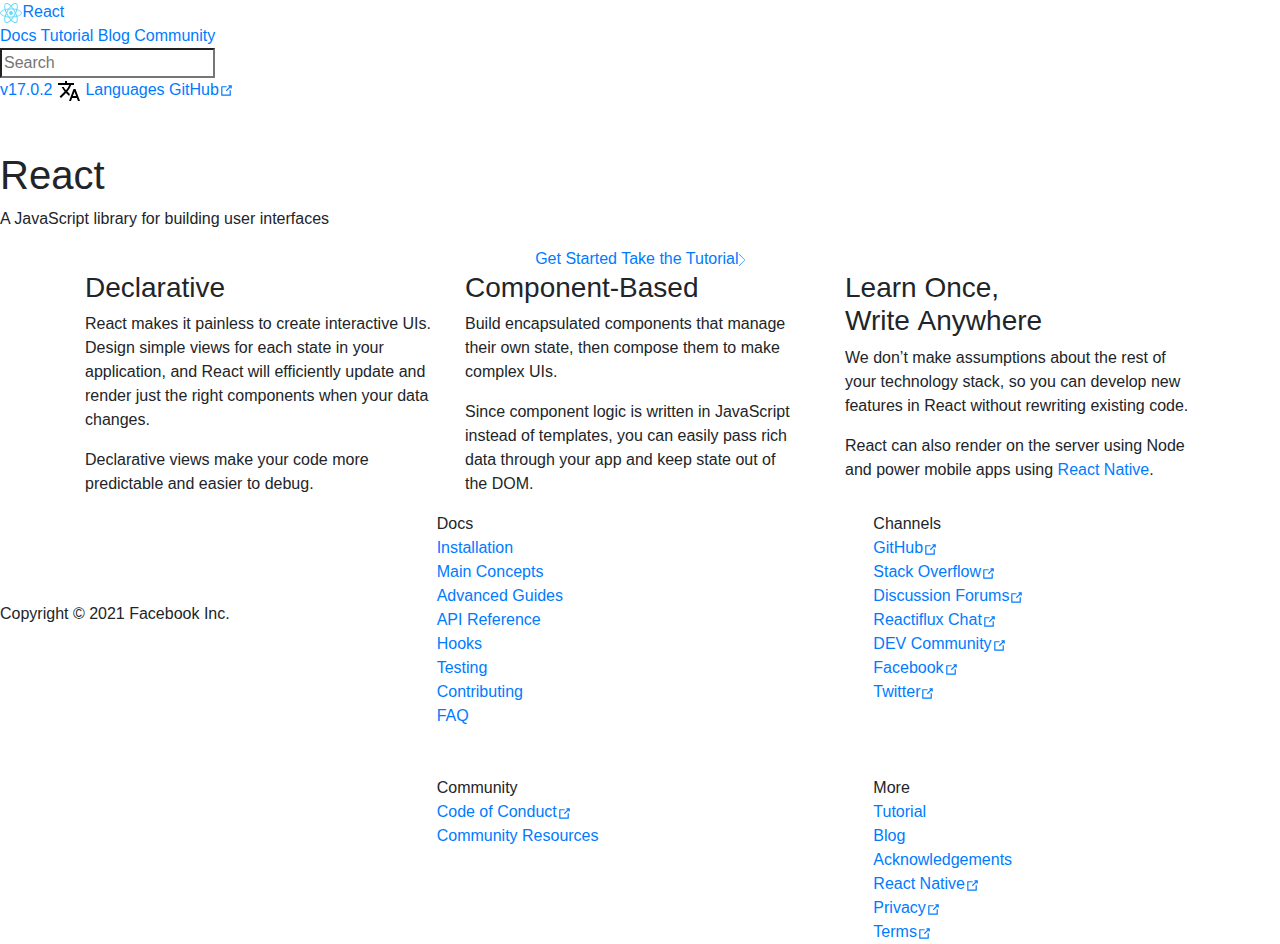
<file: index.html>
<!DOCTYPE html>
<html lang="en">

<head>
    <meta charset="UTF-8">
    <meta http-equiv="X-UA-Compatible" content="IE=edge">
    <meta name="viewport" content="width=device-width, initial-scale=1.0">
    <!-- Latest compiled and minified CSS -->
    <link rel="stylesheet" href="https://maxcdn.bootstrapcdn.com/bootstrap/4.5.2/css/bootstrap.min.css">
    <link rel="stylesheet" href="D:\front-end projects\React\index.css">
    <!-- jQuery library -->
    <script src="https://ajax.googleapis.com/ajax/libs/jquery/3.5.1/jquery.min.js"></script>

    <!-- Popper JS -->
    <script src="https://cdnjs.cloudflare.com/ajax/libs/popper.js/1.16.0/umd/popper.min.js"></script>

    <!-- Latest compiled JavaScript -->
    <script src="https://maxcdn.bootstrapcdn.com/bootstrap/4.5.2/js/bootstrap.min.js"></script>
    <title>React JS</title>
</head>

<body>

    <header class="css-19rsoyj">
        <div class="css-tctv7l">
            <div class="css-iiezwn">
                <a aria-current="page" class="css-4ivotw" href="D:\front-end projects\React\index.html">
                    <img src="[data-uri]"
                        alt="" height="20"><span class="css-184keb2">React</span></a>
                <nav class="css-79txt3">
                    <a class=" css-hobwqm" href="D:\front-end projects\React\docs.html">Docs</a>
                    <a class="css-hobwqm"  href="D:\front-end projects\React\tutorial.html">Tutorial</a>
                    <a class="css-hobwqm" href="D:\front-end projects\React\blogs.html">Blog</a>
                    <a class="css-hobwqm" href="D:\front-end projects\React\community.html">Community</a></nav>

                <form class="css-7vmqep"><span class="algolia-autocomplete"
                        style="position: relative; display: inline-block; direction: ltr;"><input
                            id="algolia-doc-search" type="search" placeholder="Search" aria-label="Search docs"
                            class="css-7dpbpx ds-input" autocomplete="off" spellcheck="false" role="combobox"
                            aria-autocomplete="list" aria-expanded="false" aria-labelledby="algolia-doc-search"
                            aria-owns="algolia-autocomplete-listbox-4" dir="auto"
                            style="position: relative; vertical-align: top;">
                        <pre aria-hidden="true"
                            style="position: absolute; visibility: hidden; white-space: pre; font-size: 18px; font-style: normal; font-variant: normal; font-weight: 300; word-spacing: 0px; letter-spacing: normal; text-indent: 0px; text-rendering: auto; text-transform: none;"></pre>
                        <span class="ds-dropdown-menu" role="listbox" id="algolia-autocomplete-listbox-4"
                            style="position: absolute; top: 100%; z-index: 100; display: none; left: 0px; right: auto;">
                            <div class="ds-dataset-5"></div>
                        </span>
                    </span></form>

                <div class="css-nypjs8">
                    <a class="css-zvm479" href="/versions">v17.0.2</a>
                    <a class="css-1upvlu3" href="/languages">
                        <svg xmlns="http://www.w3.org/2000/svg" width="24" height="24" viewBox="0 0 24 24">
                            <path d="M0 0h24v24H0z" fill="none"></path>
                            <path
                                d=" M12.87 15.07l-2.54-2.51.03-.03c1.74-1.94 2.98-4.17 3.71-6.53H17V4h-7V2H8v2H1v1.99h11.17C11.5 7.92 10.44 9.75 9 11.35 8.07 10.32 7.3 9.19 6.69 8h-2c.73 1.63 1.73 3.17 2.98 4.56l-5.09 5.02L4 19l5-5 3.11 3.11.76-2.04zM18.5 10h-2L12 22h2l1.12-3h4.75L21 22h2l-4.5-12zm-2.62 7l1.62-4.33L19.12 17h-3.24z "
                                class="css-c4d79v"></path>
                        </svg> 
                        <span class="css-1rsw1pf">Languages</span></a>
                        <a href="https://github.com/facebook/react/" target="_blank" rel="noopener"
                        class="css-6oo1gu">GitHub<svg x="0px" y="0px" viewBox="0 0 100 100" width="15" height="15"
                            class="css-19vhmgv">
                            <path fill="currentColor" d="M18.8,85.1h56l0,0c2.2,0,4-1.8,4-4v-32h-8v28h-48v-48h28v-8h-32l0,
      0c-2.2,0-4,1.8-4,4v56C14.8,83.3,16.6,85.1,18.8,85.1z
    "></path>
                            <polygon fill="currentColor" points="
      45.7,48.7 51.3,54.3 77.2,28.5 77.2,37.2 85.2,37.2 85.2,14.9 62.8,
      14.9 62.8,22.9 71.5,22.9
      "></polygon>
                        </svg></a></div>
            </div>
        </div>
    </header>

    <div class="bg-img">
        <div class="inner">
            <br><br>
            <h1 class="css-159p4b7">React</h1>
            <p class="css-1s44ra">A JavaScript library for building user interfaces</p>

        </div>
        <div class="strt mx-auto text-center">
            <a class="strt-btn" href="/docs/getting-started.html">Get Started</a>
            <a class="tut" href="/tutorial/tutorial.html">Take the Tutorial<svg height="12"
                    xmlns="http://www.w3.org/2000/svg" viewBox="0 0 4.53657 8.69699" class="arrow">
                    <path d="
    M.18254,8.697a.18149.18149,0,0,1-.12886-.31034L4.09723,4.34126.05369.29954a.18149.18149,
    0,0,1,.2559-.2559L4.4838,4.21785a.18149.18149,0,0,1,0,.2559L.30958,8.648A.18149.18149,
    0,0,1,.18254,8.697Z
  " fill="currentColor"></path>
                </svg></a>
        </div>
    </div>


    <div class="div2">
        <div class="container">
            <div class="row">
                <div class="col-sm">
                    <h3 class="css-1xm4gxl">Declarative</h3>
                    <div>
                        <p>React makes it painless to create interactive UIs. Design simple views for each state in your
                            application, and React will efficiently update and render just the right components when
                            your
                            data changes.</p>
                        <p>Declarative views make your code more predictable and easier to debug.</p>
                    </div>
                </div>
                <div class="col-sm">
                    <h3 class="css-1xm4gxl">Component-Based</h3>
                    <div>
                        <p>Build encapsulated components that manage their own state, then compose them to make complex
                            UIs.</p>
                        <p>Since component logic is written in JavaScript instead of templates, you can easily pass rich
                            data through your app and keep state out of the&nbsp;DOM.</p>
                    </div>
                </div>
                <div class="col-sm">
                    <h3 class="css-1xm4gxl">Learn&nbsp;Once, Write&nbsp;Anywhere</h3>
                    <div>
                        <p>We don’t make assumptions about the rest of your technology stack, so you can develop new
                            features in React without rewriting existing code.</p>
                        <p>React can also render on the server using Node and power mobile apps using <a
                                href="https://reactnative.dev/" target="_blank" rel="nofollow noopener noreferrer">React
                                Native</a>.</p>
                    </div>
                </div>
            </div>
        </div>
    </div>

    <footer class="ft">
        <div class="css-tctv7l">
            <div class="css-17njq4x">
                <div class="row">
                    <div class="col-sm ft-part">
                        <section class="css-1tq073i"><a href="https://opensource.facebook.com/projects/" target="_blank"
                            rel="noopener"><img alt="Facebook Open Source"
                                src="[data-uri]"
                                class="css-1izr7si"></a>
                        <p class="css-1yy5aal">Copyright © 2021 Facebook Inc.</p>
                    </section>
                    </div>
                    <div class="col-sm ft-part">
                        <div class="css-1m3wp4q">
                            <div class="li-title">Docs</div>
                            
                           
                            <a class="css-8l81zy"
                                href="/docs/getting-started.html">Installation</a><br><a class="css-8l81zy"
                                href="/docs/hello-world.html">Main Concepts</a><br><a class="css-8l81zy"
                                href="/docs/accessibility.html">Advanced Guides</a><br><a class="css-8l81zy"
                                href="/docs/react-api.html">API Reference</a><br><a class="css-8l81zy"
                                href="/docs/hooks-intro.html">Hooks</a><br><a class="css-8l81zy"
                                href="/docs/testing.html">Testing</a><br><a class="css-8l81zy"
                                href="/docs/how-to-contribute.html">Contributing</a><br><a class="css-8l81zy"
                                href="/docs/faq-ajax.html">FAQ</a>
                            <br><br><br>
                                <div class="li-title">Community</div><a
                                href="https://github.com/facebook/react/blob/main/CODE_OF_CONDUCT.md"
                                class="css-8l81zy">Code of Conduct<svg x="0px" y="0px" viewBox="0 0 100 100" width="15"
                                    height="15" class="css-83uoqv">
                                    <path fill="currentColor" d="
        M18.8,85.1h56l0,0c2.2,0,4-1.8,4-4v-32h-8v28h-48v-48h28v-8h-32l0,
        0c-2.2,0-4,1.8-4,4v56C14.8,83.3,16.6,85.1,18.8,85.1z
      "></path>
                                    <polygon fill="currentColor" points="
        45.7,48.7 51.3,54.3 77.2,28.5 77.2,37.2 85.2,37.2 85.2,14.9 62.8,
        14.9 62.8,22.9 71.5,22.9
        "></polygon>
                                </svg></a><br><a class="css-8l81zy" href="/community/support.html">Community Resources</a>
                        </div>  
                        </div>
                    
                    <div class="col-sm ft-part">
                        <div class="css-1m3wp4q">
                            <div class="li-title">Channels</div><a href="https://github.com/facebook/react"
                                target="_blank" rel="noopener" class="css-8l81zy">GitHub<svg x="0px" y="0px"
                                    viewBox="0 0 100 100" width="15" height="15" class="css-83uoqv">
                                    <path fill="currentColor" d="
        M18.8,85.1h56l0,0c2.2,0,4-1.8,4-4v-32h-8v28h-48v-48h28v-8h-32l0,
        0c-2.2,0-4,1.8-4,4v56C14.8,83.3,16.6,85.1,18.8,85.1z
      "></path>
                                    <polygon fill="currentColor" points="
        45.7,48.7 51.3,54.3 77.2,28.5 77.2,37.2 85.2,37.2 85.2,14.9 62.8,
        14.9 62.8,22.9 71.5,22.9
        "></polygon>
                                </svg></a><br><a href="https://stackoverflow.com/questions/tagged/reactjs" target="_blank"
                                rel="noopener" class="css-8l81zy">Stack Overflow<svg x="0px" y="0px"
                                    viewBox="0 0 100 100" width="15" height="15" class="css-83uoqv">
                                    <path fill="currentColor" d="
        M18.8,85.1h56l0,0c2.2,0,4-1.8,4-4v-32h-8v28h-48v-48h28v-8h-32l0,
        0c-2.2,0-4,1.8-4,4v56C14.8,83.3,16.6,85.1,18.8,85.1z
      "></path>
                                    <polygon fill="currentColor" points="
        45.7,48.7 51.3,54.3 77.2,28.5 77.2,37.2 85.2,37.2 85.2,14.9 62.8,
        14.9 62.8,22.9 71.5,22.9
        "></polygon>
                                </svg></a><br><a href="https://reactjs.org/community/support.html#popular-discussion-forums"
                                target="_blank" rel="noopener" class="css-8l81zy">Discussion Forums<svg x="0px" y="0px"
                                    viewBox="0 0 100 100" width="15" height="15" class="css-83uoqv">
                                    <path fill="currentColor" d="
        M18.8,85.1h56l0,0c2.2,0,4-1.8,4-4v-32h-8v28h-48v-48h28v-8h-32l0,
        0c-2.2,0-4,1.8-4,4v56C14.8,83.3,16.6,85.1,18.8,85.1z
      "></path>
                                    <polygon fill="currentColor" points="
        45.7,48.7 51.3,54.3 77.2,28.5 77.2,37.2 85.2,37.2 85.2,14.9 62.8,
        14.9 62.8,22.9 71.5,22.9
        "></polygon>
                                </svg></a><br><a href="https://discord.gg/reactiflux" target="_blank" rel="noopener"
                                class="css-8l81zy">Reactiflux Chat<svg x="0px" y="0px" viewBox="0 0 100 100" width="15"
                                    height="15" class="css-83uoqv">
                                    <path fill="currentColor" d="
        M18.8,85.1h56l0,0c2.2,0,4-1.8,4-4v-32h-8v28h-48v-48h28v-8h-32l0,
        0c-2.2,0-4,1.8-4,4v56C14.8,83.3,16.6,85.1,18.8,85.1z
      "></path>
                                    <polygon fill="currentColor" points="
        45.7,48.7 51.3,54.3 77.2,28.5 77.2,37.2 85.2,37.2 85.2,14.9 62.8,
        14.9 62.8,22.9 71.5,22.9
        "></polygon>
                                </svg></a><br><a href="https://dev.to/t/react" target="_blank" rel="noopener"
                                class="css-8l81zy">DEV Community<svg x="0px" y="0px" viewBox="0 0 100 100" width="15"
                                    height="15" class="css-83uoqv">
                                    <path fill="currentColor" d="
        M18.8,85.1h56l0,0c2.2,0,4-1.8,4-4v-32h-8v28h-48v-48h28v-8h-32l0,
        0c-2.2,0-4,1.8-4,4v56C14.8,83.3,16.6,85.1,18.8,85.1z
      "></path>
                                    <polygon fill="currentColor" points="
        45.7,48.7 51.3,54.3 77.2,28.5 77.2,37.2 85.2,37.2 85.2,14.9 62.8,
        14.9 62.8,22.9 71.5,22.9
        "></polygon>
                                </svg></a><br><a href="https://www.facebook.com/react" target="_blank" rel="noopener"
                                class="css-8l81zy">Facebook<svg x="0px" y="0px" viewBox="0 0 100 100" width="15"
                                    height="15" class="css-83uoqv">
                                    <path fill="currentColor" d="
        M18.8,85.1h56l0,0c2.2,0,4-1.8,4-4v-32h-8v28h-48v-48h28v-8h-32l0,
        0c-2.2,0-4,1.8-4,4v56C14.8,83.3,16.6,85.1,18.8,85.1z
      "></path>
                                    <polygon fill="currentColor" points="
        45.7,48.7 51.3,54.3 77.2,28.5 77.2,37.2 85.2,37.2 85.2,14.9 62.8,
        14.9 62.8,22.9 71.5,22.9
        "></polygon>
                                </svg></a><br><a href="https://twitter.com/reactjs" target="_blank" rel="noopener"
                                class="css-8l81zy">Twitter<svg x="0px" y="0px" viewBox="0 0 100 100" width="15"
                                    height="15" class="css-83uoqv">
                                    <path fill="currentColor" d="
        M18.8,85.1h56l0,0c2.2,0,4-1.8,4-4v-32h-8v28h-48v-48h28v-8h-32l0,
        0c-2.2,0-4,1.8-4,4v56C14.8,83.3,16.6,85.1,18.8,85.1z
      "></path>
                                    <polygon fill="currentColor" points="
        45.7,48.7 51.3,54.3 77.2,28.5 77.2,37.2 85.2,37.2 85.2,14.9 62.8,
        14.9 62.8,22.9 71.5,22.9
        "></polygon>
                                </svg></a>
                       
                       
                            </div>
                            <br><br><br>
                            <div class="li-title">More</div><a class="css-8l81zy"
                            href="/tutorial/tutorial.html">Tutorial</a><br><a class="css-8l81zy" href="/blog">Blog</a><br><a
                            class="css-8l81zy" href="/acknowledgements.html">Acknowledgements</a><br><a
                            href="https://reactnative.dev/" target="_blank" rel="noopener" class="css-8l81zy">React
                            Native<svg x="0px" y="0px" viewBox="0 0 100 100" width="15" height="15"
                                class="css-83uoqv">
                                <path fill="currentColor" d="
    M18.8,85.1h56l0,0c2.2,0,4-1.8,4-4v-32h-8v28h-48v-48h28v-8h-32l0,
    0c-2.2,0-4,1.8-4,4v56C14.8,83.3,16.6,85.1,18.8,85.1z
  "></path>
                                <polygon fill="currentColor" points="
    45.7,48.7 51.3,54.3 77.2,28.5 77.2,37.2 85.2,37.2 85.2,14.9 62.8,
    14.9 62.8,22.9 71.5,22.9
    "></polygon>
                            </svg></a><br><a href="https://opensource.facebook.com/legal/privacy"
                            class="css-8l81zy">Privacy<svg x="0px" y="0px" viewBox="0 0 100 100" width="15"
                                height="15" class="css-83uoqv">
                                <path fill="currentColor" d="
    M18.8,85.1h56l0,0c2.2,0,4-1.8,4-4v-32h-8v28h-48v-48h28v-8h-32l0,
    0c-2.2,0-4,1.8-4,4v56C14.8,83.3,16.6,85.1,18.8,85.1z
  "></path>
                                <polygon fill="currentColor" points="
    45.7,48.7 51.3,54.3 77.2,28.5 77.2,37.2 85.2,37.2 85.2,14.9 62.8,
    14.9 62.8,22.9 71.5,22.9
    "></polygon>
                            </svg></a><br><a href="https://opensource.facebook.com/legal/terms"
                            class="css-8l81zy">Terms<svg x="0px" y="0px" viewBox="0 0 100 100" width="15"
                                height="15" class="css-83uoqv">
                                <path fill="currentColor" d="
    M18.8,85.1h56l0,0c2.2,0,4-1.8,4-4v-32h-8v28h-48v-48h28v-8h-32l0,
    0c-2.2,0-4,1.8-4,4v56C14.8,83.3,16.6,85.1,18.8,85.1z
  "></path>
                                <polygon fill="currentColor" points="
    45.7,48.7 51.3,54.3 77.2,28.5 77.2,37.2 85.2,37.2 85.2,14.9 62.8,
    14.9 62.8,22.9 71.5,22.9
    "></polygon>
                            </svg></a>
                    </div>
                    </div>

                </div>
                    
                       
                
            </div>
        </div>
    </footer>
</body>

</html>
</file>
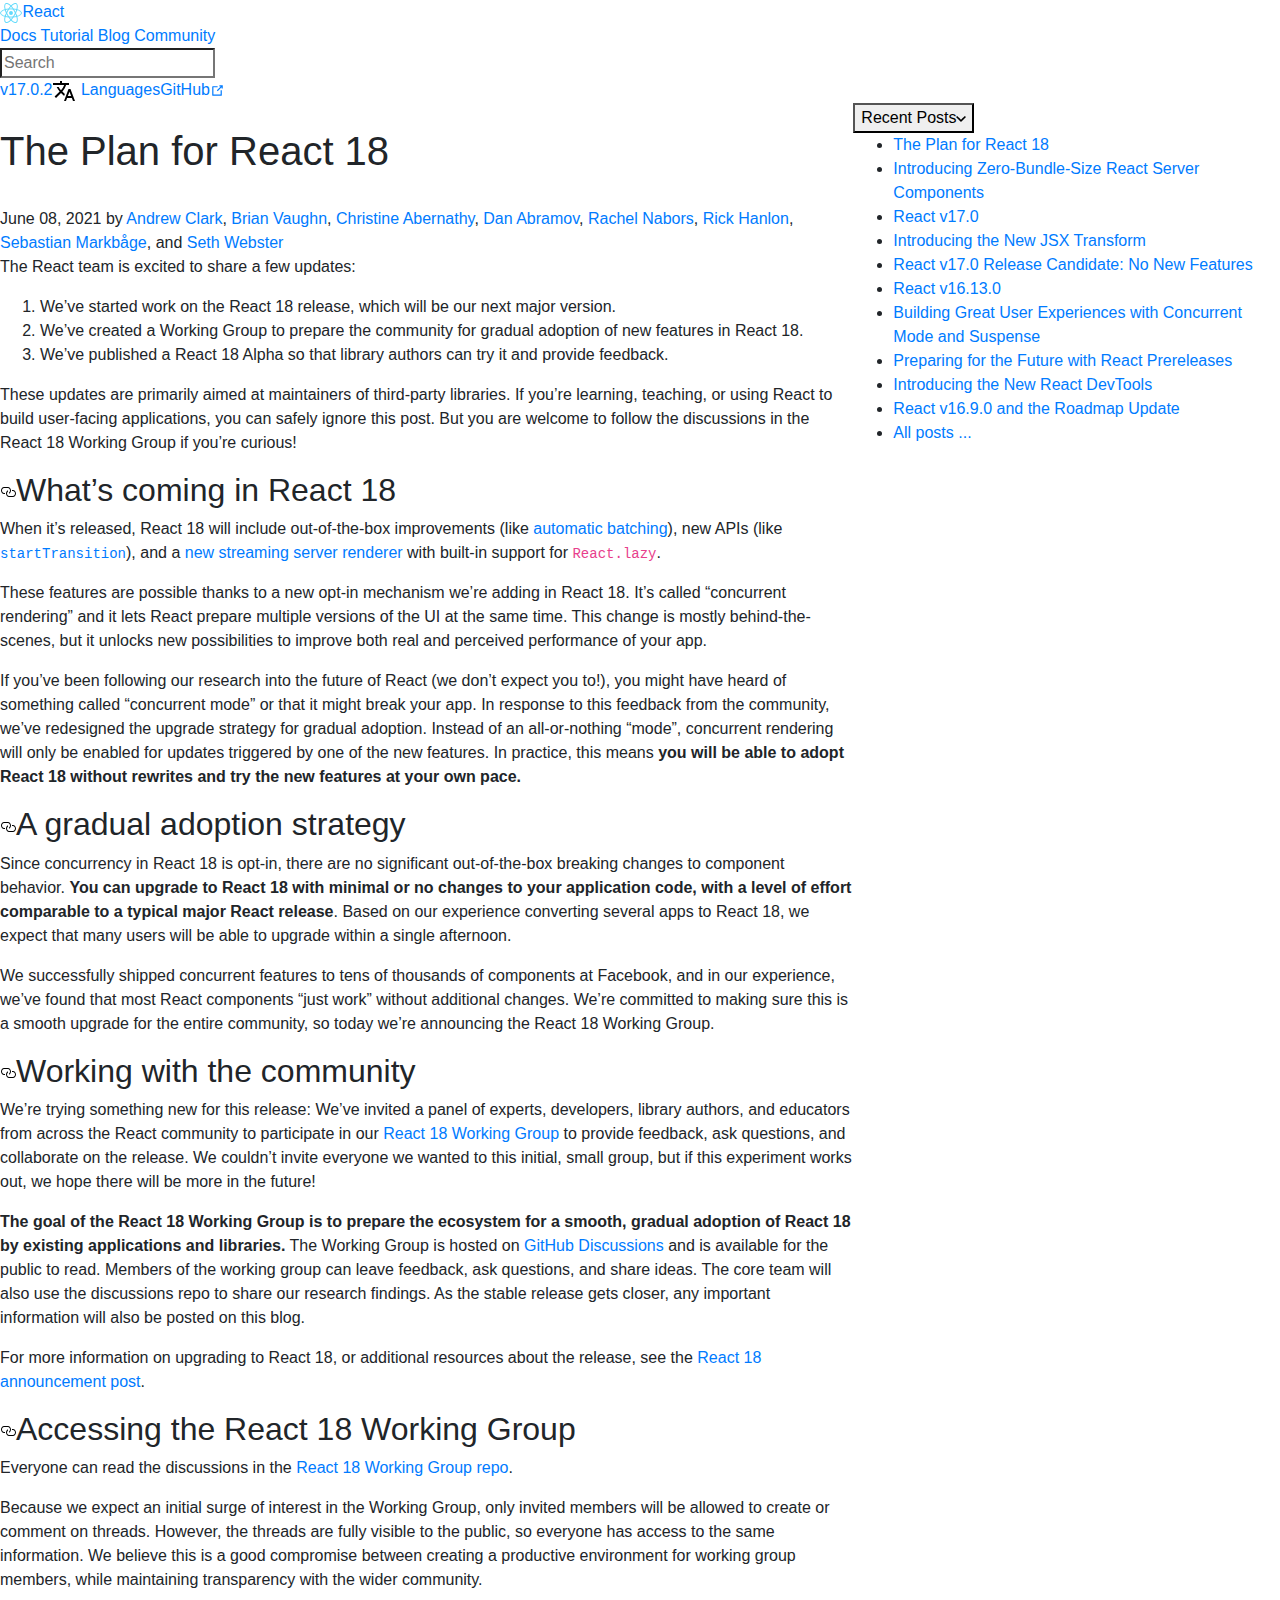
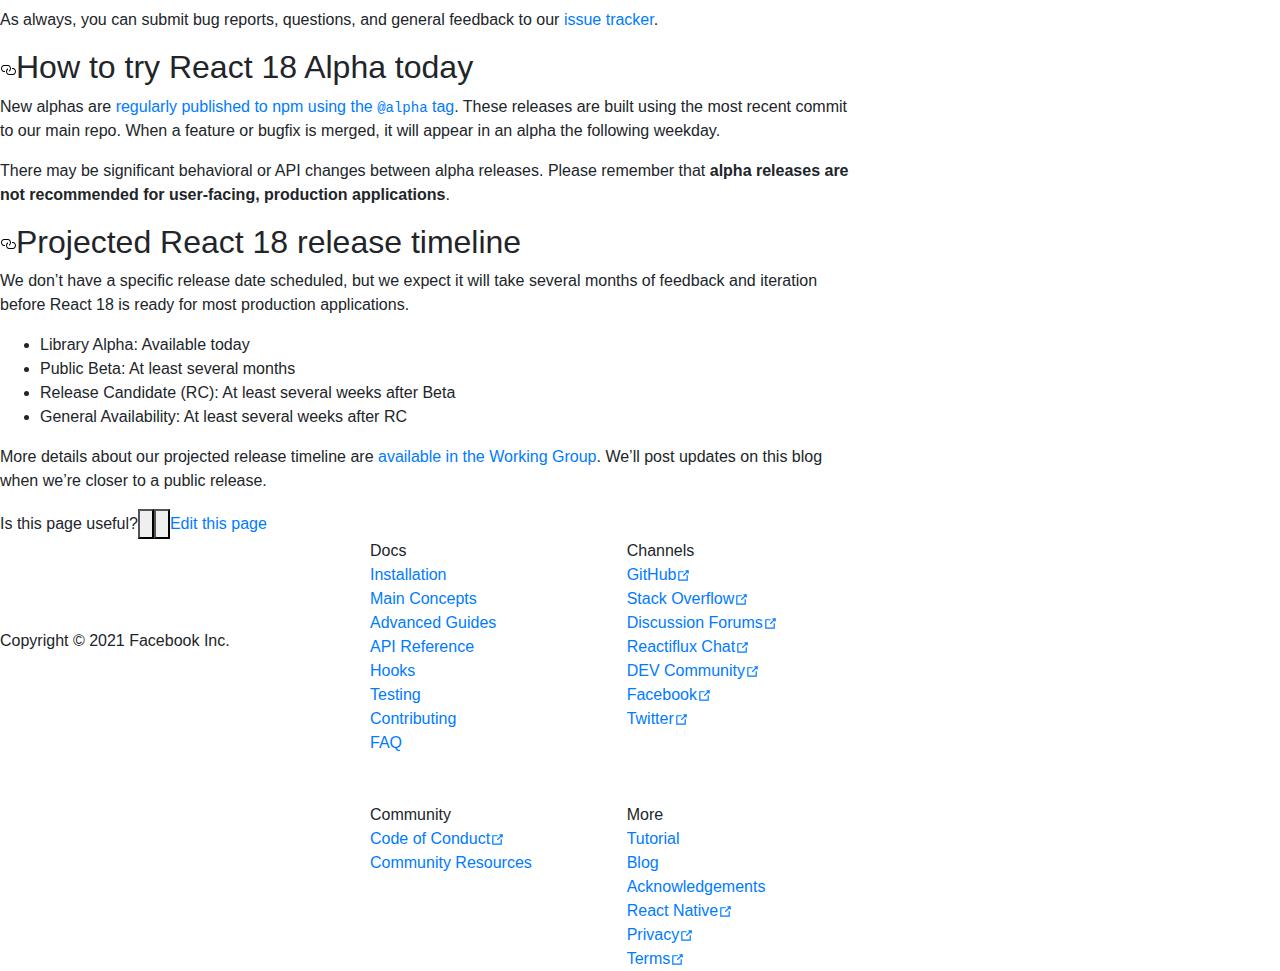
<file: blogs.html>
<!DOCTYPE html>
<html lang="en">

<head>
    <meta charset="UTF-8">
    <meta http-equiv="X-UA-Compatible" content="IE=edge">
    <meta name="viewport" content="width=device-width, initial-scale=1.0">
    <!-- Latest compiled and minified CSS -->
    <link rel="stylesheet" href="https://maxcdn.bootstrapcdn.com/bootstrap/4.5.2/css/bootstrap.min.css">
    <link rel="stylesheet" href="D:\front-end projects\React\index.css">
    <link rel="stylesheet" href="D:\front-end projects\React\docs.css">
    <link rel="stylesheet" href="D:\front-end projects\React\tutorial.css">
    <script src="https://cdn.jsdelivr.net/npm/jquery@3.5.1/dist/jquery.slim.min.js"
        integrity="sha384-DfXdz2htPH0lsSSs5nCTpuj/zy4C+OGpamoFVy38MVBnE+IbbVYUew+OrCXaRkfj"
        crossorigin="anonymous"></script>
    <!-- jQuery library -->
    <script src="https://ajax.googleapis.com/ajax/libs/jquery/3.5.1/jquery.min.js"></script>

    <!-- Popper JS -->
    <script src="https://cdnjs.cloudflare.com/ajax/libs/popper.js/1.16.0/umd/popper.min.js"></script>

    <!-- Latest compiled JavaScript -->
    <script src="https://maxcdn.bootstrapcdn.com/bootstrap/4.5.2/js/bootstrap.min.js"></script>
    <title>React JS</title>


</head>

<body>


    <!-- navbar -->
    <header class="css-19rsoyj">
        <div class="css-tctv7l">
            <div class="css-iiezwn">
                <a class="css-4ivotw" href="D:\front-end projects\React\index.html">
                    <img src="[data-uri]"
                        alt="" height="20"><span class="css-184keb2">React</span></a>
                <nav class="css-79txt3">
                    <a class="css-hobwqm" href="D:\front-end projects\React\docs.html">
                        Docs</a>
                    <a class="css-hobwqm" href="D:\front-end projects\React\tutorial.html">Tutorial</a>
                    <a aria-current="page" class="css-li68ai" href="D:\front-end projects\React\blogs.html">Blog<span
                            class="css-2y24fj"></span></a>
                    <a class="css-hobwqm" href="D:\front-end projects\React\community.html">Community</a>
                </nav>


                <form class="css-7vmqep"><span class="algolia-autocomplete"
                        style="position: relative; display: inline-block; direction: ltr;"><input
                            id="algolia-doc-search" type="search" placeholder="Search" aria-label="Search docs"
                            class="css-7dpbpx ds-input" autocomplete="off" spellcheck="false" role="combobox"
                            aria-autocomplete="list" aria-expanded="false" aria-labelledby="algolia-doc-search"
                            aria-owns="algolia-autocomplete-listbox-4" dir="auto"
                            style="position: relative; vertical-align: top;">
                        <pre aria-hidden="true"
                            style="position: absolute; visibility: hidden; white-space: pre; font-size: 18px; font-style: normal; font-variant: normal; font-weight: 300; word-spacing: 0px; letter-spacing: normal; text-indent: 0px; text-rendering: auto; text-transform: none;"></pre>
                        <span class="ds-dropdown-menu" role="listbox" id="algolia-autocomplete-listbox-4"
                            style="position: absolute; top: 100%; z-index: 100; display: none; left: 0px; right: auto;">
                            <div class="ds-dataset-5"></div>
                        </span>
                    </span></form>
                <div class="css-nypjs8"><a class="css-zvm479" href="/versions">v17.0.2</a><a class="css-1upvlu3"
                        href="/languages"><svg xmlns="http://www.w3.org/2000/svg" width="24" height="24"
                            viewBox="0 0 24 24">
                            <path d="M0 0h24v24H0z" fill="none"></path>
                            <path
                                d=" M12.87 15.07l-2.54-2.51.03-.03c1.74-1.94 2.98-4.17 3.71-6.53H17V4h-7V2H8v2H1v1.99h11.17C11.5 7.92 10.44 9.75 9 11.35 8.07 10.32 7.3 9.19 6.69 8h-2c.73 1.63 1.73 3.17 2.98 4.56l-5.09 5.02L4 19l5-5 3.11 3.11.76-2.04zM18.5 10h-2L12 22h2l1.12-3h4.75L21 22h2l-4.5-12zm-2.62 7l1.62-4.33L19.12 17h-3.24z "
                                class="css-c4d79v"></path>
                        </svg> <span class="css-1rsw1pf">Languages</span></a><a
                        href="https://github.com/facebook/react/" target="_blank" rel="noopener"
                        class="css-6oo1gu">GitHub<svg x="0px" y="0px" viewBox="0 0 100 100" width="15" height="15"
                            class="css-19vhmgv">
                            <path fill="currentColor" d="M18.8,85.1h56l0,0c2.2,0,4-1.8,4-4v-32h-8v28h-48v-48h28v-8h-32l0,
      0c-2.2,0-4,1.8-4,4v56C14.8,83.3,16.6,85.1,18.8,85.1z
    "></path>
                            <polygon fill="currentColor" points="
      45.7,48.7 51.3,54.3 77.2,28.5 77.2,37.2 85.2,37.2 85.2,14.9 62.8,
      14.9 62.8,22.9 71.5,22.9
      "></polygon>
                        </svg></a></div>
            </div>
        </div>
    </header>


    <div class="row no-gutters">

        <!-- content -->
        <div class="col-8">
            <div class="main" data-bs-spy="scroll" data-bs-target="#navi">


                <article class="css-174qq1k">
                    <br>
                    <header class="css-hgc6lu">
                        <h1 class="css-c3aatb">The Plan for React 18</h1>
                    </header>
                    <br>
                    <div class="css-acl5jg">June 08, 2021 <span class="css-1glzrmu">by <a
                                href="https://twitter.com/acdlite" class="css-1hs4uiz">Andrew Clark</a><span>, </span><a
                                href="https://github.com/bvaughn" class="css-1hs4uiz">Brian Vaughn</a><span>, </span><a
                                href="https://twitter.com/abernathyca" class="css-1hs4uiz">Christine
                                Abernathy</a><span>, </span><a href="https://twitter.com/dan_abramov"
                                class="css-1hs4uiz">Dan Abramov</a><span>, </span><a
                                href="https://twitter.com/rachelnabors" class="css-1hs4uiz">Rachel Nabors</a><span>,
                            </span><a href="https://twitter.com/rickhanlonii" class="css-1hs4uiz">Rick Hanlon</a><span>,
                            </span><a href="https://twitter.com/sebmarkbage" class="css-1hs4uiz">Sebastian
                                Markbåge</a><span>, and </span><a href="https://twitter.com/sethwebster"
                                class="css-1hs4uiz">Seth Webster</a></span></div>
                    <div class="css-124oy3v">
                        <div class="css-15weewl">
                            <p class="first-line">The React team is excited to share a few updates:</p>
                            <ol>
                                <li>We’ve started work on the React 18 release, which will be our next major version.
                                </li>
                                <li>We’ve created a Working Group to prepare the community for gradual adoption of new
                                    features in React
                                    18.</li>
                                <li>We’ve published a React 18 Alpha so that library authors can try it and provide
                                    feedback.</li>
                            </ol>
                            <p>These updates are primarily aimed at maintainers of third-party libraries. If you’re
                                learning, teaching,
                                or using React to build user-facing applications, you can safely ignore this post. But
                                you are welcome
                                to follow the discussions in the React 18 Working Group if you’re curious!</p>
                            <h2 id="whats-coming-in-react-18"><a href="#whats-coming-in-react-18" aria-hidden=""
                                    class="anchor"><svg aria-hidden="true" height="16" version="1.1" viewBox="0 0 16 16"
                                        width="16">
                                        <path fill-rule="evenodd"
                                            d="M4 9h1v1H4c-1.5 0-3-1.69-3-3.5S2.55 3 4 3h4c1.45 0 3 1.69 3 3.5 0 1.41-.91 2.72-2 3.25V8.59c.58-.45 1-1.27 1-2.09C10 5.22 8.98 4 8 4H4c-.98 0-2 1.22-2 2.5S3 9 4 9zm9-3h-1v1h1c1 0 2 1.22 2 2.5S13.98 12 13 12H9c-.98 0-2-1.22-2-2.5 0-.83.42-1.64 1-2.09V6.25c-1.09.53-2 1.84-2 3.25C6 11.31 7.55 13 9 13h4c1.45 0 3-1.69 3-3.5S14.5 6 13 6z">
                                        </path>
                                    </svg></a>What’s coming in React 18</h2>
                            <p>When it’s released, React 18 will include out-of-the-box improvements (like <a
                                    href="https://github.com/reactwg/react-18/discussions/21" target="_blank"
                                    rel="nofollow noopener noreferrer">automatic batching</a>), new APIs (like <a
                                    href="https://github.com/reactwg/react-18/discussions/41" target="_blank"
                                    rel="nofollow noopener noreferrer"><code
                                        class="gatsby-code-text">startTransition</code></a>), and a
                                <a href="https://github.com/reactwg/react-18/discussions/37" target="_blank"
                                    rel="nofollow noopener noreferrer">new streaming server renderer</a> with built-in
                                support for <code class="gatsby-code-text">React.lazy</code>.
                            </p>
                            <p>These features are possible thanks to a new opt-in mechanism we’re adding in React 18.
                                It’s called
                                “concurrent rendering” and it lets React prepare multiple versions of the UI at the same
                                time. This
                                change is mostly behind-the-scenes, but it unlocks new possibilities to improve both
                                real and perceived
                                performance of your app.</p>
                            <p>If you’ve been following our research into the future of React (we don’t expect you to!),
                                you might have
                                heard of something called “concurrent mode” or that it might break your app. In response
                                to this
                                feedback from the community, we’ve redesigned the upgrade strategy for gradual adoption.
                                Instead of an
                                all-or-nothing “mode”, concurrent rendering will only be enabled for updates triggered
                                by one of the new
                                features. In practice, this means <strong>you will be able to adopt React 18 without
                                    rewrites and try
                                    the new features at your own pace.</strong></p>
                            <h2 id="a-gradual-adoption-strategy"><a href="#a-gradual-adoption-strategy" aria-hidden=""
                                    class="anchor"><svg aria-hidden="true" height="16" version="1.1" viewBox="0 0 16 16"
                                        width="16">
                                        <path fill-rule="evenodd"
                                            d="M4 9h1v1H4c-1.5 0-3-1.69-3-3.5S2.55 3 4 3h4c1.45 0 3 1.69 3 3.5 0 1.41-.91 2.72-2 3.25V8.59c.58-.45 1-1.27 1-2.09C10 5.22 8.98 4 8 4H4c-.98 0-2 1.22-2 2.5S3 9 4 9zm9-3h-1v1h1c1 0 2 1.22 2 2.5S13.98 12 13 12H9c-.98 0-2-1.22-2-2.5 0-.83.42-1.64 1-2.09V6.25c-1.09.53-2 1.84-2 3.25C6 11.31 7.55 13 9 13h4c1.45 0 3-1.69 3-3.5S14.5 6 13 6z">
                                        </path>
                                    </svg></a>A gradual adoption strategy</h2>
                            <p>Since concurrency in React 18 is opt-in, there are no significant out-of-the-box breaking
                                changes to
                                component behavior. <strong>You can upgrade to React 18 with minimal or no changes to
                                    your application
                                    code, with a level of effort comparable to a typical major React release</strong>.
                                Based on our
                                experience converting several apps to React 18, we expect that many users will be able
                                to upgrade within
                                a single afternoon.</p>
                            <p>We successfully shipped concurrent features to tens of thousands of components at
                                Facebook, and in our
                                experience, we’ve found that most React components “just work” without additional
                                changes. We’re
                                committed to making sure this is a smooth upgrade for the entire community, so today
                                we’re announcing
                                the React 18 Working Group.</p>
                            <h2 id="working-with-the-community"><a href="#working-with-the-community" aria-hidden=""
                                    class="anchor"><svg aria-hidden="true" height="16" version="1.1" viewBox="0 0 16 16"
                                        width="16">
                                        <path fill-rule="evenodd"
                                            d="M4 9h1v1H4c-1.5 0-3-1.69-3-3.5S2.55 3 4 3h4c1.45 0 3 1.69 3 3.5 0 1.41-.91 2.72-2 3.25V8.59c.58-.45 1-1.27 1-2.09C10 5.22 8.98 4 8 4H4c-.98 0-2 1.22-2 2.5S3 9 4 9zm9-3h-1v1h1c1 0 2 1.22 2 2.5S13.98 12 13 12H9c-.98 0-2-1.22-2-2.5 0-.83.42-1.64 1-2.09V6.25c-1.09.53-2 1.84-2 3.25C6 11.31 7.55 13 9 13h4c1.45 0 3-1.69 3-3.5S14.5 6 13 6z">
                                        </path>
                                    </svg></a>Working with the community</h2>
                            <p>We’re trying something new for this release: We’ve invited a panel of experts,
                                developers, library
                                authors, and educators from across the React community to participate in our <a
                                    href="https://github.com/reactwg/react-18" target="_blank"
                                    rel="nofollow noopener noreferrer">React
                                    18 Working Group</a> to provide feedback, ask questions, and collaborate on the
                                release. We couldn’t
                                invite everyone we wanted to this initial, small group, but if this experiment works
                                out, we hope there
                                will be more in the future!</p>
                            <p><strong>The goal of the React 18 Working Group is to prepare the ecosystem for a smooth,
                                    gradual adoption
                                    of React 18 by existing applications and libraries.</strong> The Working Group is
                                hosted on <a href="https://github.com/reactwg/react-18/discussions" target="_blank"
                                    rel="nofollow noopener noreferrer">GitHub Discussions</a> and is available for the
                                public to read.
                                Members of the working group can leave feedback, ask questions, and share ideas. The
                                core team will also
                                use the discussions repo to share our research findings. As the stable release gets
                                closer, any
                                important information will also be posted on this blog.</p>
                            <p>For more information on upgrading to React 18, or additional resources about the release,
                                see the <a href="https://github.com/reactwg/react-18/discussions/4" target="_blank"
                                    rel="nofollow noopener noreferrer">React 18 announcement post</a>.</p>
                            <h2 id="accessing-the-react-18-working-group"><a
                                    href="#accessing-the-react-18-working-group" aria-hidden="" class="anchor"><svg
                                        aria-hidden="true" height="16" version="1.1" viewBox="0 0 16 16" width="16">
                                        <path fill-rule="evenodd"
                                            d="M4 9h1v1H4c-1.5 0-3-1.69-3-3.5S2.55 3 4 3h4c1.45 0 3 1.69 3 3.5 0 1.41-.91 2.72-2 3.25V8.59c.58-.45 1-1.27 1-2.09C10 5.22 8.98 4 8 4H4c-.98 0-2 1.22-2 2.5S3 9 4 9zm9-3h-1v1h1c1 0 2 1.22 2 2.5S13.98 12 13 12H9c-.98 0-2-1.22-2-2.5 0-.83.42-1.64 1-2.09V6.25c-1.09.53-2 1.84-2 3.25C6 11.31 7.55 13 9 13h4c1.45 0 3-1.69 3-3.5S14.5 6 13 6z">
                                        </path>
                                    </svg></a>Accessing the React 18 Working Group</h2>
                            <p>Everyone can read the discussions in the <a href="https://github.com/reactwg/react-18"
                                    target="_blank" rel="nofollow noopener noreferrer">React 18 Working Group repo</a>.
                            </p>
                            <p>Because we expect an initial surge of interest in the Working Group, only invited members
                                will be allowed
                                to create or comment on threads. However, the threads are fully visible to the public,
                                so everyone has
                                access to the same information. We believe this is a good compromise between creating a
                                productive
                                environment for working group members, while maintaining transparency with the wider
                                community.</p>
                            <p>As always, you can submit bug reports, questions, and general feedback to our <a
                                    href="https://github.com/facebook/react/issues" target="_blank"
                                    rel="nofollow noopener noreferrer">issue tracker</a>.</p>
                            <h2 id="how-to-try-react-18-alpha-today"><a href="#how-to-try-react-18-alpha-today"
                                    aria-hidden="" class="anchor"><svg aria-hidden="true" height="16" version="1.1"
                                        viewBox="0 0 16 16" width="16">
                                        <path fill-rule="evenodd"
                                            d="M4 9h1v1H4c-1.5 0-3-1.69-3-3.5S2.55 3 4 3h4c1.45 0 3 1.69 3 3.5 0 1.41-.91 2.72-2 3.25V8.59c.58-.45 1-1.27 1-2.09C10 5.22 8.98 4 8 4H4c-.98 0-2 1.22-2 2.5S3 9 4 9zm9-3h-1v1h1c1 0 2 1.22 2 2.5S13.98 12 13 12H9c-.98 0-2-1.22-2-2.5 0-.83.42-1.64 1-2.09V6.25c-1.09.53-2 1.84-2 3.25C6 11.31 7.55 13 9 13h4c1.45 0 3-1.69 3-3.5S14.5 6 13 6z">
                                        </path>
                                    </svg></a>How to try React 18 Alpha today</h2>
                            <p>New alphas are <a href="https://github.com/reactwg/react-18/discussions/9"
                                    target="_blank" rel="nofollow noopener noreferrer">regularly published to npm using
                                    the <code class="gatsby-code-text">@alpha</code> tag</a>. These releases are built
                                using the most recent
                                commit to our main repo. When a feature or bugfix is merged, it will appear in an alpha
                                the following
                                weekday.</p>
                            <p>There may be significant behavioral or API changes between alpha releases. Please
                                remember that
                                <strong>alpha releases are not recommended for user-facing, production
                                    applications</strong>.
                            </p>
                            <h2 id="projected-react-18-release-timeline"><a href="#projected-react-18-release-timeline"
                                    aria-hidden="" class="anchor"><svg aria-hidden="true" height="16" version="1.1"
                                        viewBox="0 0 16 16" width="16">
                                        <path fill-rule="evenodd"
                                            d="M4 9h1v1H4c-1.5 0-3-1.69-3-3.5S2.55 3 4 3h4c1.45 0 3 1.69 3 3.5 0 1.41-.91 2.72-2 3.25V8.59c.58-.45 1-1.27 1-2.09C10 5.22 8.98 4 8 4H4c-.98 0-2 1.22-2 2.5S3 9 4 9zm9-3h-1v1h1c1 0 2 1.22 2 2.5S13.98 12 13 12H9c-.98 0-2-1.22-2-2.5 0-.83.42-1.64 1-2.09V6.25c-1.09.53-2 1.84-2 3.25C6 11.31 7.55 13 9 13h4c1.45 0 3-1.69 3-3.5S14.5 6 13 6z">
                                        </path>
                                    </svg></a>Projected React 18 release timeline</h2>
                            <p>We don’t have a specific release date scheduled, but we expect it will take several
                                months of feedback
                                and iteration before React 18 is ready for most production applications.</p>
                            <ul>
                                <li>Library Alpha: Available today</li>
                                <li>Public Beta: At least several months</li>
                                <li>Release Candidate (RC): At least several weeks after Beta</li>
                                <li>General Availability: At least several weeks after RC</li>
                            </ul>
                            <p>More details about our projected release timeline are <a
                                    href="https://github.com/reactwg/react-18/discussions/9" target="_blank"
                                    rel="nofollow noopener noreferrer">available in the Working Group</a>. We’ll post
                                updates on this
                                blog when we’re closer to a public release.</p>
                        </div>
                        
                    </div>
                </article>
            </div>


            <div class="css-1m173d1"><span class="css-k7orbq"><span>Is this page useful?<button aria-label="Yes"
                            class="css-bbeeea"><svg focusable="false" xmlns="http://www.w3.org/2000/svg"
                                viewBox="0 0 81.13 89.76" class="css-15scox9">
                                <path
                                    d="M22.9 6a18.57 18.57 0 002.67 8.4 25.72 25.72 0 008.65 7.66c3.86 2 8.67 7.13 13.51 11 3.86 3.11 8.57 7.11 11.54 8.45s13.59.26 14.64 1.17c1.88 1.63 1.55 9-.11 15.25-1.61 5.86-5.96 10.55-6.48 16.86-.4 4.83-2.7 4.88-10.93 4.88h-1.35c-3.82 0-8.24 2.93-12.92 3.62a68 68 0 01-9.73.5c-3.57 0-7.86-.08-13.25-.08-3.56 0-4.71-1.83-4.71-4.48h8.42a3.51 3.51 0 000-7H12.28a2.89 2.89 0 01-2.88-2.88 1.91 1.91 0 01.77-1.78h16.46a3.51 3.51 0 000-7H12.29c-3.21 0-4.84-1.83-4.84-4a6.41 6.41 0 011.17-3.78h19.06a3.5 3.5 0 100-7H9.75A3.51 3.51 0 016 42.27a3.45 3.45 0 013.75-3.48h13.11c5.61 0 7.71-3 5.71-5.52-4.43-4.74-10.84-12.62-11-18.71-.15-6.51 2.6-7.83 5.36-8.56m0-6a6.18 6.18 0 00-1.53.2c-6.69 1.77-10 6.65-9.82 14.5.08 5.09 2.99 11.18 8.52 18.09H9.74a9.52 9.52 0 00-6.23 16.9 12.52 12.52 0 00-2.07 6.84 9.64 9.64 0 003.65 7.7 7.85 7.85 0 00-1.7 5.13 8.9 8.9 0 005.3 8.13 6 6 0 00-.26 1.76c0 6.37 4.2 10.48 10.71 10.48h13.25a73.75 73.75 0 0010.6-.56 35.89 35.89 0 007.58-2.18 17.83 17.83 0 014.48-1.34h1.35c4.69 0 7.79 0 10.5-1 3.85-1.44 6-4.59 6.41-9.38.2-2.46 1.42-4.85 2.84-7.62a41.3 41.3 0 003.42-8.13 48 48 0 001.59-10.79c.1-5.13-1-8.48-3.35-10.55-2.16-1.87-4.64-1.87-9.6-1.88a46.86 46.86 0 01-6.64-.29c-1.92-.94-5.72-4-8.51-6.3l-1.58-1.28c-1.6-1.3-3.27-2.79-4.87-4.23-3.33-3-6.47-5.79-9.61-7.45a20.2 20.2 0 01-6.43-5.53 12.44 12.44 0 01-1.72-5.36 6 6 0 00-6-5.86z">
                                </path>
                            </svg></button><button aria-label="No" class="css-8ypg2d"><svg
                                xmlns="http://www.w3.org/2000/svg" viewBox="0 0 81.13 89.76" class="css-shr7pv">
                                <path
                                    d="M22.9 6a18.57 18.57 0 002.67 8.4 25.72 25.72 0 008.65 7.66c3.86 2 8.67 7.13 13.51 11 3.86 3.11 8.57 7.11 11.54 8.45s13.59.26 14.64 1.17c1.88 1.63 1.55 9-.11 15.25-1.61 5.86-5.96 10.55-6.48 16.86-.4 4.83-2.7 4.88-10.93 4.88h-1.35c-3.82 0-8.24 2.93-12.92 3.62a68 68 0 01-9.73.5c-3.57 0-7.86-.08-13.25-.08-3.56 0-4.71-1.83-4.71-4.48h8.42a3.51 3.51 0 000-7H12.28a2.89 2.89 0 01-2.88-2.88 1.91 1.91 0 01.77-1.78h16.46a3.51 3.51 0 000-7H12.29c-3.21 0-4.84-1.83-4.84-4a6.41 6.41 0 011.17-3.78h19.06a3.5 3.5 0 100-7H9.75A3.51 3.51 0 016 42.27a3.45 3.45 0 013.75-3.48h13.11c5.61 0 7.71-3 5.71-5.52-4.43-4.74-10.84-12.62-11-18.71-.15-6.51 2.6-7.83 5.36-8.56m0-6a6.18 6.18 0 00-1.53.2c-6.69 1.77-10 6.65-9.82 14.5.08 5.09 2.99 11.18 8.52 18.09H9.74a9.52 9.52 0 00-6.23 16.9 12.52 12.52 0 00-2.07 6.84 9.64 9.64 0 003.65 7.7 7.85 7.85 0 00-1.7 5.13 8.9 8.9 0 005.3 8.13 6 6 0 00-.26 1.76c0 6.37 4.2 10.48 10.71 10.48h13.25a73.75 73.75 0 0010.6-.56 35.89 35.89 0 007.58-2.18 17.83 17.83 0 014.48-1.34h1.35c4.69 0 7.79 0 10.5-1 3.85-1.44 6-4.59 6.41-9.38.2-2.46 1.42-4.85 2.84-7.62a41.3 41.3 0 003.42-8.13 48 48 0 001.59-10.79c.1-5.13-1-8.48-3.35-10.55-2.16-1.87-4.64-1.87-9.6-1.88a46.86 46.86 0 01-6.64-.29c-1.92-.94-5.72-4-8.51-6.3l-1.58-1.28c-1.6-1.3-3.27-2.79-4.87-4.23-3.33-3-6.47-5.79-9.61-7.45a20.2 20.2 0 01-6.43-5.53 12.44 12.44 0 01-1.72-5.36 6 6 0 00-6-5.86z">
                                </path>
                            </svg></button></span></span><a
                    href="https://github.com/reactjs/reactjs.org/tree/main/content/docs/getting-started.md"
                    class="css-1epz0fh">Edit this page</a>
            </div>

            <footer class="ft">
                <div class="css-tctv7l">
                    <div class="css-17njq4x">
                        <div class="row">
                            <div class="col-sm ft-part">
                                <section class="css-1tq073i"><a href="https://opensource.facebook.com/projects/"
                                        target="_blank" rel="noopener"><img alt="Facebook Open Source"
                                            src="[data-uri]"
                                            class="css-1izr7si"></a>
                                    <p class="css-1yy5aal">Copyright © 2021 Facebook Inc.</p>
                                </section>
                            </div>
                            <div class="col-sm ft-part">
                                <div class="css-1m3wp4q">
                                    <div class="li-title">Docs</div>


                                    <a class="css-8l81zy" href="/docs/getting-started.html">Installation</a><br><a
                                        class="css-8l81zy" href="/docs/hello-world.html">Main Concepts</a><br><a
                                        class="css-8l81zy" href="/docs/accessibility.html">Advanced Guides</a><br><a
                                        class="css-8l81zy" href="/docs/react-api.html">API Reference</a><br><a
                                        class="css-8l81zy" href="/docs/hooks-intro.html">Hooks</a><br><a
                                        class="css-8l81zy" href="/docs/testing.html">Testing</a><br><a
                                        class="css-8l81zy" href="/docs/how-to-contribute.html">Contributing</a><br><a
                                        class="css-8l81zy" href="/docs/faq-ajax.html">FAQ</a>
                                    <br><br><br>
                                    <div class="li-title">Community</div><a
                                        href="https://github.com/facebook/react/blob/main/CODE_OF_CONDUCT.md"
                                        class="css-8l81zy">Code of Conduct<svg x="0px" y="0px" viewBox="0 0 100 100"
                                            width="15" height="15" class="css-83uoqv">
                                            <path fill="currentColor" d="
                M18.8,85.1h56l0,0c2.2,0,4-1.8,4-4v-32h-8v28h-48v-48h28v-8h-32l0,
                0c-2.2,0-4,1.8-4,4v56C14.8,83.3,16.6,85.1,18.8,85.1z
              "></path>
                                            <polygon fill="currentColor" points="
                45.7,48.7 51.3,54.3 77.2,28.5 77.2,37.2 85.2,37.2 85.2,14.9 62.8,
                14.9 62.8,22.9 71.5,22.9
                "></polygon>
                                        </svg></a><br><a class="css-8l81zy" href="/community/support.html">Community
                                        Resources</a>
                                </div>
                            </div>

                            <div class="col-sm ft-part">
                                <div class="css-1m3wp4q">
                                    <div class="li-title">Channels</div><a href="https://github.com/facebook/react"
                                        target="_blank" rel="noopener" class="css-8l81zy">GitHub<svg x="0px" y="0px"
                                            viewBox="0 0 100 100" width="15" height="15" class="css-83uoqv">
                                            <path fill="currentColor" d="
                M18.8,85.1h56l0,0c2.2,0,4-1.8,4-4v-32h-8v28h-48v-48h28v-8h-32l0,
                0c-2.2,0-4,1.8-4,4v56C14.8,83.3,16.6,85.1,18.8,85.1z
              "></path>
                                            <polygon fill="currentColor" points="
                45.7,48.7 51.3,54.3 77.2,28.5 77.2,37.2 85.2,37.2 85.2,14.9 62.8,
                14.9 62.8,22.9 71.5,22.9
                "></polygon>
                                        </svg></a><br><a href="https://stackoverflow.com/questions/tagged/reactjs"
                                        target="_blank" rel="noopener" class="css-8l81zy">Stack Overflow<svg x="0px"
                                            y="0px" viewBox="0 0 100 100" width="15" height="15" class="css-83uoqv">
                                            <path fill="currentColor" d="
                M18.8,85.1h56l0,0c2.2,0,4-1.8,4-4v-32h-8v28h-48v-48h28v-8h-32l0,
                0c-2.2,0-4,1.8-4,4v56C14.8,83.3,16.6,85.1,18.8,85.1z
              "></path>
                                            <polygon fill="currentColor" points="
                45.7,48.7 51.3,54.3 77.2,28.5 77.2,37.2 85.2,37.2 85.2,14.9 62.8,
                14.9 62.8,22.9 71.5,22.9
                "></polygon>
                                        </svg></a><br><a
                                        href="https://reactjs.org/community/support.html#popular-discussion-forums"
                                        target="_blank" rel="noopener" class="css-8l81zy">Discussion Forums<svg x="0px"
                                            y="0px" viewBox="0 0 100 100" width="15" height="15" class="css-83uoqv">
                                            <path fill="currentColor" d="
                M18.8,85.1h56l0,0c2.2,0,4-1.8,4-4v-32h-8v28h-48v-48h28v-8h-32l0,
                0c-2.2,0-4,1.8-4,4v56C14.8,83.3,16.6,85.1,18.8,85.1z
              "></path>
                                            <polygon fill="currentColor" points="
                45.7,48.7 51.3,54.3 77.2,28.5 77.2,37.2 85.2,37.2 85.2,14.9 62.8,
                14.9 62.8,22.9 71.5,22.9
                "></polygon>
                                        </svg></a><br><a href="https://discord.gg/reactiflux" target="_blank"
                                        rel="noopener" class="css-8l81zy">Reactiflux Chat<svg x="0px" y="0px"
                                            viewBox="0 0 100 100" width="15" height="15" class="css-83uoqv">
                                            <path fill="currentColor" d="
                M18.8,85.1h56l0,0c2.2,0,4-1.8,4-4v-32h-8v28h-48v-48h28v-8h-32l0,
                0c-2.2,0-4,1.8-4,4v56C14.8,83.3,16.6,85.1,18.8,85.1z
              "></path>
                                            <polygon fill="currentColor" points="
                45.7,48.7 51.3,54.3 77.2,28.5 77.2,37.2 85.2,37.2 85.2,14.9 62.8,
                14.9 62.8,22.9 71.5,22.9
                "></polygon>
                                        </svg></a><br><a href="https://dev.to/t/react" target="_blank" rel="noopener"
                                        class="css-8l81zy">DEV Community<svg x="0px" y="0px" viewBox="0 0 100 100"
                                            width="15" height="15" class="css-83uoqv">
                                            <path fill="currentColor" d="
                M18.8,85.1h56l0,0c2.2,0,4-1.8,4-4v-32h-8v28h-48v-48h28v-8h-32l0,
                0c-2.2,0-4,1.8-4,4v56C14.8,83.3,16.6,85.1,18.8,85.1z
              "></path>
                                            <polygon fill="currentColor" points="
                45.7,48.7 51.3,54.3 77.2,28.5 77.2,37.2 85.2,37.2 85.2,14.9 62.8,
                14.9 62.8,22.9 71.5,22.9
                "></polygon>
                                        </svg></a><br><a href="https://www.facebook.com/react" target="_blank"
                                        rel="noopener" class="css-8l81zy">Facebook<svg x="0px" y="0px"
                                            viewBox="0 0 100 100" width="15" height="15" class="css-83uoqv">
                                            <path fill="currentColor" d="
                M18.8,85.1h56l0,0c2.2,0,4-1.8,4-4v-32h-8v28h-48v-48h28v-8h-32l0,
                0c-2.2,0-4,1.8-4,4v56C14.8,83.3,16.6,85.1,18.8,85.1z
              "></path>
                                            <polygon fill="currentColor" points="
                45.7,48.7 51.3,54.3 77.2,28.5 77.2,37.2 85.2,37.2 85.2,14.9 62.8,
                14.9 62.8,22.9 71.5,22.9
                "></polygon>
                                        </svg></a><br><a href="https://twitter.com/reactjs" target="_blank"
                                        rel="noopener" class="css-8l81zy">Twitter<svg x="0px" y="0px"
                                            viewBox="0 0 100 100" width="15" height="15" class="css-83uoqv">
                                            <path fill="currentColor" d="
                M18.8,85.1h56l0,0c2.2,0,4-1.8,4-4v-32h-8v28h-48v-48h28v-8h-32l0,
                0c-2.2,0-4,1.8-4,4v56C14.8,83.3,16.6,85.1,18.8,85.1z
              "></path>
                                            <polygon fill="currentColor" points="
                45.7,48.7 51.3,54.3 77.2,28.5 77.2,37.2 85.2,37.2 85.2,14.9 62.8,
                14.9 62.8,22.9 71.5,22.9
                "></polygon>
                                        </svg></a>


                                </div>
                                <br><br><br>
                                <div class="li-title">More</div><a class="css-8l81zy"
                                    href="/tutorial/tutorial.html">Tutorial</a><br><a class="css-8l81zy"
                                    href="/blog">Blog</a><br><a class="css-8l81zy"
                                    href="/acknowledgements.html">Acknowledgements</a><br><a
                                    href="https://reactnative.dev/" target="_blank" rel="noopener"
                                    class="css-8l81zy">React
                                    Native<svg x="0px" y="0px" viewBox="0 0 100 100" width="15" height="15"
                                        class="css-83uoqv">
                                        <path fill="currentColor" d="
            M18.8,85.1h56l0,0c2.2,0,4-1.8,4-4v-32h-8v28h-48v-48h28v-8h-32l0,
            0c-2.2,0-4,1.8-4,4v56C14.8,83.3,16.6,85.1,18.8,85.1z
          "></path>
                                        <polygon fill="currentColor" points="
            45.7,48.7 51.3,54.3 77.2,28.5 77.2,37.2 85.2,37.2 85.2,14.9 62.8,
            14.9 62.8,22.9 71.5,22.9
            "></polygon>
                                    </svg></a><br><a href="https://opensource.facebook.com/legal/privacy"
                                    class="css-8l81zy">Privacy<svg x="0px" y="0px" viewBox="0 0 100 100" width="15"
                                        height="15" class="css-83uoqv">
                                        <path fill="currentColor" d="
            M18.8,85.1h56l0,0c2.2,0,4-1.8,4-4v-32h-8v28h-48v-48h28v-8h-32l0,
            0c-2.2,0-4,1.8-4,4v56C14.8,83.3,16.6,85.1,18.8,85.1z
          "></path>
                                        <polygon fill="currentColor" points="
            45.7,48.7 51.3,54.3 77.2,28.5 77.2,37.2 85.2,37.2 85.2,14.9 62.8,
            14.9 62.8,22.9 71.5,22.9
            "></polygon>
                                    </svg></a><br><a href="https://opensource.facebook.com/legal/terms"
                                    class="css-8l81zy">Terms<svg x="0px" y="0px" viewBox="0 0 100 100" width="15"
                                        height="15" class="css-83uoqv">
                                        <path fill="currentColor" d="
            M18.8,85.1h56l0,0c2.2,0,4-1.8,4-4v-32h-8v28h-48v-48h28v-8h-32l0,
            0c-2.2,0-4,1.8-4,4v56C14.8,83.3,16.6,85.1,18.8,85.1z
          "></path>
                                        <polygon fill="currentColor" points="
            45.7,48.7 51.3,54.3 77.2,28.5 77.2,37.2 85.2,37.2 85.2,14.9 62.8,
            14.9 62.8,22.9 71.5,22.9
            "></polygon>
                                    </svg></a>
                            </div>
                        </div>
                    </div>
                </div>
            </footer>
        </div>

        <!-- side nav -->
        <div class="col-4">
            <div class="side" id="navi">
                <div class="css-1sdm35g">
                    <div class="css-1d35tl3">
                        <nav class="css-7stz2q css-1aai96l">
                            <div><button aria-expanded="true" aria-controls="section_02978927435719987"
                                    class="drop-down">
                                    <div class="css-qa0wkv">Recent Posts<svg viewBox="0 0 926.23699 573.74994"
                                            version="1.1" x="0px" y="0px" width="10" height="10" class="css-1mwek35">
                                            <g transform="translate(904.92214,-879.1482)">
                                                <path d="
                    m -673.67664,1221.6502 -231.2455,-231.24803 55.6165,
                    -55.627 c 30.5891,-30.59485 56.1806,-55.627 56.8701,-55.627 0.6894,
                    0 79.8637,78.60862 175.9427,174.68583 l 174.6892,174.6858 174.6892,
                    -174.6858 c 96.079,-96.07721 175.253196,-174.68583 175.942696,
                    -174.68583 0.6895,0 26.281,25.03215 56.8701,
                    55.627 l 55.6165,55.627 -231.245496,231.24803 c -127.185,127.1864
                    -231.5279,231.248 -231.873,231.248 -0.3451,0 -104.688,
                    -104.0616 -231.873,-231.248 z
                  " fill="currentColor"></path>
                                            </g>
                                        </svg></div>
                                </button>
                                <ul id="section_02978927435719987" class="css-ts0qly">
                                    <li class="css-atv6j6"><a aria-current="page" class="css-1b7a3df"
                                            href="/blog/2021/06/08/the-plan-for-react-18.html"><span
                                                class="css-ifgy4z"></span>The Plan for React 18</a></li>
                                    <li class="css-atv6j6"><a class="css-19pur11"
                                            href="/blog/2020/12/21/data-fetching-with-react-server-components.html">Introducing
                                            Zero-Bundle-Size React Server Components</a></li>
                                    <li class="css-atv6j6"><a class="css-19pur11"
                                            href="/blog/2020/10/20/react-v17.html">React v17.0</a></li>
                                    <li class="css-atv6j6"><a class="css-19pur11"
                                            href="/blog/2020/09/22/introducing-the-new-jsx-transform.html">Introducing
                                            the New JSX Transform</a></li>
                                    <li class="css-atv6j6"><a class="css-19pur11"
                                            href="/blog/2020/08/10/react-v17-rc.html">React v17.0 Release Candidate: No
                                            New Features</a></li>
                                    <li class="css-atv6j6"><a class="css-19pur11"
                                            href="/blog/2020/02/26/react-v16.13.0.html">React v16.13.0</a></li>
                                    <li class="css-atv6j6"><a class="css-19pur11"
                                            href="/blog/2019/11/06/building-great-user-experiences-with-concurrent-mode-and-suspense.html">Building
                                            Great User Experiences with Concurrent Mode and Suspense</a></li>
                                    <li class="css-atv6j6"><a class="css-19pur11"
                                            href="/blog/2019/10/22/react-release-channels.html">Preparing for the Future
                                            with React Prereleases</a></li>
                                    <li class="css-atv6j6"><a class="css-19pur11"
                                            href="/blog/2019/08/15/new-react-devtools.html">Introducing the New React
                                            DevTools</a></li>
                                    <li class="css-atv6j6"><a class="css-19pur11"
                                            href="/blog/2019/08/08/react-v16.9.0.html">React v16.9.0 and the Roadmap
                                            Update</a></li>
                                    <li class="css-atv6j6"><a class="css-19pur11" href="/blog/all.html">All posts
                                            ...</a></li>
                                </ul>
                            </div>
                        </nav>
                    </div>
                </div>

            </div>
        </div>
    </div>

</body>

</html>
</file>
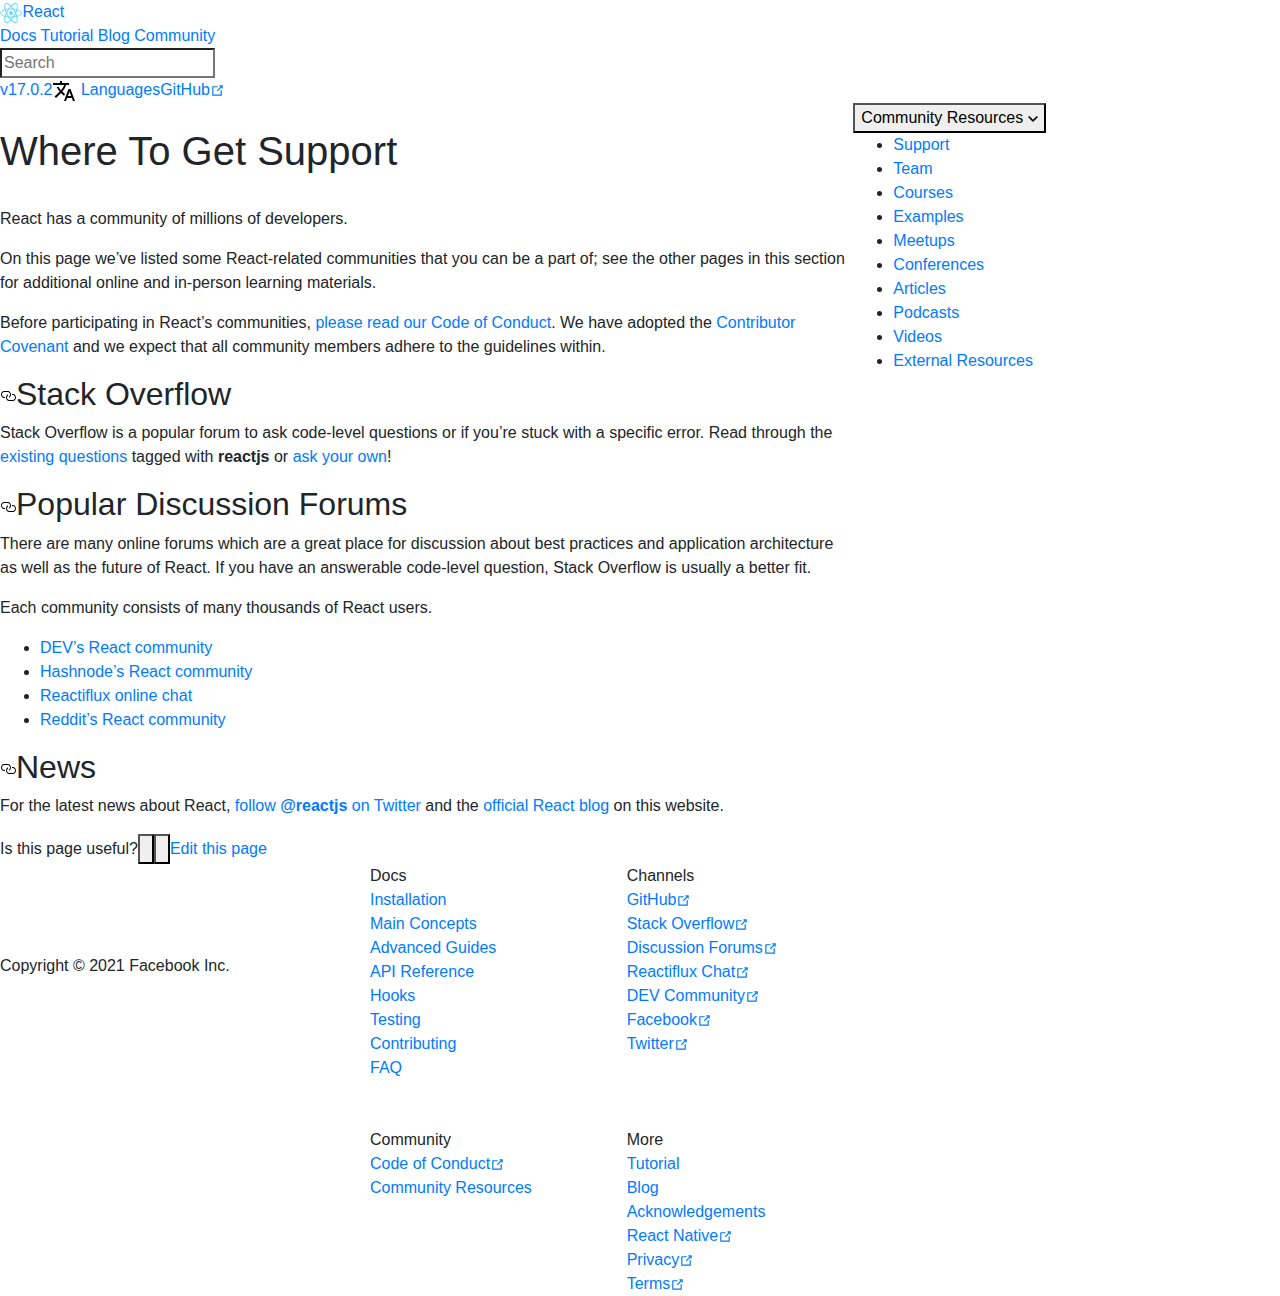
<file: community.html>
<!DOCTYPE html>
<html lang="en">

<head>
    <meta charset="UTF-8">
    <meta http-equiv="X-UA-Compatible" content="IE=edge">
    <meta name="viewport" content="width=device-width, initial-scale=1.0">
    <!-- Latest compiled and minified CSS -->
    <link rel="stylesheet" href="https://maxcdn.bootstrapcdn.com/bootstrap/4.5.2/css/bootstrap.min.css">
    <link rel="stylesheet" href="D:\front-end projects\React\index.css">
    <link rel="stylesheet" href="D:\front-end projects\React\docs.css">
    <link rel="stylesheet" href="D:\front-end projects\React\tutorial.css">
    <script src="https://cdn.jsdelivr.net/npm/jquery@3.5.1/dist/jquery.slim.min.js"
        integrity="sha384-DfXdz2htPH0lsSSs5nCTpuj/zy4C+OGpamoFVy38MVBnE+IbbVYUew+OrCXaRkfj"
        crossorigin="anonymous"></script>
    <!-- jQuery library -->
    <script src="https://ajax.googleapis.com/ajax/libs/jquery/3.5.1/jquery.min.js"></script>

    <!-- Popper JS -->
    <script src="https://cdnjs.cloudflare.com/ajax/libs/popper.js/1.16.0/umd/popper.min.js"></script>

    <!-- Latest compiled JavaScript -->
    <script src="https://maxcdn.bootstrapcdn.com/bootstrap/4.5.2/js/bootstrap.min.js"></script>
    <title>React JS</title>


</head>

<body>


    <!-- navbar -->
    <header class="css-19rsoyj">
        <div class="css-tctv7l">
            <div class="css-iiezwn">
                <a class="css-4ivotw" href="D:\front-end projects\React\index.html">
                    <img src="[data-uri]"
                        alt="" height="20"><span class="css-184keb2">React</span></a>
                <nav class="css-79txt3">
                    <a class="css-hobwqm" href="D:\front-end projects\React\docs.html">
                        Docs</a>
                    <a class="css-hobwqm" href="D:\front-end projects\React\tutorial.html">Tutorial</a>
                    <a aria-current="page" class="css-li68ai" href="D:\front-end projects\React\blogs.html">Blog<span
                            class="css-2y24fj"></span></a>
                    <a class="css-hobwqm" href="D:\front-end projects\React\community.html">Community</a>
                </nav>


                <form class="css-7vmqep"><span class="algolia-autocomplete"
                        style="position: relative; display: inline-block; direction: ltr;"><input
                            id="algolia-doc-search" type="search" placeholder="Search" aria-label="Search docs"
                            class="css-7dpbpx ds-input" autocomplete="off" spellcheck="false" role="combobox"
                            aria-autocomplete="list" aria-expanded="false" aria-labelledby="algolia-doc-search"
                            aria-owns="algolia-autocomplete-listbox-4" dir="auto"
                            style="position: relative; vertical-align: top;">
                        <pre aria-hidden="true"
                            style="position: absolute; visibility: hidden; white-space: pre; font-size: 18px; font-style: normal; font-variant: normal; font-weight: 300; word-spacing: 0px; letter-spacing: normal; text-indent: 0px; text-rendering: auto; text-transform: none;"></pre>
                        <span class="ds-dropdown-menu" role="listbox" id="algolia-autocomplete-listbox-4"
                            style="position: absolute; top: 100%; z-index: 100; display: none; left: 0px; right: auto;">
                            <div class="ds-dataset-5"></div>
                        </span>
                    </span></form>
                <div class="css-nypjs8"><a class="css-zvm479" href="/versions">v17.0.2</a><a class="css-1upvlu3"
                        href="/languages"><svg xmlns="http://www.w3.org/2000/svg" width="24" height="24"
                            viewBox="0 0 24 24">
                            <path d="M0 0h24v24H0z" fill="none"></path>
                            <path
                                d=" M12.87 15.07l-2.54-2.51.03-.03c1.74-1.94 2.98-4.17 3.71-6.53H17V4h-7V2H8v2H1v1.99h11.17C11.5 7.92 10.44 9.75 9 11.35 8.07 10.32 7.3 9.19 6.69 8h-2c.73 1.63 1.73 3.17 2.98 4.56l-5.09 5.02L4 19l5-5 3.11 3.11.76-2.04zM18.5 10h-2L12 22h2l1.12-3h4.75L21 22h2l-4.5-12zm-2.62 7l1.62-4.33L19.12 17h-3.24z "
                                class="css-c4d79v"></path>
                        </svg> <span class="css-1rsw1pf">Languages</span></a><a
                        href="https://github.com/facebook/react/" target="_blank" rel="noopener"
                        class="css-6oo1gu">GitHub<svg x="0px" y="0px" viewBox="0 0 100 100" width="15" height="15"
                            class="css-19vhmgv">
                            <path fill="currentColor" d="M18.8,85.1h56l0,0c2.2,0,4-1.8,4-4v-32h-8v28h-48v-48h28v-8h-32l0,
      0c-2.2,0-4,1.8-4,4v56C14.8,83.3,16.6,85.1,18.8,85.1z
    "></path>
                            <polygon fill="currentColor" points="
      45.7,48.7 51.3,54.3 77.2,28.5 77.2,37.2 85.2,37.2 85.2,14.9 62.8,
      14.9 62.8,22.9 71.5,22.9
      "></polygon>
                        </svg></a></div>
            </div>
        </div>
    </header>


    <div class="row no-gutters">

        <!-- content -->
        <div class="col-8">
            <div class="main" data-bs-spy="scroll" data-bs-target="#navi">

                <article class="css-174qq1k"><br>
                    <header class="css-hgc6lu">
                        <h1 class="css-c3aatb">Where To Get Support</h1>
                    </header><br>
                    <div class="css-124oy3v">
                        <div class="css-15weewl">
                            <p class="first-line">React has a community of millions of developers.</p>
                            <p>On this page we’ve listed some React-related communities that you can be a part of; see
                                the other pages in this section for additional online and in-person learning materials.
                            </p>
                            <p>Before participating in React’s communities, <a
                                    href="https://github.com/facebook/react/blob/main/CODE_OF_CONDUCT.md"
                                    target="_blank" rel="nofollow noopener noreferrer">please read our Code of
                                    Conduct</a>. We have adopted the <a href="https://www.contributor-covenant.org/"
                                    target="_blank" rel="nofollow noopener noreferrer">Contributor Covenant</a> and we
                                expect that all community members adhere to the guidelines within.</p>
                            <h2 id="stack-overflow"><a href="#stack-overflow" aria-hidden="" class="anchor"><svg
                                        aria-hidden="true" height="16" version="1.1" viewBox="0 0 16 16" width="16">
                                        <path fill-rule="evenodd"
                                            d="M4 9h1v1H4c-1.5 0-3-1.69-3-3.5S2.55 3 4 3h4c1.45 0 3 1.69 3 3.5 0 1.41-.91 2.72-2 3.25V8.59c.58-.45 1-1.27 1-2.09C10 5.22 8.98 4 8 4H4c-.98 0-2 1.22-2 2.5S3 9 4 9zm9-3h-1v1h1c1 0 2 1.22 2 2.5S13.98 12 13 12H9c-.98 0-2-1.22-2-2.5 0-.83.42-1.64 1-2.09V6.25c-1.09.53-2 1.84-2 3.25C6 11.31 7.55 13 9 13h4c1.45 0 3-1.69 3-3.5S14.5 6 13 6z">
                                        </path>
                                    </svg></a>Stack Overflow </h2>
                            <p>Stack Overflow is a popular forum to ask code-level questions or if you’re stuck with a
                                specific error. Read through the <a
                                    href="https://stackoverflow.com/questions/tagged/reactjs" target="_blank"
                                    rel="nofollow noopener noreferrer">existing questions</a> tagged with
                                <strong>reactjs</strong> or <a
                                    href="https://stackoverflow.com/questions/ask?tags=reactjs" target="_blank"
                                    rel="nofollow noopener noreferrer">ask your own</a>!
                            </p>
                            <h2 id="popular-discussion-forums"><a href="#popular-discussion-forums" aria-hidden=""
                                    class="anchor"><svg aria-hidden="true" height="16" version="1.1" viewBox="0 0 16 16"
                                        width="16">
                                        <path fill-rule="evenodd"
                                            d="M4 9h1v1H4c-1.5 0-3-1.69-3-3.5S2.55 3 4 3h4c1.45 0 3 1.69 3 3.5 0 1.41-.91 2.72-2 3.25V8.59c.58-.45 1-1.27 1-2.09C10 5.22 8.98 4 8 4H4c-.98 0-2 1.22-2 2.5S3 9 4 9zm9-3h-1v1h1c1 0 2 1.22 2 2.5S13.98 12 13 12H9c-.98 0-2-1.22-2-2.5 0-.83.42-1.64 1-2.09V6.25c-1.09.53-2 1.84-2 3.25C6 11.31 7.55 13 9 13h4c1.45 0 3-1.69 3-3.5S14.5 6 13 6z">
                                        </path>
                                    </svg></a>Popular Discussion Forums </h2>
                            <p>There are many online forums which are a great place for discussion about best practices
                                and application architecture as well as the future of React. If you have an answerable
                                code-level question, Stack Overflow is usually a better fit.</p>
                            <p>Each community consists of many thousands of React users.</p>
                            <ul>
                                <li><a href="https://dev.to/t/react" target="_blank"
                                        rel="nofollow noopener noreferrer">DEV’s React community</a></li>
                                <li><a href="https://hashnode.com/n/reactjs" target="_blank"
                                        rel="nofollow noopener noreferrer">Hashnode’s React community</a></li>
                                <li><a href="https://discord.gg/reactiflux" target="_blank"
                                        rel="nofollow noopener noreferrer">Reactiflux online chat</a></li>
                                <li><a href="https://www.reddit.com/r/reactjs/" target="_blank"
                                        rel="nofollow noopener noreferrer">Reddit’s React community</a></li>
                            </ul>
                            <h2 id="news"><a href="#news" aria-hidden="" class="anchor"><svg aria-hidden="true"
                                        height="16" version="1.1" viewBox="0 0 16 16" width="16">
                                        <path fill-rule="evenodd"
                                            d="M4 9h1v1H4c-1.5 0-3-1.69-3-3.5S2.55 3 4 3h4c1.45 0 3 1.69 3 3.5 0 1.41-.91 2.72-2 3.25V8.59c.58-.45 1-1.27 1-2.09C10 5.22 8.98 4 8 4H4c-.98 0-2 1.22-2 2.5S3 9 4 9zm9-3h-1v1h1c1 0 2 1.22 2 2.5S13.98 12 13 12H9c-.98 0-2-1.22-2-2.5 0-.83.42-1.64 1-2.09V6.25c-1.09.53-2 1.84-2 3.25C6 11.31 7.55 13 9 13h4c1.45 0 3-1.69 3-3.5S14.5 6 13 6z">
                                        </path>
                                    </svg></a>News </h2>
                            <p>For the latest news about React, <a href="https://twitter.com/reactjs" target="_blank"
                                    rel="nofollow noopener noreferrer">follow <strong>@reactjs</strong> on Twitter</a>
                                and the <a href="/blog/">official React blog</a> on this website.</p>
                        </div>

                    </div>
                </article>



            </div>


            <div class="css-1m173d1"><span class="css-k7orbq"><span>Is this page useful?<button aria-label="Yes"
                            class="css-bbeeea"><svg focusable="false" xmlns="http://www.w3.org/2000/svg"
                                viewBox="0 0 81.13 89.76" class="css-15scox9">
                                <path
                                    d="M22.9 6a18.57 18.57 0 002.67 8.4 25.72 25.72 0 008.65 7.66c3.86 2 8.67 7.13 13.51 11 3.86 3.11 8.57 7.11 11.54 8.45s13.59.26 14.64 1.17c1.88 1.63 1.55 9-.11 15.25-1.61 5.86-5.96 10.55-6.48 16.86-.4 4.83-2.7 4.88-10.93 4.88h-1.35c-3.82 0-8.24 2.93-12.92 3.62a68 68 0 01-9.73.5c-3.57 0-7.86-.08-13.25-.08-3.56 0-4.71-1.83-4.71-4.48h8.42a3.51 3.51 0 000-7H12.28a2.89 2.89 0 01-2.88-2.88 1.91 1.91 0 01.77-1.78h16.46a3.51 3.51 0 000-7H12.29c-3.21 0-4.84-1.83-4.84-4a6.41 6.41 0 011.17-3.78h19.06a3.5 3.5 0 100-7H9.75A3.51 3.51 0 016 42.27a3.45 3.45 0 013.75-3.48h13.11c5.61 0 7.71-3 5.71-5.52-4.43-4.74-10.84-12.62-11-18.71-.15-6.51 2.6-7.83 5.36-8.56m0-6a6.18 6.18 0 00-1.53.2c-6.69 1.77-10 6.65-9.82 14.5.08 5.09 2.99 11.18 8.52 18.09H9.74a9.52 9.52 0 00-6.23 16.9 12.52 12.52 0 00-2.07 6.84 9.64 9.64 0 003.65 7.7 7.85 7.85 0 00-1.7 5.13 8.9 8.9 0 005.3 8.13 6 6 0 00-.26 1.76c0 6.37 4.2 10.48 10.71 10.48h13.25a73.75 73.75 0 0010.6-.56 35.89 35.89 0 007.58-2.18 17.83 17.83 0 014.48-1.34h1.35c4.69 0 7.79 0 10.5-1 3.85-1.44 6-4.59 6.41-9.38.2-2.46 1.42-4.85 2.84-7.62a41.3 41.3 0 003.42-8.13 48 48 0 001.59-10.79c.1-5.13-1-8.48-3.35-10.55-2.16-1.87-4.64-1.87-9.6-1.88a46.86 46.86 0 01-6.64-.29c-1.92-.94-5.72-4-8.51-6.3l-1.58-1.28c-1.6-1.3-3.27-2.79-4.87-4.23-3.33-3-6.47-5.79-9.61-7.45a20.2 20.2 0 01-6.43-5.53 12.44 12.44 0 01-1.72-5.36 6 6 0 00-6-5.86z">
                                </path>
                            </svg></button><button aria-label="No" class="css-8ypg2d"><svg
                                xmlns="http://www.w3.org/2000/svg" viewBox="0 0 81.13 89.76" class="css-shr7pv">
                                <path
                                    d="M22.9 6a18.57 18.57 0 002.67 8.4 25.72 25.72 0 008.65 7.66c3.86 2 8.67 7.13 13.51 11 3.86 3.11 8.57 7.11 11.54 8.45s13.59.26 14.64 1.17c1.88 1.63 1.55 9-.11 15.25-1.61 5.86-5.96 10.55-6.48 16.86-.4 4.83-2.7 4.88-10.93 4.88h-1.35c-3.82 0-8.24 2.93-12.92 3.62a68 68 0 01-9.73.5c-3.57 0-7.86-.08-13.25-.08-3.56 0-4.71-1.83-4.71-4.48h8.42a3.51 3.51 0 000-7H12.28a2.89 2.89 0 01-2.88-2.88 1.91 1.91 0 01.77-1.78h16.46a3.51 3.51 0 000-7H12.29c-3.21 0-4.84-1.83-4.84-4a6.41 6.41 0 011.17-3.78h19.06a3.5 3.5 0 100-7H9.75A3.51 3.51 0 016 42.27a3.45 3.45 0 013.75-3.48h13.11c5.61 0 7.71-3 5.71-5.52-4.43-4.74-10.84-12.62-11-18.71-.15-6.51 2.6-7.83 5.36-8.56m0-6a6.18 6.18 0 00-1.53.2c-6.69 1.77-10 6.65-9.82 14.5.08 5.09 2.99 11.18 8.52 18.09H9.74a9.52 9.52 0 00-6.23 16.9 12.52 12.52 0 00-2.07 6.84 9.64 9.64 0 003.65 7.7 7.85 7.85 0 00-1.7 5.13 8.9 8.9 0 005.3 8.13 6 6 0 00-.26 1.76c0 6.37 4.2 10.48 10.71 10.48h13.25a73.75 73.75 0 0010.6-.56 35.89 35.89 0 007.58-2.18 17.83 17.83 0 014.48-1.34h1.35c4.69 0 7.79 0 10.5-1 3.85-1.44 6-4.59 6.41-9.38.2-2.46 1.42-4.85 2.84-7.62a41.3 41.3 0 003.42-8.13 48 48 0 001.59-10.79c.1-5.13-1-8.48-3.35-10.55-2.16-1.87-4.64-1.87-9.6-1.88a46.86 46.86 0 01-6.64-.29c-1.92-.94-5.72-4-8.51-6.3l-1.58-1.28c-1.6-1.3-3.27-2.79-4.87-4.23-3.33-3-6.47-5.79-9.61-7.45a20.2 20.2 0 01-6.43-5.53 12.44 12.44 0 01-1.72-5.36 6 6 0 00-6-5.86z">
                                </path>
                            </svg></button></span></span><a
                    href="https://github.com/reactjs/reactjs.org/tree/main/content/docs/getting-started.md"
                    class="css-1epz0fh">Edit this page</a>
            </div>

            <footer class="ft">
                <div class="css-tctv7l">
                    <div class="css-17njq4x">
                        <div class="row">
                            <div class="col-sm ft-part">
                                <section class="css-1tq073i"><a href="https://opensource.facebook.com/projects/"
                                        target="_blank" rel="noopener"><img alt="Facebook Open Source"
                                            src="[data-uri]"
                                            class="css-1izr7si"></a>
                                    <p class="css-1yy5aal">Copyright © 2021 Facebook Inc.</p>
                                </section>
                            </div>
                            <div class="col-sm ft-part">
                                <div class="css-1m3wp4q">
                                    <div class="li-title">Docs</div>


                                    <a class="css-8l81zy" href="/docs/getting-started.html">Installation</a><br><a
                                        class="css-8l81zy" href="/docs/hello-world.html">Main Concepts</a><br><a
                                        class="css-8l81zy" href="/docs/accessibility.html">Advanced Guides</a><br><a
                                        class="css-8l81zy" href="/docs/react-api.html">API Reference</a><br><a
                                        class="css-8l81zy" href="/docs/hooks-intro.html">Hooks</a><br><a
                                        class="css-8l81zy" href="/docs/testing.html">Testing</a><br><a
                                        class="css-8l81zy" href="/docs/how-to-contribute.html">Contributing</a><br><a
                                        class="css-8l81zy" href="/docs/faq-ajax.html">FAQ</a>
                                    <br><br><br>
                                    <div class="li-title">Community</div><a
                                        href="https://github.com/facebook/react/blob/main/CODE_OF_CONDUCT.md"
                                        class="css-8l81zy">Code of Conduct<svg x="0px" y="0px" viewBox="0 0 100 100"
                                            width="15" height="15" class="css-83uoqv">
                                            <path fill="currentColor" d="
                M18.8,85.1h56l0,0c2.2,0,4-1.8,4-4v-32h-8v28h-48v-48h28v-8h-32l0,
                0c-2.2,0-4,1.8-4,4v56C14.8,83.3,16.6,85.1,18.8,85.1z
              "></path>
                                            <polygon fill="currentColor" points="
                45.7,48.7 51.3,54.3 77.2,28.5 77.2,37.2 85.2,37.2 85.2,14.9 62.8,
                14.9 62.8,22.9 71.5,22.9
                "></polygon>
                                        </svg></a><br><a class="css-8l81zy" href="/community/support.html">Community
                                        Resources</a>
                                </div>
                            </div>

                            <div class="col-sm ft-part">
                                <div class="css-1m3wp4q">
                                    <div class="li-title">Channels</div><a href="https://github.com/facebook/react"
                                        target="_blank" rel="noopener" class="css-8l81zy">GitHub<svg x="0px" y="0px"
                                            viewBox="0 0 100 100" width="15" height="15" class="css-83uoqv">
                                            <path fill="currentColor" d="
                M18.8,85.1h56l0,0c2.2,0,4-1.8,4-4v-32h-8v28h-48v-48h28v-8h-32l0,
                0c-2.2,0-4,1.8-4,4v56C14.8,83.3,16.6,85.1,18.8,85.1z
              "></path>
                                            <polygon fill="currentColor" points="
                45.7,48.7 51.3,54.3 77.2,28.5 77.2,37.2 85.2,37.2 85.2,14.9 62.8,
                14.9 62.8,22.9 71.5,22.9
                "></polygon>
                                        </svg></a><br><a href="https://stackoverflow.com/questions/tagged/reactjs"
                                        target="_blank" rel="noopener" class="css-8l81zy">Stack Overflow<svg x="0px"
                                            y="0px" viewBox="0 0 100 100" width="15" height="15" class="css-83uoqv">
                                            <path fill="currentColor" d="
                M18.8,85.1h56l0,0c2.2,0,4-1.8,4-4v-32h-8v28h-48v-48h28v-8h-32l0,
                0c-2.2,0-4,1.8-4,4v56C14.8,83.3,16.6,85.1,18.8,85.1z
              "></path>
                                            <polygon fill="currentColor" points="
                45.7,48.7 51.3,54.3 77.2,28.5 77.2,37.2 85.2,37.2 85.2,14.9 62.8,
                14.9 62.8,22.9 71.5,22.9
                "></polygon>
                                        </svg></a><br><a
                                        href="https://reactjs.org/community/support.html#popular-discussion-forums"
                                        target="_blank" rel="noopener" class="css-8l81zy">Discussion Forums<svg x="0px"
                                            y="0px" viewBox="0 0 100 100" width="15" height="15" class="css-83uoqv">
                                            <path fill="currentColor" d="
                M18.8,85.1h56l0,0c2.2,0,4-1.8,4-4v-32h-8v28h-48v-48h28v-8h-32l0,
                0c-2.2,0-4,1.8-4,4v56C14.8,83.3,16.6,85.1,18.8,85.1z
              "></path>
                                            <polygon fill="currentColor" points="
                45.7,48.7 51.3,54.3 77.2,28.5 77.2,37.2 85.2,37.2 85.2,14.9 62.8,
                14.9 62.8,22.9 71.5,22.9
                "></polygon>
                                        </svg></a><br><a href="https://discord.gg/reactiflux" target="_blank"
                                        rel="noopener" class="css-8l81zy">Reactiflux Chat<svg x="0px" y="0px"
                                            viewBox="0 0 100 100" width="15" height="15" class="css-83uoqv">
                                            <path fill="currentColor" d="
                M18.8,85.1h56l0,0c2.2,0,4-1.8,4-4v-32h-8v28h-48v-48h28v-8h-32l0,
                0c-2.2,0-4,1.8-4,4v56C14.8,83.3,16.6,85.1,18.8,85.1z
              "></path>
                                            <polygon fill="currentColor" points="
                45.7,48.7 51.3,54.3 77.2,28.5 77.2,37.2 85.2,37.2 85.2,14.9 62.8,
                14.9 62.8,22.9 71.5,22.9
                "></polygon>
                                        </svg></a><br><a href="https://dev.to/t/react" target="_blank" rel="noopener"
                                        class="css-8l81zy">DEV Community<svg x="0px" y="0px" viewBox="0 0 100 100"
                                            width="15" height="15" class="css-83uoqv">
                                            <path fill="currentColor" d="
                M18.8,85.1h56l0,0c2.2,0,4-1.8,4-4v-32h-8v28h-48v-48h28v-8h-32l0,
                0c-2.2,0-4,1.8-4,4v56C14.8,83.3,16.6,85.1,18.8,85.1z
              "></path>
                                            <polygon fill="currentColor" points="
                45.7,48.7 51.3,54.3 77.2,28.5 77.2,37.2 85.2,37.2 85.2,14.9 62.8,
                14.9 62.8,22.9 71.5,22.9
                "></polygon>
                                        </svg></a><br><a href="https://www.facebook.com/react" target="_blank"
                                        rel="noopener" class="css-8l81zy">Facebook<svg x="0px" y="0px"
                                            viewBox="0 0 100 100" width="15" height="15" class="css-83uoqv">
                                            <path fill="currentColor" d="
                M18.8,85.1h56l0,0c2.2,0,4-1.8,4-4v-32h-8v28h-48v-48h28v-8h-32l0,
                0c-2.2,0-4,1.8-4,4v56C14.8,83.3,16.6,85.1,18.8,85.1z
              "></path>
                                            <polygon fill="currentColor" points="
                45.7,48.7 51.3,54.3 77.2,28.5 77.2,37.2 85.2,37.2 85.2,14.9 62.8,
                14.9 62.8,22.9 71.5,22.9
                "></polygon>
                                        </svg></a><br><a href="https://twitter.com/reactjs" target="_blank"
                                        rel="noopener" class="css-8l81zy">Twitter<svg x="0px" y="0px"
                                            viewBox="0 0 100 100" width="15" height="15" class="css-83uoqv">
                                            <path fill="currentColor" d="
                M18.8,85.1h56l0,0c2.2,0,4-1.8,4-4v-32h-8v28h-48v-48h28v-8h-32l0,
                0c-2.2,0-4,1.8-4,4v56C14.8,83.3,16.6,85.1,18.8,85.1z
              "></path>
                                            <polygon fill="currentColor" points="
                45.7,48.7 51.3,54.3 77.2,28.5 77.2,37.2 85.2,37.2 85.2,14.9 62.8,
                14.9 62.8,22.9 71.5,22.9
                "></polygon>
                                        </svg></a>


                                </div>
                                <br><br><br>
                                <div class="li-title">More</div><a class="css-8l81zy"
                                    href="/tutorial/tutorial.html">Tutorial</a><br><a class="css-8l81zy"
                                    href="/blog">Blog</a><br><a class="css-8l81zy"
                                    href="/acknowledgements.html">Acknowledgements</a><br><a
                                    href="https://reactnative.dev/" target="_blank" rel="noopener"
                                    class="css-8l81zy">React
                                    Native<svg x="0px" y="0px" viewBox="0 0 100 100" width="15" height="15"
                                        class="css-83uoqv">
                                        <path fill="currentColor" d="
            M18.8,85.1h56l0,0c2.2,0,4-1.8,4-4v-32h-8v28h-48v-48h28v-8h-32l0,
            0c-2.2,0-4,1.8-4,4v56C14.8,83.3,16.6,85.1,18.8,85.1z
          "></path>
                                        <polygon fill="currentColor" points="
            45.7,48.7 51.3,54.3 77.2,28.5 77.2,37.2 85.2,37.2 85.2,14.9 62.8,
            14.9 62.8,22.9 71.5,22.9
            "></polygon>
                                    </svg></a><br><a href="https://opensource.facebook.com/legal/privacy"
                                    class="css-8l81zy">Privacy<svg x="0px" y="0px" viewBox="0 0 100 100" width="15"
                                        height="15" class="css-83uoqv">
                                        <path fill="currentColor" d="
            M18.8,85.1h56l0,0c2.2,0,4-1.8,4-4v-32h-8v28h-48v-48h28v-8h-32l0,
            0c-2.2,0-4,1.8-4,4v56C14.8,83.3,16.6,85.1,18.8,85.1z
          "></path>
                                        <polygon fill="currentColor" points="
            45.7,48.7 51.3,54.3 77.2,28.5 77.2,37.2 85.2,37.2 85.2,14.9 62.8,
            14.9 62.8,22.9 71.5,22.9
            "></polygon>
                                    </svg></a><br><a href="https://opensource.facebook.com/legal/terms"
                                    class="css-8l81zy">Terms<svg x="0px" y="0px" viewBox="0 0 100 100" width="15"
                                        height="15" class="css-83uoqv">
                                        <path fill="currentColor" d="
            M18.8,85.1h56l0,0c2.2,0,4-1.8,4-4v-32h-8v28h-48v-48h28v-8h-32l0,
            0c-2.2,0-4,1.8-4,4v56C14.8,83.3,16.6,85.1,18.8,85.1z
          "></path>
                                        <polygon fill="currentColor" points="
            45.7,48.7 51.3,54.3 77.2,28.5 77.2,37.2 85.2,37.2 85.2,14.9 62.8,
            14.9 62.8,22.9 71.5,22.9
            "></polygon>
                                    </svg></a>
                            </div>
                        </div>
                    </div>
                </div>
            </footer>
        </div>

        <!-- side nav -->
        <div class="col-4">
            <div class="side" id="navi">
                <div class="css-1sdm35g">
                    <div class="css-1d35tl3">
                        <nav class="css-7stz2q css-1aai96l">
                            <div><button aria-expanded="true" aria-controls="section_031289930467367655"
                                    class="drop-down">
                                    <div class="css-qa0wkv">Community Resources
                                        <svg viewBox="0 0 926.23699 573.74994"
                                            version="1.1" x="0px" y="0px" width="10" height="10" class="css-1mwek35">
                                            <g transform="translate(904.92214,-879.1482)">
                                                <path d="
                                m -673.67664,1221.6502 -231.2455,-231.24803 55.6165,
                                -55.627 c 30.5891,-30.59485 56.1806,-55.627 56.8701,-55.627 0.6894,
                                0 79.8637,78.60862 175.9427,174.68583 l 174.6892,174.6858 174.6892,
                                -174.6858 c 96.079,-96.07721 175.253196,-174.68583 175.942696,
                                -174.68583 0.6895,0 26.281,25.03215 56.8701,
                                55.627 l 55.6165,55.627 -231.245496,231.24803 c -127.185,127.1864
                                -231.5279,231.248 -231.873,231.248 -0.3451,0 -104.688,
                                -104.0616 -231.873,-231.248 z
                              " fill="currentColor"></path>
                                            </g>
                                        </svg></div>
                                </button>
                                <ul id="section_031289930467367655" class="css-ts0qly">
                                    <li class="css-atv6j6"><a aria-current="page" class="css-1b7a3df"
                                            href="/community/support.html"><span class="css-ifgy4z"></span>Support</a>
                                    </li>
                                    <li class="css-atv6j6"><a class="css-19pur11" href="/community/team.html">Team</a>
                                    </li>
                                    <li class="css-atv6j6"><a class="css-19pur11"
                                            href="/community/courses.html">Courses</a></li>
                                    <li class="css-atv6j6"><a class="css-19pur11"
                                            href="/community/examples.html">Examples</a></li>
                                    <li class="css-atv6j6"><a class="css-19pur11"
                                            href="/community/meetups.html">Meetups</a></li>
                                    <li class="css-atv6j6"><a class="css-19pur11"
                                            href="/community/conferences.html">Conferences</a></li>
                                    <li class="css-atv6j6"><a class="css-19pur11"
                                            href="/community/articles.html">Articles</a></li>
                                    <li class="css-atv6j6"><a class="css-19pur11"
                                            href="/community/podcasts.html">Podcasts</a></li>
                                    <li class="css-atv6j6"><a class="css-19pur11"
                                            href="/community/videos.html">Videos</a></li>
                                    <li class="css-atv6j6"><a class="css-19pur11"
                                            href="/community/external-resources.html">External Resources</a></li>
                                </ul>
                            </div>
                        </nav>
                    </div>
                </div>

            </div>
        </div>
    </div>

</body>

</html>
</file>
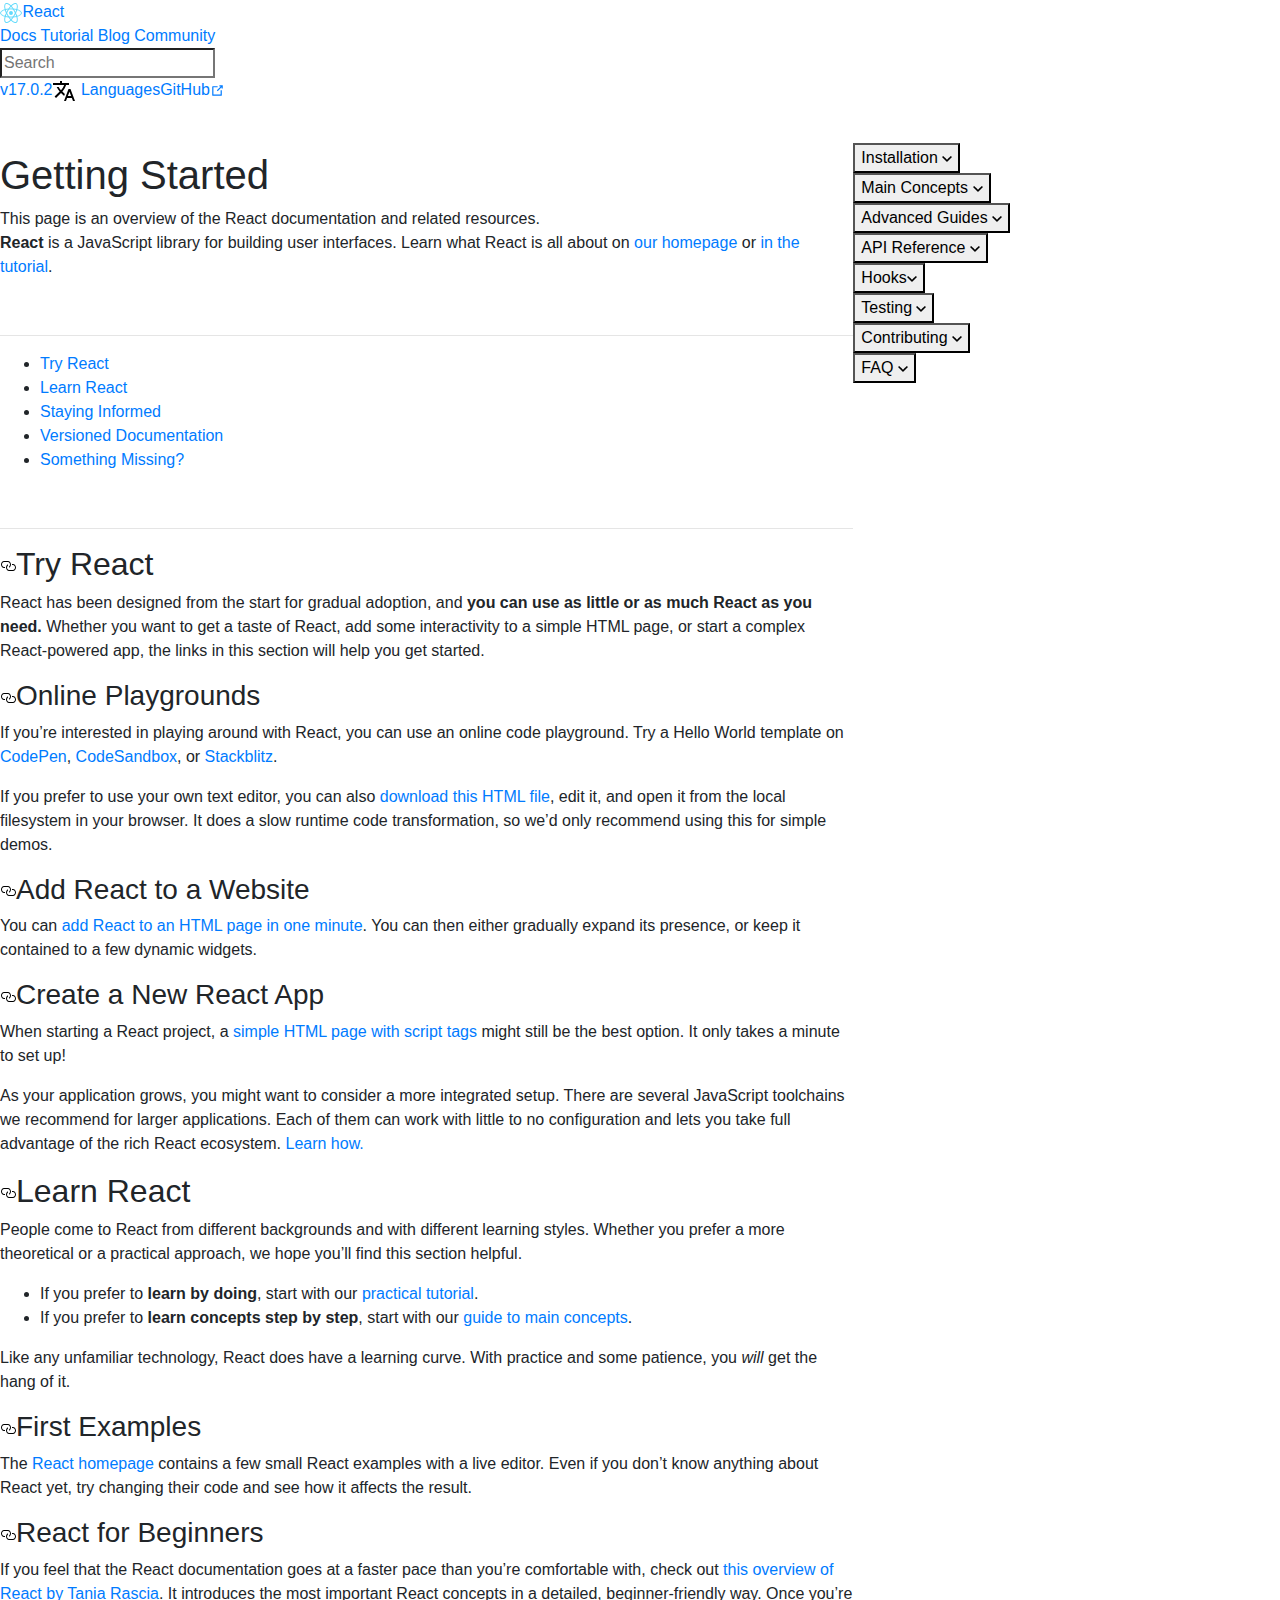
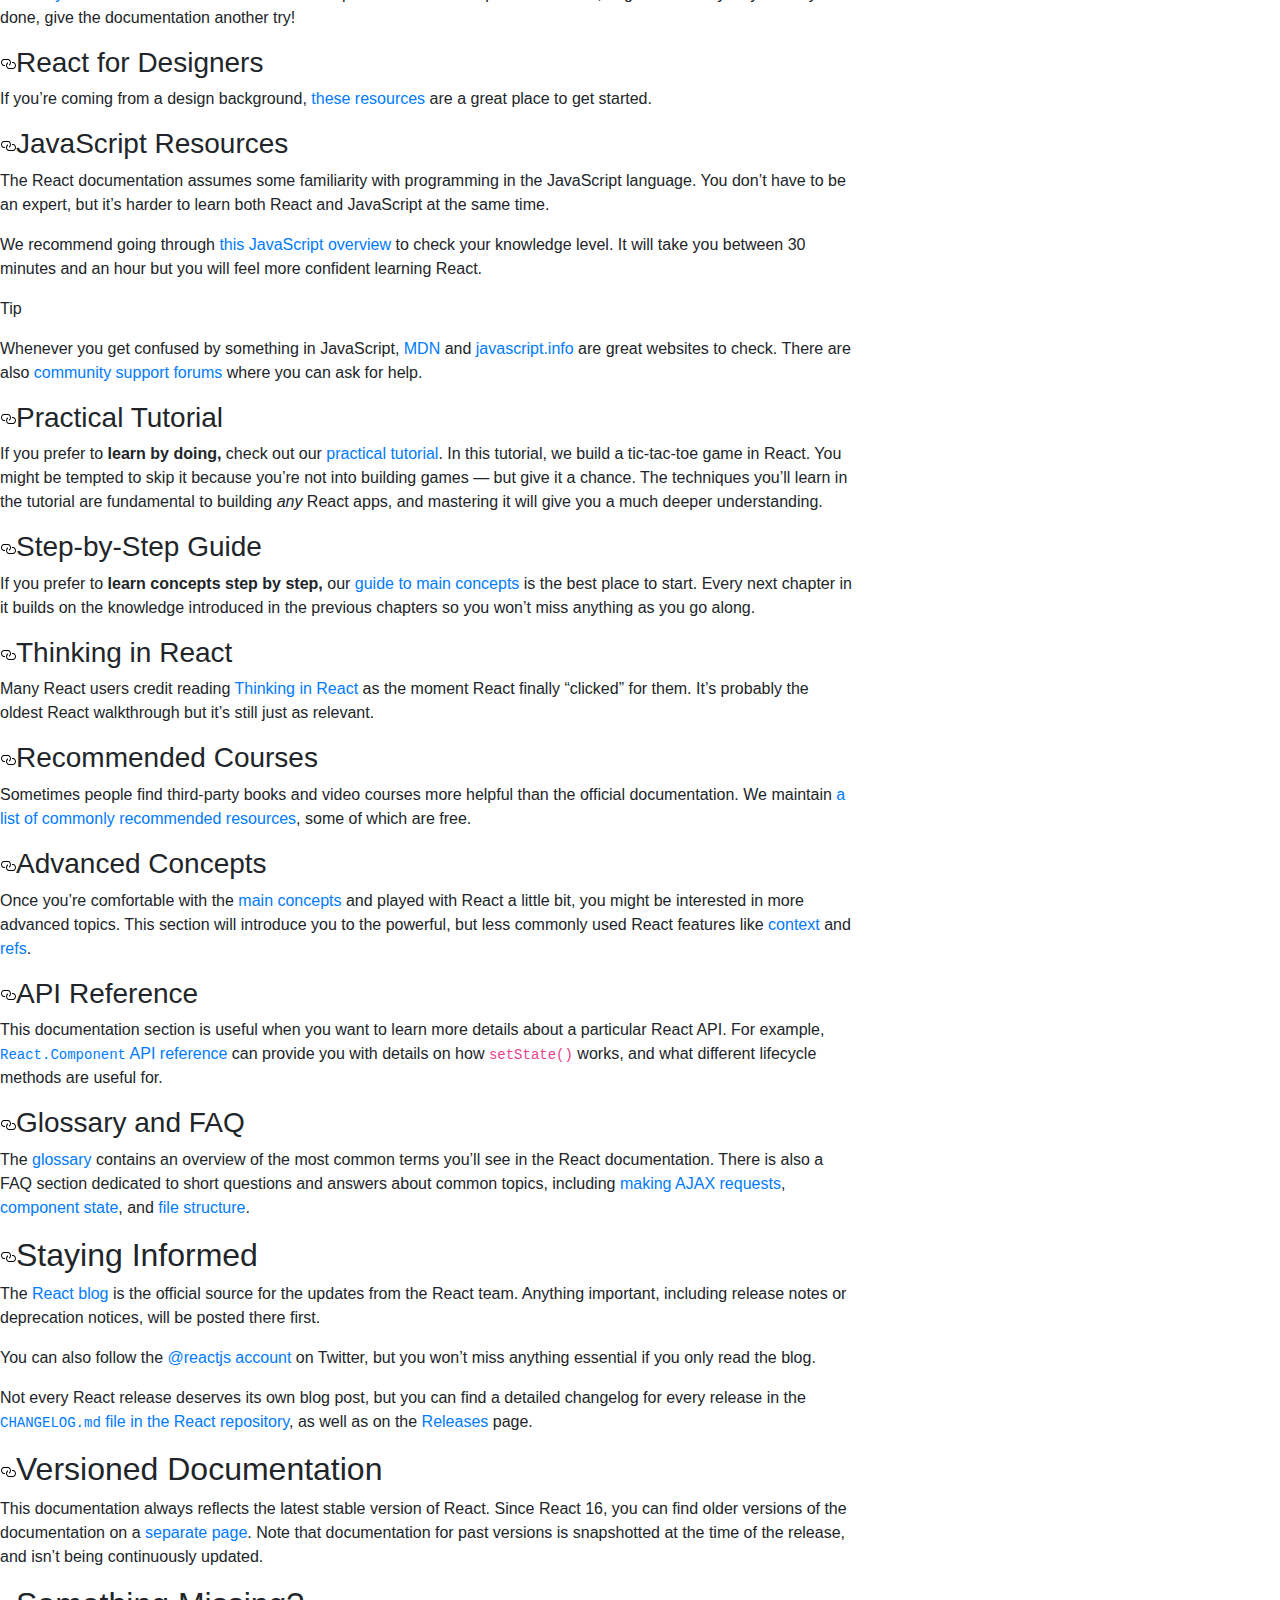
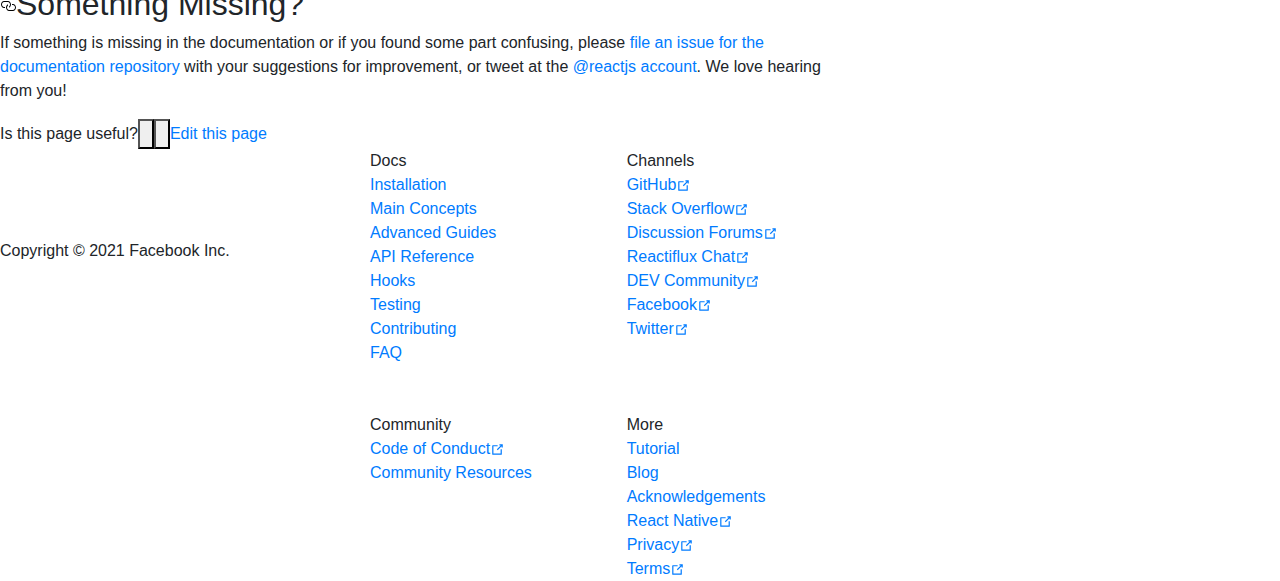
<file: docs.html>
<!DOCTYPE html>
<html lang="en">

<head>
    <meta charset="UTF-8">
    <meta http-equiv="X-UA-Compatible" content="IE=edge">
    <meta name="viewport" content="width=device-width, initial-scale=1.0">
    <!-- Latest compiled and minified CSS -->
    <link rel="stylesheet" href="https://maxcdn.bootstrapcdn.com/bootstrap/4.5.2/css/bootstrap.min.css">
    <link rel="stylesheet" href="D:\front-end projects\React\index.css">
    <link rel="stylesheet" href="D:\front-end projects\React\docs.css">
    <!-- jQuery library -->
    <script src="https://ajax.googleapis.com/ajax/libs/jquery/3.5.1/jquery.min.js"></script>

    <!-- Popper JS -->
    <script src="https://cdnjs.cloudflare.com/ajax/libs/popper.js/1.16.0/umd/popper.min.js"></script>

    <!-- Latest compiled JavaScript -->
    <script src="https://maxcdn.bootstrapcdn.com/bootstrap/4.5.2/js/bootstrap.min.js"></script>
    <title>React JS</title>
</head>

<body>


    <!-- navbar -->
    <header class="css-19rsoyj">
        <div class="css-tctv7l">
            <div class="css-iiezwn">
                <a class="css-4ivotw" href="D:\front-end projects\React\index.html">
                    <img src="[data-uri]"
                        alt="" height="20"><span class="css-184keb2">React</span></a>
                <nav class="css-79txt3">
                    <a aria-current="page" class="css-li68ai" href="D:\front-end projects\React\docs.html">
                        Docs<span class="css-2y24fj"></span></a>
                    <a class="css-hobwqm" href="D:\front-end projects\React\tutorial.html">Tutorial</a>
                    <a class="css-hobwqm" href="D:\front-end projects\React\blogs.html">Blog</a>
                    <a class="css-hobwqm" href="D:\front-end projects\React\community.html">Community</a>
                </nav>


                <form class="css-7vmqep"><span class="algolia-autocomplete"
                        style="position: relative; display: inline-block; direction: ltr;"><input
                            id="algolia-doc-search" type="search" placeholder="Search" aria-label="Search docs"
                            class="css-7dpbpx ds-input" autocomplete="off" spellcheck="false" role="combobox"
                            aria-autocomplete="list" aria-expanded="false" aria-labelledby="algolia-doc-search"
                            aria-owns="algolia-autocomplete-listbox-4" dir="auto"
                            style="position: relative; vertical-align: top;">
                        <pre aria-hidden="true"
                            style="position: absolute; visibility: hidden; white-space: pre; font-size: 18px; font-style: normal; font-variant: normal; font-weight: 300; word-spacing: 0px; letter-spacing: normal; text-indent: 0px; text-rendering: auto; text-transform: none;"></pre>
                        <span class="ds-dropdown-menu" role="listbox" id="algolia-autocomplete-listbox-4"
                            style="position: absolute; top: 100%; z-index: 100; display: none; left: 0px; right: auto;">
                            <div class="ds-dataset-5"></div>
                        </span>
                    </span></form>
                <div class="css-nypjs8"><a class="css-zvm479" href="/versions">v17.0.2</a><a class="css-1upvlu3"
                        href="/languages"><svg xmlns="http://www.w3.org/2000/svg" width="24" height="24"
                            viewBox="0 0 24 24">
                            <path d="M0 0h24v24H0z" fill="none"></path>
                            <path
                                d=" M12.87 15.07l-2.54-2.51.03-.03c1.74-1.94 2.98-4.17 3.71-6.53H17V4h-7V2H8v2H1v1.99h11.17C11.5 7.92 10.44 9.75 9 11.35 8.07 10.32 7.3 9.19 6.69 8h-2c.73 1.63 1.73 3.17 2.98 4.56l-5.09 5.02L4 19l5-5 3.11 3.11.76-2.04zM18.5 10h-2L12 22h2l1.12-3h4.75L21 22h2l-4.5-12zm-2.62 7l1.62-4.33L19.12 17h-3.24z "
                                class="css-c4d79v"></path>
                        </svg> <span class="css-1rsw1pf">Languages</span></a><a
                        href="https://github.com/facebook/react/" target="_blank" rel="noopener"
                        class="css-6oo1gu">GitHub<svg x="0px" y="0px" viewBox="0 0 100 100" width="15" height="15"
                            class="css-19vhmgv">
                            <path fill="currentColor" d="M18.8,85.1h56l0,0c2.2,0,4-1.8,4-4v-32h-8v28h-48v-48h28v-8h-32l0,
      0c-2.2,0-4,1.8-4,4v56C14.8,83.3,16.6,85.1,18.8,85.1z
    "></path>
                            <polygon fill="currentColor" points="
      45.7,48.7 51.3,54.3 77.2,28.5 77.2,37.2 85.2,37.2 85.2,14.9 62.8,
      14.9 62.8,22.9 71.5,22.9
      "></polygon>
                        </svg></a></div>
            </div>
        </div>
    </header>

    
    <div class="row no-gutters">

        <!-- content -->
        <div class="col-8">
            <div class="main">
                <article class="">
                    <header class=""><br><br>
                        <h1 class="css-c3aatb">Getting Started</h1>
                    </header>
                    <div class="css-124oy3v">
                        <div class="css-15weewl">
                            <div class="first-line">This page is an overview of the React documentation and related resources.</div>
                            <p><strong>React</strong> is a JavaScript library for building user interfaces. Learn what
                                React is
                                all about on <a href="/">our homepage</a> or <a href="/tutorial/tutorial.html">in the
                                    tutorial</a>.</p>
                            <br><hr>
                            <ul>
                                <li><a href="#try-react">Try React</a></li>
                                <li><a href="#learn-react">Learn React</a></li>
                                <li><a href="#staying-informed">Staying Informed</a></li>
                                <li><a href="#versioned-documentation">Versioned Documentation</a></li>
                                <li><a href="#something-missing">Something Missing?</a></li>
                            </ul>

                            <br><hr>
                            <h2 id="try-react"><a href="#try-react" aria-hidden="" class="anchor"><svg
                                        aria-hidden="true" height="16" version="1.1" viewBox="0 0 16 16" width="16">
                                        <path fill-rule="evenodd"
                                            d="M4 9h1v1H4c-1.5 0-3-1.69-3-3.5S2.55 3 4 3h4c1.45 0 3 1.69 3 3.5 0 1.41-.91 2.72-2 3.25V8.59c.58-.45 1-1.27 1-2.09C10 5.22 8.98 4 8 4H4c-.98 0-2 1.22-2 2.5S3 9 4 9zm9-3h-1v1h1c1 0 2 1.22 2 2.5S13.98 12 13 12H9c-.98 0-2-1.22-2-2.5 0-.83.42-1.64 1-2.09V6.25c-1.09.53-2 1.84-2 3.25C6 11.31 7.55 13 9 13h4c1.45 0 3-1.69 3-3.5S14.5 6 13 6z">
                                        </path>
                                    </svg></a>Try React </h2>
                            <p>React has been designed from the start for gradual adoption, and <strong>you can use as
                                    little or
                                    as much React as you need.</strong> Whether you want to get a taste of React, add
                                some
                                interactivity to a simple HTML page, or start a complex React-powered app, the links in
                                this
                                section will help you get started.</p>
                            <h3 id="online-playgrounds"><a href="#online-playgrounds" aria-hidden="" class="anchor"><svg
                                        aria-hidden="true" height="16" version="1.1" viewBox="0 0 16 16" width="16">
                                        <path fill-rule="evenodd"
                                            d="M4 9h1v1H4c-1.5 0-3-1.69-3-3.5S2.55 3 4 3h4c1.45 0 3 1.69 3 3.5 0 1.41-.91 2.72-2 3.25V8.59c.58-.45 1-1.27 1-2.09C10 5.22 8.98 4 8 4H4c-.98 0-2 1.22-2 2.5S3 9 4 9zm9-3h-1v1h1c1 0 2 1.22 2 2.5S13.98 12 13 12H9c-.98 0-2-1.22-2-2.5 0-.83.42-1.64 1-2.09V6.25c-1.09.53-2 1.84-2 3.25C6 11.31 7.55 13 9 13h4c1.45 0 3-1.69 3-3.5S14.5 6 13 6z">
                                        </path>
                                    </svg></a>Online Playgrounds </h3>
                            <p>If you’re interested in playing around with React, you can use an online code playground.
                                Try a
                                Hello World template on <a href="/redirect-to-codepen/hello-world" target="_blank"
                                    rel="noreferrer">CodePen</a>, <a href="https://codesandbox.io/s/new" target="_blank"
                                    rel="nofollow noopener noreferrer">CodeSandbox</a>, or <a
                                    href="https://stackblitz.com/fork/react" target="_blank"
                                    rel="nofollow noopener noreferrer">Stackblitz</a>.</p>
                            <p>If you prefer to use your own text editor, you can also <a
                                    href="https://raw.githubusercontent.com/reactjs/reactjs.org/main/static/html/single-file-example.html"
                                    target="_blank" rel="nofollow noopener noreferrer">download this HTML file</a>, edit
                                it, and
                                open it from the local filesystem in your browser. It does a slow runtime code
                                transformation,
                                so we’d only recommend using this for simple demos.</p>
                            <h3 id="add-react-to-a-website"><a href="#add-react-to-a-website" aria-hidden=""
                                    class="anchor"><svg aria-hidden="true" height="16" version="1.1" viewBox="0 0 16 16"
                                        width="16">
                                        <path fill-rule="evenodd"
                                            d="M4 9h1v1H4c-1.5 0-3-1.69-3-3.5S2.55 3 4 3h4c1.45 0 3 1.69 3 3.5 0 1.41-.91 2.72-2 3.25V8.59c.58-.45 1-1.27 1-2.09C10 5.22 8.98 4 8 4H4c-.98 0-2 1.22-2 2.5S3 9 4 9zm9-3h-1v1h1c1 0 2 1.22 2 2.5S13.98 12 13 12H9c-.98 0-2-1.22-2-2.5 0-.83.42-1.64 1-2.09V6.25c-1.09.53-2 1.84-2 3.25C6 11.31 7.55 13 9 13h4c1.45 0 3-1.69 3-3.5S14.5 6 13 6z">
                                        </path>
                                    </svg></a>Add React to a Website </h3>
                            <p>You can <a href="/docs/add-react-to-a-website.html">add React to an HTML page in one
                                    minute</a>.
                                You can then either gradually expand its presence, or keep it contained to a few dynamic
                                widgets.</p>
                            <h3 id="create-a-new-react-app"><a href="#create-a-new-react-app" aria-hidden=""
                                    class="anchor"><svg aria-hidden="true" height="16" version="1.1" viewBox="0 0 16 16"
                                        width="16">
                                        <path fill-rule="evenodd"
                                            d="M4 9h1v1H4c-1.5 0-3-1.69-3-3.5S2.55 3 4 3h4c1.45 0 3 1.69 3 3.5 0 1.41-.91 2.72-2 3.25V8.59c.58-.45 1-1.27 1-2.09C10 5.22 8.98 4 8 4H4c-.98 0-2 1.22-2 2.5S3 9 4 9zm9-3h-1v1h1c1 0 2 1.22 2 2.5S13.98 12 13 12H9c-.98 0-2-1.22-2-2.5 0-.83.42-1.64 1-2.09V6.25c-1.09.53-2 1.84-2 3.25C6 11.31 7.55 13 9 13h4c1.45 0 3-1.69 3-3.5S14.5 6 13 6z">
                                        </path>
                                    </svg></a>Create a New React App </h3>
                            <p>When starting a React project, a <a href="/docs/add-react-to-a-website.html">simple HTML
                                    page
                                    with script tags</a> might still be the best option. It only takes a minute to set
                                up!</p>
                            <p>As your application grows, you might want to consider a more integrated setup. There are
                                several
                                JavaScript toolchains we recommend for larger applications. Each of them can work with
                                little to
                                no configuration and lets you take full advantage of the rich React ecosystem. <a
                                    href="/docs/create-a-new-react-app.html">Learn how.</a></p>
                            <h2 id="learn-react"><a href="#learn-react" aria-hidden="" class="anchor"><svg
                                        aria-hidden="true" height="16" version="1.1" viewBox="0 0 16 16" width="16">
                                        <path fill-rule="evenodd"
                                            d="M4 9h1v1H4c-1.5 0-3-1.69-3-3.5S2.55 3 4 3h4c1.45 0 3 1.69 3 3.5 0 1.41-.91 2.72-2 3.25V8.59c.58-.45 1-1.27 1-2.09C10 5.22 8.98 4 8 4H4c-.98 0-2 1.22-2 2.5S3 9 4 9zm9-3h-1v1h1c1 0 2 1.22 2 2.5S13.98 12 13 12H9c-.98 0-2-1.22-2-2.5 0-.83.42-1.64 1-2.09V6.25c-1.09.53-2 1.84-2 3.25C6 11.31 7.55 13 9 13h4c1.45 0 3-1.69 3-3.5S14.5 6 13 6z">
                                        </path>
                                    </svg></a>Learn React </h2>
                            <p>People come to React from different backgrounds and with different learning styles.
                                Whether you
                                prefer a more theoretical or a practical approach, we hope you’ll find this section
                                helpful.</p>
                            <ul>
                                <li>If you prefer to <strong>learn by doing</strong>, start with our <a
                                        href="/tutorial/tutorial.html">practical tutorial</a>.</li>
                                <li>If you prefer to <strong>learn concepts step by step</strong>, start with our <a
                                        href="/docs/hello-world.html">guide to main concepts</a>.</li>
                            </ul>
                            <p>Like any unfamiliar technology, React does have a learning curve. With practice and some
                                patience, you <em>will</em> get the hang of it.</p>
                            <h3 id="first-examples"><a href="#first-examples" aria-hidden="" class="anchor"><svg
                                        aria-hidden="true" height="16" version="1.1" viewBox="0 0 16 16" width="16">
                                        <path fill-rule="evenodd"
                                            d="M4 9h1v1H4c-1.5 0-3-1.69-3-3.5S2.55 3 4 3h4c1.45 0 3 1.69 3 3.5 0 1.41-.91 2.72-2 3.25V8.59c.58-.45 1-1.27 1-2.09C10 5.22 8.98 4 8 4H4c-.98 0-2 1.22-2 2.5S3 9 4 9zm9-3h-1v1h1c1 0 2 1.22 2 2.5S13.98 12 13 12H9c-.98 0-2-1.22-2-2.5 0-.83.42-1.64 1-2.09V6.25c-1.09.53-2 1.84-2 3.25C6 11.31 7.55 13 9 13h4c1.45 0 3-1.69 3-3.5S14.5 6 13 6z">
                                        </path>
                                    </svg></a>First Examples </h3>
                            <p>The <a href="/">React homepage</a> contains a few small React examples with a live
                                editor. Even
                                if you don’t know anything about React yet, try changing their code and see how it
                                affects the
                                result.</p>
                            <h3 id="react-for-beginners"><a href="#react-for-beginners" aria-hidden=""
                                    class="anchor"><svg aria-hidden="true" height="16" version="1.1" viewBox="0 0 16 16"
                                        width="16">
                                        <path fill-rule="evenodd"
                                            d="M4 9h1v1H4c-1.5 0-3-1.69-3-3.5S2.55 3 4 3h4c1.45 0 3 1.69 3 3.5 0 1.41-.91 2.72-2 3.25V8.59c.58-.45 1-1.27 1-2.09C10 5.22 8.98 4 8 4H4c-.98 0-2 1.22-2 2.5S3 9 4 9zm9-3h-1v1h1c1 0 2 1.22 2 2.5S13.98 12 13 12H9c-.98 0-2-1.22-2-2.5 0-.83.42-1.64 1-2.09V6.25c-1.09.53-2 1.84-2 3.25C6 11.31 7.55 13 9 13h4c1.45 0 3-1.69 3-3.5S14.5 6 13 6z">
                                        </path>
                                    </svg></a>React for Beginners </h3>
                            <p>If you feel that the React documentation goes at a faster pace than you’re comfortable
                                with,
                                check out <a href="https://www.taniarascia.com/getting-started-with-react/"
                                    target="_blank" rel="nofollow noopener noreferrer">this overview of React by Tania
                                    Rascia</a>. It introduces
                                the most important React concepts in a detailed, beginner-friendly way. Once you’re
                                done, give
                                the documentation another try!</p>
                            <h3 id="react-for-designers"><a href="#react-for-designers" aria-hidden=""
                                    class="anchor"><svg aria-hidden="true" height="16" version="1.1" viewBox="0 0 16 16"
                                        width="16">
                                        <path fill-rule="evenodd"
                                            d="M4 9h1v1H4c-1.5 0-3-1.69-3-3.5S2.55 3 4 3h4c1.45 0 3 1.69 3 3.5 0 1.41-.91 2.72-2 3.25V8.59c.58-.45 1-1.27 1-2.09C10 5.22 8.98 4 8 4H4c-.98 0-2 1.22-2 2.5S3 9 4 9zm9-3h-1v1h1c1 0 2 1.22 2 2.5S13.98 12 13 12H9c-.98 0-2-1.22-2-2.5 0-.83.42-1.64 1-2.09V6.25c-1.09.53-2 1.84-2 3.25C6 11.31 7.55 13 9 13h4c1.45 0 3-1.69 3-3.5S14.5 6 13 6z">
                                        </path>
                                    </svg></a>React for Designers </h3>
                            <p>If you’re coming from a design background, <a href="https://reactfordesigners.com/"
                                    target="_blank" rel="nofollow noopener noreferrer">these resources</a> are a great
                                place to
                                get started.</p>
                            <h3 id="javascript-resources"><a href="#javascript-resources" aria-hidden=""
                                    class="anchor"><svg aria-hidden="true" height="16" version="1.1" viewBox="0 0 16 16"
                                        width="16">
                                        <path fill-rule="evenodd"
                                            d="M4 9h1v1H4c-1.5 0-3-1.69-3-3.5S2.55 3 4 3h4c1.45 0 3 1.69 3 3.5 0 1.41-.91 2.72-2 3.25V8.59c.58-.45 1-1.27 1-2.09C10 5.22 8.98 4 8 4H4c-.98 0-2 1.22-2 2.5S3 9 4 9zm9-3h-1v1h1c1 0 2 1.22 2 2.5S13.98 12 13 12H9c-.98 0-2-1.22-2-2.5 0-.83.42-1.64 1-2.09V6.25c-1.09.53-2 1.84-2 3.25C6 11.31 7.55 13 9 13h4c1.45 0 3-1.69 3-3.5S14.5 6 13 6z">
                                        </path>
                                    </svg></a>JavaScript Resources </h3>
                            <p>The React documentation assumes some familiarity with programming in the JavaScript
                                language. You
                                don’t have to be an expert, but it’s harder to learn both React and JavaScript at the
                                same time.
                            </p>
                            <p>We recommend going through <a
                                    href="https://developer.mozilla.org/en-US/docs/Web/JavaScript/A_re-introduction_to_JavaScript"
                                    target="_blank" rel="nofollow noopener noreferrer">this JavaScript overview</a> to
                                check
                                your knowledge level. It will take you between 30 minutes and an hour but you will feel
                                more
                                confident learning React.</p>
                            <blockquote>
                                <p>Tip</p>
                                <p>Whenever you get confused by something in JavaScript, <a
                                        href="https://developer.mozilla.org/en-US/docs/Web/JavaScript" target="_blank"
                                        rel="nofollow noopener noreferrer">MDN</a> and <a
                                        href="https://javascript.info/" target="_blank"
                                        rel="nofollow noopener noreferrer">javascript.info</a> are great
                                    websites to check. There are also <a href="/community/support.html">community
                                        support
                                        forums</a> where you can ask for help.</p>
                            </blockquote>
                            <h3 id="practical-tutorial"><a href="#practical-tutorial" aria-hidden="" class="anchor"><svg
                                        aria-hidden="true" height="16" version="1.1" viewBox="0 0 16 16" width="16">
                                        <path fill-rule="evenodd"
                                            d="M4 9h1v1H4c-1.5 0-3-1.69-3-3.5S2.55 3 4 3h4c1.45 0 3 1.69 3 3.5 0 1.41-.91 2.72-2 3.25V8.59c.58-.45 1-1.27 1-2.09C10 5.22 8.98 4 8 4H4c-.98 0-2 1.22-2 2.5S3 9 4 9zm9-3h-1v1h1c1 0 2 1.22 2 2.5S13.98 12 13 12H9c-.98 0-2-1.22-2-2.5 0-.83.42-1.64 1-2.09V6.25c-1.09.53-2 1.84-2 3.25C6 11.31 7.55 13 9 13h4c1.45 0 3-1.69 3-3.5S14.5 6 13 6z">
                                        </path>
                                    </svg></a>Practical Tutorial </h3>
                            <p>If you prefer to <strong>learn by doing,</strong> check out our <a
                                    href="/tutorial/tutorial.html">practical tutorial</a>. In this tutorial, we build a
                                tic-tac-toe game in React. You might be tempted to skip it because you’re not into
                                building
                                games — but give it a chance. The techniques you’ll learn in the tutorial are
                                fundamental to
                                building <em>any</em> React apps, and mastering it will give you a much deeper
                                understanding.
                            </p>
                            <h3 id="step-by-step-guide"><a href="#step-by-step-guide" aria-hidden="" class="anchor"><svg
                                        aria-hidden="true" height="16" version="1.1" viewBox="0 0 16 16" width="16">
                                        <path fill-rule="evenodd"
                                            d="M4 9h1v1H4c-1.5 0-3-1.69-3-3.5S2.55 3 4 3h4c1.45 0 3 1.69 3 3.5 0 1.41-.91 2.72-2 3.25V8.59c.58-.45 1-1.27 1-2.09C10 5.22 8.98 4 8 4H4c-.98 0-2 1.22-2 2.5S3 9 4 9zm9-3h-1v1h1c1 0 2 1.22 2 2.5S13.98 12 13 12H9c-.98 0-2-1.22-2-2.5 0-.83.42-1.64 1-2.09V6.25c-1.09.53-2 1.84-2 3.25C6 11.31 7.55 13 9 13h4c1.45 0 3-1.69 3-3.5S14.5 6 13 6z">
                                        </path>
                                    </svg></a>Step-by-Step Guide </h3>
                            <p>If you prefer to <strong>learn concepts step by step,</strong> our <a
                                    href="/docs/hello-world.html">guide to main concepts</a> is the best place to start.
                                Every
                                next chapter in it builds on the knowledge introduced in the previous chapters so you
                                won’t miss
                                anything as you go along.</p>
                            <h3 id="thinking-in-react"><a href="#thinking-in-react" aria-hidden="" class="anchor"><svg
                                        aria-hidden="true" height="16" version="1.1" viewBox="0 0 16 16" width="16">
                                        <path fill-rule="evenodd"
                                            d="M4 9h1v1H4c-1.5 0-3-1.69-3-3.5S2.55 3 4 3h4c1.45 0 3 1.69 3 3.5 0 1.41-.91 2.72-2 3.25V8.59c.58-.45 1-1.27 1-2.09C10 5.22 8.98 4 8 4H4c-.98 0-2 1.22-2 2.5S3 9 4 9zm9-3h-1v1h1c1 0 2 1.22 2 2.5S13.98 12 13 12H9c-.98 0-2-1.22-2-2.5 0-.83.42-1.64 1-2.09V6.25c-1.09.53-2 1.84-2 3.25C6 11.31 7.55 13 9 13h4c1.45 0 3-1.69 3-3.5S14.5 6 13 6z">
                                        </path>
                                    </svg></a>Thinking in React </h3>
                            <p>Many React users credit reading <a href="/docs/thinking-in-react.html">Thinking in
                                    React</a> as
                                the moment React finally “clicked” for them. It’s probably the oldest React walkthrough
                                but it’s
                                still just as relevant.</p>
                            <h3 id="recommended-courses"><a href="#recommended-courses" aria-hidden=""
                                    class="anchor"><svg aria-hidden="true" height="16" version="1.1" viewBox="0 0 16 16"
                                        width="16">
                                        <path fill-rule="evenodd"
                                            d="M4 9h1v1H4c-1.5 0-3-1.69-3-3.5S2.55 3 4 3h4c1.45 0 3 1.69 3 3.5 0 1.41-.91 2.72-2 3.25V8.59c.58-.45 1-1.27 1-2.09C10 5.22 8.98 4 8 4H4c-.98 0-2 1.22-2 2.5S3 9 4 9zm9-3h-1v1h1c1 0 2 1.22 2 2.5S13.98 12 13 12H9c-.98 0-2-1.22-2-2.5 0-.83.42-1.64 1-2.09V6.25c-1.09.53-2 1.84-2 3.25C6 11.31 7.55 13 9 13h4c1.45 0 3-1.69 3-3.5S14.5 6 13 6z">
                                        </path>
                                    </svg></a>Recommended Courses </h3>
                            <p>Sometimes people find third-party books and video courses more helpful than the official
                                documentation. We maintain <a href="/community/courses.html">a list of commonly
                                    recommended
                                    resources</a>, some of which are free.</p>
                            <h3 id="advanced-concepts"><a href="#advanced-concepts" aria-hidden="" class="anchor"><svg
                                        aria-hidden="true" height="16" version="1.1" viewBox="0 0 16 16" width="16">
                                        <path fill-rule="evenodd"
                                            d="M4 9h1v1H4c-1.5 0-3-1.69-3-3.5S2.55 3 4 3h4c1.45 0 3 1.69 3 3.5 0 1.41-.91 2.72-2 3.25V8.59c.58-.45 1-1.27 1-2.09C10 5.22 8.98 4 8 4H4c-.98 0-2 1.22-2 2.5S3 9 4 9zm9-3h-1v1h1c1 0 2 1.22 2 2.5S13.98 12 13 12H9c-.98 0-2-1.22-2-2.5 0-.83.42-1.64 1-2.09V6.25c-1.09.53-2 1.84-2 3.25C6 11.31 7.55 13 9 13h4c1.45 0 3-1.69 3-3.5S14.5 6 13 6z">
                                        </path>
                                    </svg></a>Advanced Concepts </h3>
                            <p>Once you’re comfortable with the <a href="/docs/hello-world.html">main concepts</a> and
                                played
                                with React a little bit, you might be interested in more advanced topics. This section
                                will
                                introduce you to the powerful, but less commonly used React features like <a
                                    href="/docs/context.html">context</a> and <a
                                    href="/docs/refs-and-the-dom.html">refs</a>.
                            </p>
                            <h3 id="api-reference"><a href="#api-reference" aria-hidden="" class="anchor"><svg
                                        aria-hidden="true" height="16" version="1.1" viewBox="0 0 16 16" width="16">
                                        <path fill-rule="evenodd"
                                            d="M4 9h1v1H4c-1.5 0-3-1.69-3-3.5S2.55 3 4 3h4c1.45 0 3 1.69 3 3.5 0 1.41-.91 2.72-2 3.25V8.59c.58-.45 1-1.27 1-2.09C10 5.22 8.98 4 8 4H4c-.98 0-2 1.22-2 2.5S3 9 4 9zm9-3h-1v1h1c1 0 2 1.22 2 2.5S13.98 12 13 12H9c-.98 0-2-1.22-2-2.5 0-.83.42-1.64 1-2.09V6.25c-1.09.53-2 1.84-2 3.25C6 11.31 7.55 13 9 13h4c1.45 0 3-1.69 3-3.5S14.5 6 13 6z">
                                        </path>
                                    </svg></a>API Reference </h3>
                            <p>This documentation section is useful when you want to learn more details about a
                                particular React
                                API. For example, <a href="/docs/react-component.html"><code
                                        class="gatsby-code-text">React.Component</code> API reference</a> can provide
                                you with
                                details on how <code class="gatsby-code-text">setState()</code> works, and what
                                different
                                lifecycle methods are useful for.</p>
                            <h3 id="glossary-and-faq"><a href="#glossary-and-faq" aria-hidden="" class="anchor"><svg
                                        aria-hidden="true" height="16" version="1.1" viewBox="0 0 16 16" width="16">
                                        <path fill-rule="evenodd"
                                            d="M4 9h1v1H4c-1.5 0-3-1.69-3-3.5S2.55 3 4 3h4c1.45 0 3 1.69 3 3.5 0 1.41-.91 2.72-2 3.25V8.59c.58-.45 1-1.27 1-2.09C10 5.22 8.98 4 8 4H4c-.98 0-2 1.22-2 2.5S3 9 4 9zm9-3h-1v1h1c1 0 2 1.22 2 2.5S13.98 12 13 12H9c-.98 0-2-1.22-2-2.5 0-.83.42-1.64 1-2.09V6.25c-1.09.53-2 1.84-2 3.25C6 11.31 7.55 13 9 13h4c1.45 0 3-1.69 3-3.5S14.5 6 13 6z">
                                        </path>
                                    </svg></a>Glossary and FAQ </h3>
                            <p>The <a href="/docs/glossary.html">glossary</a> contains an overview of the most common
                                terms
                                you’ll see in the React documentation. There is also a FAQ section dedicated to short
                                questions
                                and answers about common topics, including <a href="/docs/faq-ajax.html">making AJAX
                                    requests</a>, <a href="/docs/faq-state.html">component state</a>, and <a
                                    href="/docs/faq-structure.html">file structure</a>.</p>
                            <h2 id="staying-informed"><a href="#staying-informed" aria-hidden="" class="anchor"><svg
                                        aria-hidden="true" height="16" version="1.1" viewBox="0 0 16 16" width="16">
                                        <path fill-rule="evenodd"
                                            d="M4 9h1v1H4c-1.5 0-3-1.69-3-3.5S2.55 3 4 3h4c1.45 0 3 1.69 3 3.5 0 1.41-.91 2.72-2 3.25V8.59c.58-.45 1-1.27 1-2.09C10 5.22 8.98 4 8 4H4c-.98 0-2 1.22-2 2.5S3 9 4 9zm9-3h-1v1h1c1 0 2 1.22 2 2.5S13.98 12 13 12H9c-.98 0-2-1.22-2-2.5 0-.83.42-1.64 1-2.09V6.25c-1.09.53-2 1.84-2 3.25C6 11.31 7.55 13 9 13h4c1.45 0 3-1.69 3-3.5S14.5 6 13 6z">
                                        </path>
                                    </svg></a>Staying Informed </h2>
                            <p>The <a href="/blog/">React blog</a> is the official source for the updates from the React
                                team.
                                Anything important, including release notes or deprecation notices, will be posted there
                                first.
                            </p>
                            <p>You can also follow the <a href="https://twitter.com/reactjs" target="_blank"
                                    rel="nofollow noopener noreferrer">@reactjs account</a> on Twitter, but you won’t
                                miss
                                anything essential if you only read the blog.</p>
                            <p>Not every React release deserves its own blog post, but you can find a detailed changelog
                                for
                                every release in the <a href="https://github.com/facebook/react/blob/main/CHANGELOG.md"
                                    target="_blank" rel="nofollow noopener noreferrer"><code
                                        class="gatsby-code-text">CHANGELOG.md</code> file in the React repository</a>,
                                as well
                                as on the <a href="https://github.com/facebook/react/releases" target="_blank"
                                    rel="nofollow noopener noreferrer">Releases</a> page.</p>
                            <h2 id="versioned-documentation"><a href="#versioned-documentation" aria-hidden=""
                                    class="anchor"><svg aria-hidden="true" height="16" version="1.1" viewBox="0 0 16 16"
                                        width="16">
                                        <path fill-rule="evenodd"
                                            d="M4 9h1v1H4c-1.5 0-3-1.69-3-3.5S2.55 3 4 3h4c1.45 0 3 1.69 3 3.5 0 1.41-.91 2.72-2 3.25V8.59c.58-.45 1-1.27 1-2.09C10 5.22 8.98 4 8 4H4c-.98 0-2 1.22-2 2.5S3 9 4 9zm9-3h-1v1h1c1 0 2 1.22 2 2.5S13.98 12 13 12H9c-.98 0-2-1.22-2-2.5 0-.83.42-1.64 1-2.09V6.25c-1.09.53-2 1.84-2 3.25C6 11.31 7.55 13 9 13h4c1.45 0 3-1.69 3-3.5S14.5 6 13 6z">
                                        </path>
                                    </svg></a>Versioned Documentation </h2>
                            <p>This documentation always reflects the latest stable version of React. Since React 16,
                                you can
                                find older versions of the documentation on a <a href="/versions">separate page</a>.
                                Note that
                                documentation for past versions is snapshotted at the time of the release, and isn’t
                                being
                                continuously updated.</p>
                            <h2 id="something-missing"><a href="#something-missing" aria-hidden="" class="anchor"><svg
                                        aria-hidden="true" height="16" version="1.1" viewBox="0 0 16 16" width="16">
                                        <path fill-rule="evenodd"
                                            d="M4 9h1v1H4c-1.5 0-3-1.69-3-3.5S2.55 3 4 3h4c1.45 0 3 1.69 3 3.5 0 1.41-.91 2.72-2 3.25V8.59c.58-.45 1-1.27 1-2.09C10 5.22 8.98 4 8 4H4c-.98 0-2 1.22-2 2.5S3 9 4 9zm9-3h-1v1h1c1 0 2 1.22 2 2.5S13.98 12 13 12H9c-.98 0-2-1.22-2-2.5 0-.83.42-1.64 1-2.09V6.25c-1.09.53-2 1.84-2 3.25C6 11.31 7.55 13 9 13h4c1.45 0 3-1.69 3-3.5S14.5 6 13 6z">
                                        </path>
                                    </svg></a>Something Missing? </h2>
                            <p>If something is missing in the documentation or if you found some part confusing, please
                                <a href="https://github.com/reactjs/reactjs.org/issues/new" target="_blank"
                                    rel="nofollow noopener noreferrer">file an issue for the documentation
                                    repository</a> with
                                your suggestions for improvement, or tweet at the <a href="https://twitter.com/reactjs"
                                    target="_blank" rel="nofollow noopener noreferrer">@reactjs account</a>. We love
                                hearing
                                from you!
                            </p>
                        </div>
                       
                    </div>
                </article>
            </div>
            <div class="css-1m173d1"><span class="css-k7orbq"><span>Is this page useful?<button
                aria-label="Yes" class="css-bbeeea"><svg focusable="false"
                    xmlns="http://www.w3.org/2000/svg" viewBox="0 0 81.13 89.76"
                    class="css-15scox9">
                    <path
                        d="M22.9 6a18.57 18.57 0 002.67 8.4 25.72 25.72 0 008.65 7.66c3.86 2 8.67 7.13 13.51 11 3.86 3.11 8.57 7.11 11.54 8.45s13.59.26 14.64 1.17c1.88 1.63 1.55 9-.11 15.25-1.61 5.86-5.96 10.55-6.48 16.86-.4 4.83-2.7 4.88-10.93 4.88h-1.35c-3.82 0-8.24 2.93-12.92 3.62a68 68 0 01-9.73.5c-3.57 0-7.86-.08-13.25-.08-3.56 0-4.71-1.83-4.71-4.48h8.42a3.51 3.51 0 000-7H12.28a2.89 2.89 0 01-2.88-2.88 1.91 1.91 0 01.77-1.78h16.46a3.51 3.51 0 000-7H12.29c-3.21 0-4.84-1.83-4.84-4a6.41 6.41 0 011.17-3.78h19.06a3.5 3.5 0 100-7H9.75A3.51 3.51 0 016 42.27a3.45 3.45 0 013.75-3.48h13.11c5.61 0 7.71-3 5.71-5.52-4.43-4.74-10.84-12.62-11-18.71-.15-6.51 2.6-7.83 5.36-8.56m0-6a6.18 6.18 0 00-1.53.2c-6.69 1.77-10 6.65-9.82 14.5.08 5.09 2.99 11.18 8.52 18.09H9.74a9.52 9.52 0 00-6.23 16.9 12.52 12.52 0 00-2.07 6.84 9.64 9.64 0 003.65 7.7 7.85 7.85 0 00-1.7 5.13 8.9 8.9 0 005.3 8.13 6 6 0 00-.26 1.76c0 6.37 4.2 10.48 10.71 10.48h13.25a73.75 73.75 0 0010.6-.56 35.89 35.89 0 007.58-2.18 17.83 17.83 0 014.48-1.34h1.35c4.69 0 7.79 0 10.5-1 3.85-1.44 6-4.59 6.41-9.38.2-2.46 1.42-4.85 2.84-7.62a41.3 41.3 0 003.42-8.13 48 48 0 001.59-10.79c.1-5.13-1-8.48-3.35-10.55-2.16-1.87-4.64-1.87-9.6-1.88a46.86 46.86 0 01-6.64-.29c-1.92-.94-5.72-4-8.51-6.3l-1.58-1.28c-1.6-1.3-3.27-2.79-4.87-4.23-3.33-3-6.47-5.79-9.61-7.45a20.2 20.2 0 01-6.43-5.53 12.44 12.44 0 01-1.72-5.36 6 6 0 00-6-5.86z">
                    </path>
                </svg></button><button aria-label="No" class="css-8ypg2d"><svg
                    xmlns="http://www.w3.org/2000/svg" viewBox="0 0 81.13 89.76"
                    class="css-shr7pv">
                    <path
                        d="M22.9 6a18.57 18.57 0 002.67 8.4 25.72 25.72 0 008.65 7.66c3.86 2 8.67 7.13 13.51 11 3.86 3.11 8.57 7.11 11.54 8.45s13.59.26 14.64 1.17c1.88 1.63 1.55 9-.11 15.25-1.61 5.86-5.96 10.55-6.48 16.86-.4 4.83-2.7 4.88-10.93 4.88h-1.35c-3.82 0-8.24 2.93-12.92 3.62a68 68 0 01-9.73.5c-3.57 0-7.86-.08-13.25-.08-3.56 0-4.71-1.83-4.71-4.48h8.42a3.51 3.51 0 000-7H12.28a2.89 2.89 0 01-2.88-2.88 1.91 1.91 0 01.77-1.78h16.46a3.51 3.51 0 000-7H12.29c-3.21 0-4.84-1.83-4.84-4a6.41 6.41 0 011.17-3.78h19.06a3.5 3.5 0 100-7H9.75A3.51 3.51 0 016 42.27a3.45 3.45 0 013.75-3.48h13.11c5.61 0 7.71-3 5.71-5.52-4.43-4.74-10.84-12.62-11-18.71-.15-6.51 2.6-7.83 5.36-8.56m0-6a6.18 6.18 0 00-1.53.2c-6.69 1.77-10 6.65-9.82 14.5.08 5.09 2.99 11.18 8.52 18.09H9.74a9.52 9.52 0 00-6.23 16.9 12.52 12.52 0 00-2.07 6.84 9.64 9.64 0 003.65 7.7 7.85 7.85 0 00-1.7 5.13 8.9 8.9 0 005.3 8.13 6 6 0 00-.26 1.76c0 6.37 4.2 10.48 10.71 10.48h13.25a73.75 73.75 0 0010.6-.56 35.89 35.89 0 007.58-2.18 17.83 17.83 0 014.48-1.34h1.35c4.69 0 7.79 0 10.5-1 3.85-1.44 6-4.59 6.41-9.38.2-2.46 1.42-4.85 2.84-7.62a41.3 41.3 0 003.42-8.13 48 48 0 001.59-10.79c.1-5.13-1-8.48-3.35-10.55-2.16-1.87-4.64-1.87-9.6-1.88a46.86 46.86 0 01-6.64-.29c-1.92-.94-5.72-4-8.51-6.3l-1.58-1.28c-1.6-1.3-3.27-2.79-4.87-4.23-3.33-3-6.47-5.79-9.61-7.45a20.2 20.2 0 01-6.43-5.53 12.44 12.44 0 01-1.72-5.36 6 6 0 00-6-5.86z">
                    </path>
                </svg></button></span></span><a
        href="https://github.com/reactjs/reactjs.org/tree/main/content/docs/getting-started.md"
        class="css-1epz0fh">Edit this page</a>
        
    </div>
    <footer class="ft">
        <div class="css-tctv7l">
            <div class="css-17njq4x">
                <div class="row">
                    <div class="col-sm ft-part">
                        <section class="css-1tq073i"><a href="https://opensource.facebook.com/projects/" target="_blank"
                            rel="noopener"><img alt="Facebook Open Source"
                                src="[data-uri]"
                                class="css-1izr7si"></a>
                        <p class="css-1yy5aal">Copyright © 2021 Facebook Inc.</p>
                    </section>
                    </div>
                    <div class="col-sm ft-part">
                        <div class="css-1m3wp4q">
                            <div class="li-title">Docs</div>
                            
                           
                            <a class="css-8l81zy"
                                href="/docs/getting-started.html">Installation</a><br><a class="css-8l81zy"
                                href="/docs/hello-world.html">Main Concepts</a><br><a class="css-8l81zy"
                                href="/docs/accessibility.html">Advanced Guides</a><br><a class="css-8l81zy"
                                href="/docs/react-api.html">API Reference</a><br><a class="css-8l81zy"
                                href="/docs/hooks-intro.html">Hooks</a><br><a class="css-8l81zy"
                                href="/docs/testing.html">Testing</a><br><a class="css-8l81zy"
                                href="/docs/how-to-contribute.html">Contributing</a><br><a class="css-8l81zy"
                                href="/docs/faq-ajax.html">FAQ</a>
                            <br><br><br>
                                <div class="li-title">Community</div><a
                                href="https://github.com/facebook/react/blob/main/CODE_OF_CONDUCT.md"
                                class="css-8l81zy">Code of Conduct<svg x="0px" y="0px" viewBox="0 0 100 100" width="15"
                                    height="15" class="css-83uoqv">
                                    <path fill="currentColor" d="
        M18.8,85.1h56l0,0c2.2,0,4-1.8,4-4v-32h-8v28h-48v-48h28v-8h-32l0,
        0c-2.2,0-4,1.8-4,4v56C14.8,83.3,16.6,85.1,18.8,85.1z
      "></path>
                                    <polygon fill="currentColor" points="
        45.7,48.7 51.3,54.3 77.2,28.5 77.2,37.2 85.2,37.2 85.2,14.9 62.8,
        14.9 62.8,22.9 71.5,22.9
        "></polygon>
                                </svg></a><br><a class="css-8l81zy" href="/community/support.html">Community Resources</a>
                        </div>  
                        </div>
                    
                    <div class="col-sm ft-part">
                        <div class="css-1m3wp4q">
                            <div class="li-title">Channels</div><a href="https://github.com/facebook/react"
                                target="_blank" rel="noopener" class="css-8l81zy">GitHub<svg x="0px" y="0px"
                                    viewBox="0 0 100 100" width="15" height="15" class="css-83uoqv">
                                    <path fill="currentColor" d="
        M18.8,85.1h56l0,0c2.2,0,4-1.8,4-4v-32h-8v28h-48v-48h28v-8h-32l0,
        0c-2.2,0-4,1.8-4,4v56C14.8,83.3,16.6,85.1,18.8,85.1z
      "></path>
                                    <polygon fill="currentColor" points="
        45.7,48.7 51.3,54.3 77.2,28.5 77.2,37.2 85.2,37.2 85.2,14.9 62.8,
        14.9 62.8,22.9 71.5,22.9
        "></polygon>
                                </svg></a><br><a href="https://stackoverflow.com/questions/tagged/reactjs" target="_blank"
                                rel="noopener" class="css-8l81zy">Stack Overflow<svg x="0px" y="0px"
                                    viewBox="0 0 100 100" width="15" height="15" class="css-83uoqv">
                                    <path fill="currentColor" d="
        M18.8,85.1h56l0,0c2.2,0,4-1.8,4-4v-32h-8v28h-48v-48h28v-8h-32l0,
        0c-2.2,0-4,1.8-4,4v56C14.8,83.3,16.6,85.1,18.8,85.1z
      "></path>
                                    <polygon fill="currentColor" points="
        45.7,48.7 51.3,54.3 77.2,28.5 77.2,37.2 85.2,37.2 85.2,14.9 62.8,
        14.9 62.8,22.9 71.5,22.9
        "></polygon>
                                </svg></a><br><a href="https://reactjs.org/community/support.html#popular-discussion-forums"
                                target="_blank" rel="noopener" class="css-8l81zy">Discussion Forums<svg x="0px" y="0px"
                                    viewBox="0 0 100 100" width="15" height="15" class="css-83uoqv">
                                    <path fill="currentColor" d="
        M18.8,85.1h56l0,0c2.2,0,4-1.8,4-4v-32h-8v28h-48v-48h28v-8h-32l0,
        0c-2.2,0-4,1.8-4,4v56C14.8,83.3,16.6,85.1,18.8,85.1z
      "></path>
                                    <polygon fill="currentColor" points="
        45.7,48.7 51.3,54.3 77.2,28.5 77.2,37.2 85.2,37.2 85.2,14.9 62.8,
        14.9 62.8,22.9 71.5,22.9
        "></polygon>
                                </svg></a><br><a href="https://discord.gg/reactiflux" target="_blank" rel="noopener"
                                class="css-8l81zy">Reactiflux Chat<svg x="0px" y="0px" viewBox="0 0 100 100" width="15"
                                    height="15" class="css-83uoqv">
                                    <path fill="currentColor" d="
        M18.8,85.1h56l0,0c2.2,0,4-1.8,4-4v-32h-8v28h-48v-48h28v-8h-32l0,
        0c-2.2,0-4,1.8-4,4v56C14.8,83.3,16.6,85.1,18.8,85.1z
      "></path>
                                    <polygon fill="currentColor" points="
        45.7,48.7 51.3,54.3 77.2,28.5 77.2,37.2 85.2,37.2 85.2,14.9 62.8,
        14.9 62.8,22.9 71.5,22.9
        "></polygon>
                                </svg></a><br><a href="https://dev.to/t/react" target="_blank" rel="noopener"
                                class="css-8l81zy">DEV Community<svg x="0px" y="0px" viewBox="0 0 100 100" width="15"
                                    height="15" class="css-83uoqv">
                                    <path fill="currentColor" d="
        M18.8,85.1h56l0,0c2.2,0,4-1.8,4-4v-32h-8v28h-48v-48h28v-8h-32l0,
        0c-2.2,0-4,1.8-4,4v56C14.8,83.3,16.6,85.1,18.8,85.1z
      "></path>
                                    <polygon fill="currentColor" points="
        45.7,48.7 51.3,54.3 77.2,28.5 77.2,37.2 85.2,37.2 85.2,14.9 62.8,
        14.9 62.8,22.9 71.5,22.9
        "></polygon>
                                </svg></a><br><a href="https://www.facebook.com/react" target="_blank" rel="noopener"
                                class="css-8l81zy">Facebook<svg x="0px" y="0px" viewBox="0 0 100 100" width="15"
                                    height="15" class="css-83uoqv">
                                    <path fill="currentColor" d="
        M18.8,85.1h56l0,0c2.2,0,4-1.8,4-4v-32h-8v28h-48v-48h28v-8h-32l0,
        0c-2.2,0-4,1.8-4,4v56C14.8,83.3,16.6,85.1,18.8,85.1z
      "></path>
                                    <polygon fill="currentColor" points="
        45.7,48.7 51.3,54.3 77.2,28.5 77.2,37.2 85.2,37.2 85.2,14.9 62.8,
        14.9 62.8,22.9 71.5,22.9
        "></polygon>
                                </svg></a><br><a href="https://twitter.com/reactjs" target="_blank" rel="noopener"
                                class="css-8l81zy">Twitter<svg x="0px" y="0px" viewBox="0 0 100 100" width="15"
                                    height="15" class="css-83uoqv">
                                    <path fill="currentColor" d="
        M18.8,85.1h56l0,0c2.2,0,4-1.8,4-4v-32h-8v28h-48v-48h28v-8h-32l0,
        0c-2.2,0-4,1.8-4,4v56C14.8,83.3,16.6,85.1,18.8,85.1z
      "></path>
                                    <polygon fill="currentColor" points="
        45.7,48.7 51.3,54.3 77.2,28.5 77.2,37.2 85.2,37.2 85.2,14.9 62.8,
        14.9 62.8,22.9 71.5,22.9
        "></polygon>
                                </svg></a>
                       
                       
                            </div>
                            <br><br><br>
                            <div class="li-title">More</div><a class="css-8l81zy"
                            href="/tutorial/tutorial.html">Tutorial</a><br><a class="css-8l81zy" href="/blog">Blog</a><br><a
                            class="css-8l81zy" href="/acknowledgements.html">Acknowledgements</a><br><a
                            href="https://reactnative.dev/" target="_blank" rel="noopener" class="css-8l81zy">React
                            Native<svg x="0px" y="0px" viewBox="0 0 100 100" width="15" height="15"
                                class="css-83uoqv">
                                <path fill="currentColor" d="
    M18.8,85.1h56l0,0c2.2,0,4-1.8,4-4v-32h-8v28h-48v-48h28v-8h-32l0,
    0c-2.2,0-4,1.8-4,4v56C14.8,83.3,16.6,85.1,18.8,85.1z
  "></path>
                                <polygon fill="currentColor" points="
    45.7,48.7 51.3,54.3 77.2,28.5 77.2,37.2 85.2,37.2 85.2,14.9 62.8,
    14.9 62.8,22.9 71.5,22.9
    "></polygon>
                            </svg></a><br><a href="https://opensource.facebook.com/legal/privacy"
                            class="css-8l81zy">Privacy<svg x="0px" y="0px" viewBox="0 0 100 100" width="15"
                                height="15" class="css-83uoqv">
                                <path fill="currentColor" d="
    M18.8,85.1h56l0,0c2.2,0,4-1.8,4-4v-32h-8v28h-48v-48h28v-8h-32l0,
    0c-2.2,0-4,1.8-4,4v56C14.8,83.3,16.6,85.1,18.8,85.1z
  "></path>
                                <polygon fill="currentColor" points="
    45.7,48.7 51.3,54.3 77.2,28.5 77.2,37.2 85.2,37.2 85.2,14.9 62.8,
    14.9 62.8,22.9 71.5,22.9
    "></polygon>
                            </svg></a><br><a href="https://opensource.facebook.com/legal/terms"
                            class="css-8l81zy">Terms<svg x="0px" y="0px" viewBox="0 0 100 100" width="15"
                                height="15" class="css-83uoqv">
                                <path fill="currentColor" d="
    M18.8,85.1h56l0,0c2.2,0,4-1.8,4-4v-32h-8v28h-48v-48h28v-8h-32l0,
    0c-2.2,0-4,1.8-4,4v56C14.8,83.3,16.6,85.1,18.8,85.1z
  "></path>
                                <polygon fill="currentColor" points="
    45.7,48.7 51.3,54.3 77.2,28.5 77.2,37.2 85.2,37.2 85.2,14.9 62.8,
    14.9 62.8,22.9 71.5,22.9
    "></polygon>
                            </svg></a>
                    </div>
                    </div>
            </div>
        </div>
    </footer>
        </div>

        <!-- side nav -->
        <div class="col-4" style="transition: opacity 0.5s ease 0s;">
            <div class="side">
                <div class="css-1d35tl3" style="transform: translate(0px, 40px); transition: transform 0.5s ease 0s;">
                    <nav class="css-7stz2q css-1aai96l">

                        <!-- Installation -->
                        <div>
                            <button aria-expanded="false" class="css-1j8jxus" id="dropdownMenuButton"
                            data-toggle="collapse" data-target="#collapseExample7" aria-controls="collapseExample7">
                            <div class="drop-down">
                                Installation
                                    <svg viewBox="0 0 926.23699 573.74994" version="1.1"
                                        x="0px" y="0px" width="10" height="10" class="">
                                        <g transform="translate(904.92214,-879.1482)">
                                            <path d="
            m -673.67664,1221.6502 -231.2455,-231.24803 55.6165,
            -55.627 c 30.5891,-30.59485 56.1806,-55.627 56.8701,-55.627 0.6894,
            0 79.8637,78.60862 175.9427,174.68583 l 174.6892,174.6858 174.6892,
            -174.6858 c 96.079,-96.07721 175.253196,-174.68583 175.942696,
            -174.68583 0.6895,0 26.281,25.03215 56.8701,
            55.627 l 55.6165,55.627 -231.245496,231.24803 c -127.185,127.1864
            -231.5279,231.248 -231.873,231.248 -0.3451,0 -104.688,
            -104.0616 -231.873,-231.248 z
          " fill="currentColor"></path>
                                        </g>
                                    </svg></div>
                            </button>

                            <div class="collapse" id="collapseExample7">
                                <a class="" href="#">Getting
                                    Started</a> 
                                <a class="" href="#">Add React
                                    to
                                    a Website</a> 
                                <a class="" href="#">Create a
                                    New
                                    React App</a> 
                            </div>
                        </div>
                        
                        <!-- main concepts -->
                        <div>
                      <button aria-expanded="false" class="css-1j8jxus" id="dropdownMenuButton"
                                data-toggle="collapse" data-target="#collapseExample" aria-controls="collapseExample">
                                <div class="drop-down">Main Concepts
                                    <svg viewBox="0 0 926.23699 573.74994" version="1.1" x="0px" y="0px" width="10"
                                        height="10" class="css-1jiuhrf">
                                        <g transform="translate(904.92214,-879.1482)">
                                            <path d="
        m -673.67664,1221.6502 -231.2455,-231.24803 55.6165,
        -55.627 c 30.5891,-30.59485 56.1806,-55.627 56.8701,-55.627 0.6894,
        0 79.8637,78.60862 175.9427,174.68583 l 174.6892,174.6858 174.6892,
        -174.6858 c 96.079,-96.07721 175.253196,-174.68583 175.942696,
        -174.68583 0.6895,0 26.281,25.03215 56.8701,
        55.627 l 55.6165,55.627 -231.245496,231.24803 c -127.185,127.1864
        -231.5279,231.248 -231.873,231.248 -0.3451,0 -104.688,
        -104.0616 -231.873,-231.248 z
      " fill="currentColor"></path>
                                        </g>
                                    </svg>
                                </div>
                            </button>

                            <div class="collapse" id="collapseExample">
                                <a class="" href="#">1. Hello World</a> 
                                <a class="" href="#">2. Introducing JSX</a> 
                                <a class="" href="#">Something else here</a> 
                            </div>
                        </div>
                    
                    <!-- Advanced Guides -->
                            <div>
                                <button aria-expanded="false" class="css-1j8jxus" id="dropdownMenuButton"
                                data-toggle="collapse" data-target="#collapseExample1" aria-controls="collapseExample1">
                                    <div class="drop-down">Advanced Guides
                                        <svg viewBox="0 0 926.23699 573.74994"
                                            version="1.1" x="0px" y="0px" width="10" height="10" class="css-1jiuhrf">
                                            <g transform="translate(904.92214,-879.1482)">
                                                <path d="
            m -673.67664,1221.6502 -231.2455,-231.24803 55.6165,
            -55.627 c 30.5891,-30.59485 56.1806,-55.627 56.8701,-55.627 0.6894,
            0 79.8637,78.60862 175.9427,174.68583 l 174.6892,174.6858 174.6892,
            -174.6858 c 96.079,-96.07721 175.253196,-174.68583 175.942696,
            -174.68583 0.6895,0 26.281,25.03215 56.8701,
            55.627 l 55.6165,55.627 -231.245496,231.24803 c -127.185,127.1864
            -231.5279,231.248 -231.873,231.248 -0.3451,0 -104.688,
            -104.0616 -231.873,-231.248 z
          " fill="currentColor"></path>
                                            </g>
                                        </svg></div>
                                </button>
                                <div class="collapse" id="collapseExample1">
                                    <a class="" href="#">Accessibility</a> 
                                    <a class="" href="#">Code-Splitting</a> 
                                    <a class="" href="#">Context</a> 
                                    <a class="" href="#">Error</a> 
                                    <a class="" href="#">Forwarding</a> 
                                </div>
                            </div>

                            <!-- API Reference -->
                            <div>
                                <button aria-expanded="false" class="css-1j8jxus" id="dropdownMenuButton"
                                data-toggle="collapse" data-target="#collapseExample2" aria-controls="collapseExample2">
                                    <div class="drop-down">API Reference
                                        <svg viewBox="0 0 926.23699 573.74994"
                                            version="1.1" x="0px" y="0px" width="10" height="10" class="css-1jiuhrf">
                                            <g transform="translate(904.92214,-879.1482)">
                                                <path d="
            m -673.67664,1221.6502 -231.2455,-231.24803 55.6165,
            -55.627 c 30.5891,-30.59485 56.1806,-55.627 56.8701,-55.627 0.6894,
            0 79.8637,78.60862 175.9427,174.68583 l 174.6892,174.6858 174.6892,
            -174.6858 c 96.079,-96.07721 175.253196,-174.68583 175.942696,
            -174.68583 0.6895,0 26.281,25.03215 56.8701,
            55.627 l 55.6165,55.627 -231.245496,231.24803 c -127.185,127.1864
            -231.5279,231.248 -231.873,231.248 -0.3451,0 -104.688,
            -104.0616 -231.873,-231.248 z
          " fill="currentColor"></path>
                                            </g>
                                        </svg></div>
                                </button>

                                <div class="collapse" id="collapseExample2">
                                    <a class="" href="#">React</a> 
                                    <a class="" href="#">React.Component</a> 
                                    <a class="" href="#">ReactDOM</a> 
                                    <a class="" href="#">ReactDOMServe</a> 
                                    <a class="" href="#">DOM Elements</a> 
                                </div>
                            </div>

                            <!-- hooks -->
                            <div>
                                <button aria-expanded="false" class="css-1j8jxus" id="dropdownMenuButton"
                                data-toggle="collapse" data-target="#collapseExample3" aria-controls="collapseExample3">
                                    <div class="drop-down">Hooks<svg viewBox="0 0 926.23699 573.74994" version="1.1"
                                            x="0px" y="0px" width="10" height="10" class="css-1jiuhrf">
                                            <g transform="translate(904.92214,-879.1482)">
                                                <path d="
            m -673.67664,1221.6502 -231.2455,-231.24803 55.6165,
            -55.627 c 30.5891,-30.59485 56.1806,-55.627 56.8701,-55.627 0.6894,
            0 79.8637,78.60862 175.9427,174.68583 l 174.6892,174.6858 174.6892,
            -174.6858 c 96.079,-96.07721 175.253196,-174.68583 175.942696,
            -174.68583 0.6895,0 26.281,25.03215 56.8701,
            55.627 l 55.6165,55.627 -231.245496,231.24803 c -127.185,127.1864
            -231.5279,231.248 -231.873,231.248 -0.3451,0 -104.688,
            -104.0616 -231.873,-231.248 z
" fill="currentColor"></path>
                                            </g>
                                        </svg></div>
                                </button>

                                <div class="collapse" id="collapseExample3">
                                    <a class="" href="#">1.
                                        Introducing
                                        Hooks</a> 
                                    <a class="" href="/docs/hooks-overview.html">2.
                                        Hooks at a
                                        Glance</a> 
                                <a class="" href="/docs/hooks-state.html">3. Using
                                        the State
                                        Hook</a> 
                                <a class="" href="/docs/hooks-effect.html">4.
                                        Using the Effect
                                        Hook</a> 
                                <a class="" href="/docs/hooks-rules.html">5. Rules
                                        of
                                        Hooks</a> 
                               
                                <a class="" href="/docs/hooks-custom.html">6.
                                        Building Your
                                        Own
                                        Hooks</a> 
                                <a class="" href="/docs/hooks-reference.html">7.
                                        Hooks API
                                        Reference</a> 
                               <a class="" href="/docs/hooks-faq.html">8. Hooks
                                        FAQ</a> 
                                </div>    
                            </div>

                            <!-- Testing -->
                            <div>
                                <button aria-expanded="false" class="css-1j8jxus" id="dropdownMenuButton"
                                data-toggle="collapse" data-target="#collapseExample4" aria-controls="collapseExample4">
                                    <div class="drop-down">Testing
                                        <svg viewBox="0 0 926.23699 573.74994" version="1.1"
                                            x="0px" y="0px" width="10" height="10" class="css-1jiuhrf">
                                            <g transform="translate(904.92214,-879.1482)">
                                                <path d="
            m -673.67664,1221.6502 -231.2455,-231.24803 55.6165,
            -55.627 c 30.5891,-30.59485 56.1806,-55.627 56.8701,-55.627 0.6894,
            0 79.8637,78.60862 175.9427,174.68583 l 174.6892,174.6858 174.6892,
            -174.6858 c 96.079,-96.07721 175.253196,-174.68583 175.942696,
            -174.68583 0.6895,0 26.281,25.03215 56.8701,
            55.627 l 55.6165,55.627 -231.245496,231.24803 c -127.185,127.1864
            -231.5279,231.248 -231.873,231.248 -0.3451,0 -104.688,
            -104.0616 -231.873,-231.248 z
          " fill="currentColor"></path>
                                            </g>
                                        </svg></div>
                                </button>                           
                                
                                <div class="collapse" id="collapseExample4">
                                    <a class="" href="#">Testing
                                        Overview</a> 
                                    <a class="" href="#">Testing
                                        Recipes</a> 
                                    <a class="" href="#">Testing
                                        Environments</a>          
                                </div>
                            </div>

                            <!-- Contributing -->
                            <div>
                                <button aria-expanded="false" class="css-1j8jxus" id="dropdownMenuButton"
                                data-toggle="collapse" data-target="#collapseExample5" aria-controls="collapseExample5">
                                    <div class="drop-down">Contributing
                                        <svg viewBox="0 0 926.23699 573.74994"
                                            version="1.1" x="0px" y="0px" width="10" height="10" class="css-1jiuhrf">
                                            <g transform="translate(904.92214,-879.1482)">
                                                <path d="
            m -673.67664,1221.6502 -231.2455,-231.24803 55.6165,
            -55.627 c 30.5891,-30.59485 56.1806,-55.627 56.8701,-55.627 0.6894,
            0 79.8637,78.60862 175.9427,174.68583 l 174.6892,174.6858 174.6892,
            -174.6858 c 96.079,-96.07721 175.253196,-174.68583 175.942696,
            -174.68583 0.6895,0 26.281,25.03215 56.8701,
            55.627 l 55.6165,55.627 -231.245496,231.24803 c -127.185,127.1864
            -231.5279,231.248 -231.873,231.248 -0.3451,0 -104.688,
            -104.0616 -231.873,-231.248 z
          " fill="currentColor"></path>
                                            </g>
                                        </svg></div>
                                </button>

                                <div class="collapse" id="collapseExample5">
                                    <a class="" href="#">How to
                                        Contribute</a> 
                                    <a class="" href="#">Codebase
                                        Overview</a> 
                                    <a class="" href="#">Implementation
                                        Notes</a> 
                                    <a class="" href="#">Design
                                        Principles</a> 
                                </div>
                            </div>

                            <!-- faq -->
                            <div>
                                <button aria-expanded="false" class="css-1j8jxus" id="dropdownMenuButton"
                                data-toggle="collapse" data-target="#collapseExample6" aria-controls="collapseExample6">
                                    <div class="drop-down">FAQ
                                        <svg viewBox="0 0 926.23699 573.74994" version="1.1"
                                            x="0px" y="0px" width="10" height="10" class="css-1jiuhrf">
                                            <g transform="translate(904.92214,-879.1482)">
                                                <path d="
            m -673.67664,1221.6502 -231.2455,-231.24803 55.6165,
            -55.627 c 30.5891,-30.59485 56.1806,-55.627 56.8701,-55.627 0.6894,
            0 79.8637,78.60862 175.9427,174.68583 l 174.6892,174.6858 174.6892,
            -174.6858 c 96.079,-96.07721 175.253196,-174.68583 175.942696,
            -174.68583 0.6895,0 26.281,25.03215 56.8701,
            55.627 l 55.6165,55.627 -231.245496,231.24803 c -127.185,127.1864
            -231.5279,231.248 -231.873,231.248 -0.3451,0 -104.688,
            -104.0616 -231.873,-231.248 z
          " fill="currentColor"></path>
                                            </g>
                                        </svg></div>
                                </button>
                                <div class="collapse" id="collapseExample6">
                                    <a class="" href="#">AJAX and
                                        APIs</a> 
                                    <a class="" href="#">Babel,
                                        JSX, and Build
                                        Steps</a> 
                                    <a class="" href="#">Passing Functions
                                        to
                                        Components</a> 
                                    <a class="" href="#">Component
                                        State</a> 
                                    <a class="" href="#">Styling
                                        and CSS 
                                </div>
                            </div>
                    </nav>
                </div>
            </div>
        </div>
    </div>


</body>

</html>
</file>
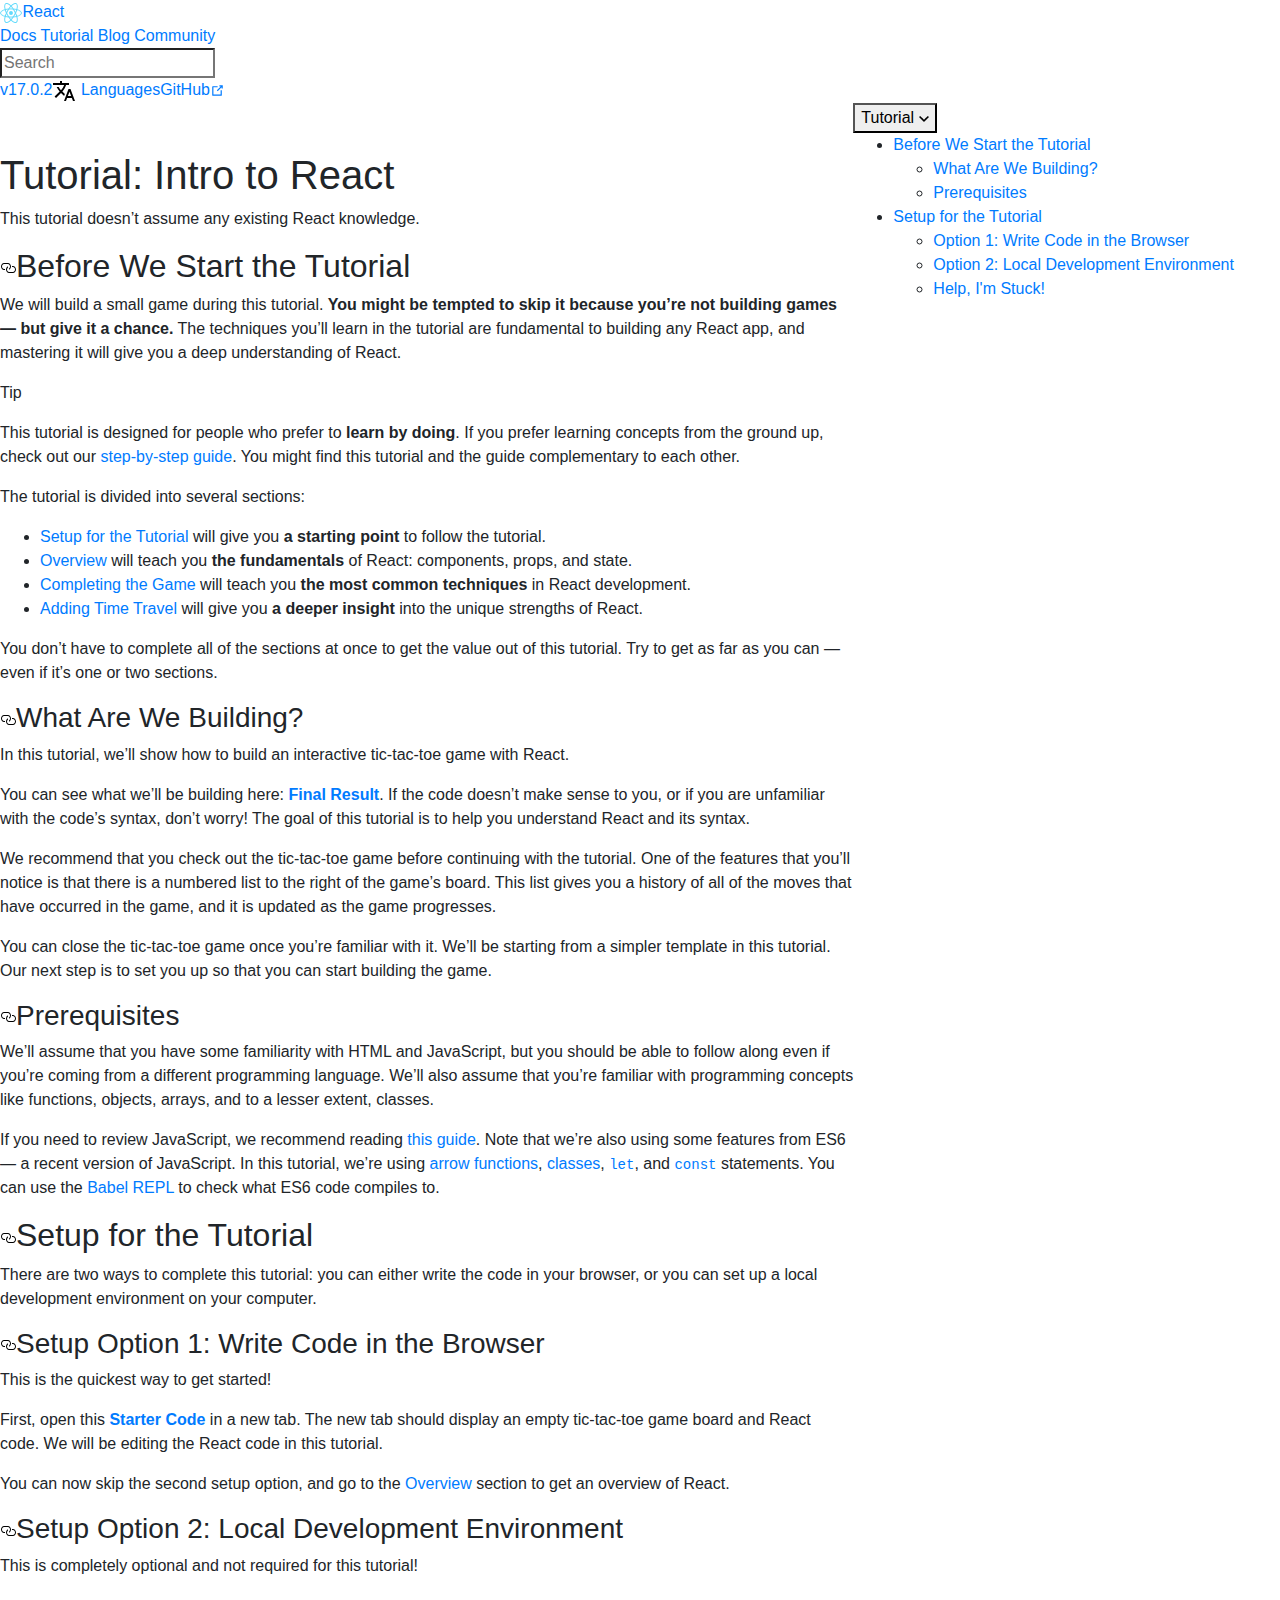
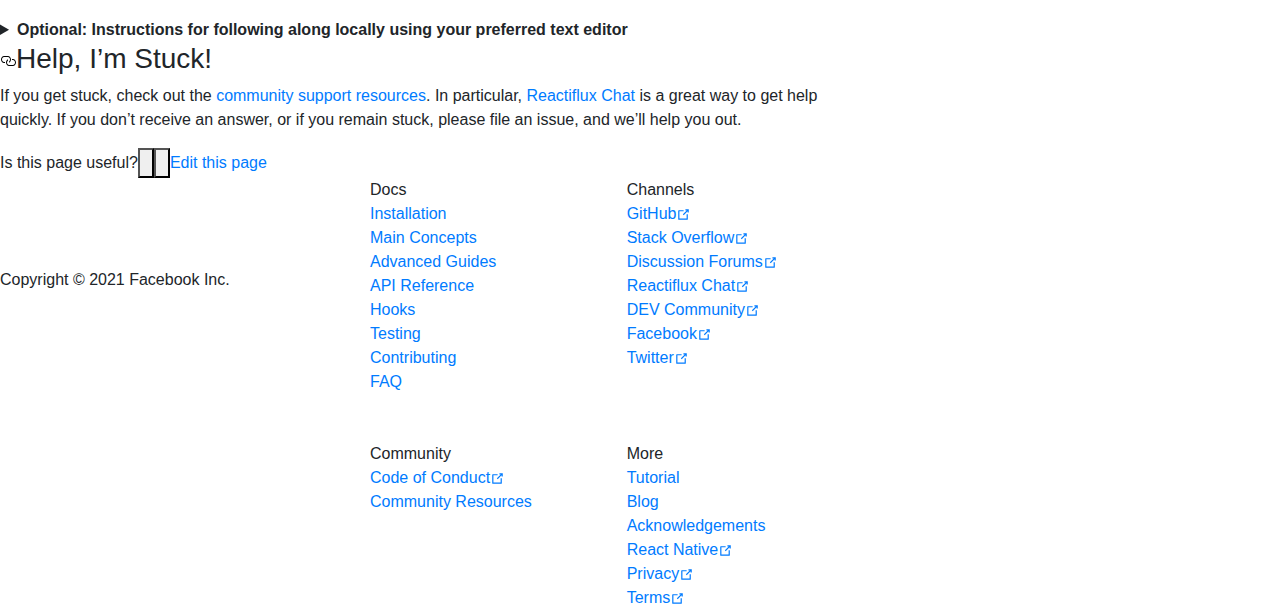
<file: tutorial.html>
<!DOCTYPE html>
<html lang="en">

<head>
    <meta charset="UTF-8">
    <meta http-equiv="X-UA-Compatible" content="IE=edge">
    <meta name="viewport" content="width=device-width, initial-scale=1.0">
    <!-- Latest compiled and minified CSS -->
    <link rel="stylesheet" href="https://maxcdn.bootstrapcdn.com/bootstrap/4.5.2/css/bootstrap.min.css">
    <link rel="stylesheet" href="D:\front-end projects\React\index.css">
    <link rel="stylesheet" href="D:\front-end projects\React\docs.css">
    <link rel="stylesheet" href="D:\front-end projects\React\tutorial.css">
    <script src="https://cdn.jsdelivr.net/npm/jquery@3.5.1/dist/jquery.slim.min.js"
        integrity="sha384-DfXdz2htPH0lsSSs5nCTpuj/zy4C+OGpamoFVy38MVBnE+IbbVYUew+OrCXaRkfj"
        crossorigin="anonymous"></script>
    <!-- jQuery library -->
    <script src="https://ajax.googleapis.com/ajax/libs/jquery/3.5.1/jquery.min.js"></script>

    <!-- Popper JS -->
    <script src="https://cdnjs.cloudflare.com/ajax/libs/popper.js/1.16.0/umd/popper.min.js"></script>

    <!-- Latest compiled JavaScript -->
    <script src="https://maxcdn.bootstrapcdn.com/bootstrap/4.5.2/js/bootstrap.min.js"></script>
    <title>React JS</title>


</head>

<body>


    <!-- navbar -->
    <header class="css-19rsoyj">
        <div class="css-tctv7l">
            <div class="css-iiezwn">
                <a class="css-4ivotw" href="D:\front-end projects\React\index.html">
                    <img src="[data-uri]"
                        alt="" height="20"><span class="css-184keb2">React</span></a>
                <nav class="css-79txt3">
                    <a class="css-hobwqm" href="D:\front-end projects\React\docs.html">
                        Docs</a>
                    <a aria-current="page" class="css-li68ai"
                        href="D:\front-end projects\React\tutorial.html">Tutorial<span class="css-2y24fj"></span></a>
                    <a class="css-hobwqm" href="D:\front-end projects\React\blogs.html">Blog</a>
                    <a class="css-hobwqm" href="D:\front-end projects\React\community.html">Community</a>
                </nav>


                <form class="css-7vmqep"><span class="algolia-autocomplete"
                        style="position: relative; display: inline-block; direction: ltr;"><input
                            id="algolia-doc-search" type="search" placeholder="Search" aria-label="Search docs"
                            class="css-7dpbpx ds-input" autocomplete="off" spellcheck="false" role="combobox"
                            aria-autocomplete="list" aria-expanded="false" aria-labelledby="algolia-doc-search"
                            aria-owns="algolia-autocomplete-listbox-4" dir="auto"
                            style="position: relative; vertical-align: top;">
                        <pre aria-hidden="true"
                            style="position: absolute; visibility: hidden; white-space: pre; font-size: 18px; font-style: normal; font-variant: normal; font-weight: 300; word-spacing: 0px; letter-spacing: normal; text-indent: 0px; text-rendering: auto; text-transform: none;"></pre>
                        <span class="ds-dropdown-menu" role="listbox" id="algolia-autocomplete-listbox-4"
                            style="position: absolute; top: 100%; z-index: 100; display: none; left: 0px; right: auto;">
                            <div class="ds-dataset-5"></div>
                        </span>
                    </span></form>
                <div class="css-nypjs8"><a class="css-zvm479" href="/versions">v17.0.2</a><a class="css-1upvlu3"
                        href="/languages"><svg xmlns="http://www.w3.org/2000/svg" width="24" height="24"
                            viewBox="0 0 24 24">
                            <path d="M0 0h24v24H0z" fill="none"></path>
                            <path
                                d=" M12.87 15.07l-2.54-2.51.03-.03c1.74-1.94 2.98-4.17 3.71-6.53H17V4h-7V2H8v2H1v1.99h11.17C11.5 7.92 10.44 9.75 9 11.35 8.07 10.32 7.3 9.19 6.69 8h-2c.73 1.63 1.73 3.17 2.98 4.56l-5.09 5.02L4 19l5-5 3.11 3.11.76-2.04zM18.5 10h-2L12 22h2l1.12-3h4.75L21 22h2l-4.5-12zm-2.62 7l1.62-4.33L19.12 17h-3.24z "
                                class="css-c4d79v"></path>
                        </svg> <span class="css-1rsw1pf">Languages</span></a><a
                        href="https://github.com/facebook/react/" target="_blank" rel="noopener"
                        class="css-6oo1gu">GitHub<svg x="0px" y="0px" viewBox="0 0 100 100" width="15" height="15"
                            class="css-19vhmgv">
                            <path fill="currentColor" d="M18.8,85.1h56l0,0c2.2,0,4-1.8,4-4v-32h-8v28h-48v-48h28v-8h-32l0,
      0c-2.2,0-4,1.8-4,4v56C14.8,83.3,16.6,85.1,18.8,85.1z
    "></path>
                            <polygon fill="currentColor" points="
      45.7,48.7 51.3,54.3 77.2,28.5 77.2,37.2 85.2,37.2 85.2,14.9 62.8,
      14.9 62.8,22.9 71.5,22.9
      "></polygon>
                        </svg></a></div>
            </div>
        </div>
    </header>


    <div class="row no-gutters">

        <!-- content -->
        <div class="col-8">
            <div class="main" data-bs-spy="scroll" data-bs-target="#navi">


                <article class="css-174qq1k">
                    <header class="css-hgc6lu">
                        <br><br>
                        <h1 class="css-c3aatb">Tutorial: Intro to React</h1>
                    </header>
                    <div class="css-124oy3v">
                        <div class="css-15weewl">
                            <p class="first-line">This tutorial doesn’t assume any existing React knowledge.</p>
                            <h2 id="before-we-start-the-tutorial"><a href="#before-we-start-the-tutorial" aria-hidden=""
                                    class="anchor"><svg aria-hidden="true" height="16" version="1.1" viewBox="0 0 16 16"
                                        width="16">
                                        <path fill-rule="evenodd"
                                            d="M4 9h1v1H4c-1.5 0-3-1.69-3-3.5S2.55 3 4 3h4c1.45 0 3 1.69 3 3.5 0 1.41-.91 2.72-2 3.25V8.59c.58-.45 1-1.27 1-2.09C10 5.22 8.98 4 8 4H4c-.98 0-2 1.22-2 2.5S3 9 4 9zm9-3h-1v1h1c1 0 2 1.22 2 2.5S13.98 12 13 12H9c-.98 0-2-1.22-2-2.5 0-.83.42-1.64 1-2.09V6.25c-1.09.53-2 1.84-2 3.25C6 11.31 7.55 13 9 13h4c1.45 0 3-1.69 3-3.5S14.5 6 13 6z">
                                        </path>
                                    </svg></a>Before We Start the Tutorial </h2>
                            <p>We will build a small game during this tutorial. <strong>You might be tempted to skip
                                    it because you’re not building games — but give it a chance.</strong> The
                                techniques you’ll learn in the tutorial are fundamental to building any React app,
                                and mastering it will give you a deep understanding of React.</p>
                            <blockquote>
                                <p>Tip</p>
                                <p>This tutorial is designed for people who prefer to <strong>learn by
                                        doing</strong>. If you prefer learning concepts from the ground up, check
                                    out our <a href="/docs/hello-world.html">step-by-step guide</a>. You might find
                                    this tutorial and the guide complementary to each other.</p>
                            </blockquote>
                            <p>The tutorial is divided into several sections:</p>
                            <ul>
                                <li><a href="#setup-for-the-tutorial">Setup for the Tutorial</a> will give you
                                    <strong>a starting point</strong> to follow the tutorial.
                                </li>
                                <li><a href="#overview">Overview</a> will teach you <strong>the
                                        fundamentals</strong> of React: components, props, and state.</li>
                                <li><a href="#completing-the-game">Completing the Game</a> will teach you
                                    <strong>the most common techniques</strong> in React development.
                                </li>
                                <li><a href="#adding-time-travel">Adding Time Travel</a> will give you <strong>a
                                        deeper insight</strong> into the unique strengths of React.</li>
                            </ul>
                            <p>You don’t have to complete all of the sections at once to get the value out of this
                                tutorial. Try to get as far as you can — even if it’s one or two sections.</p>
                            <h3 id="what-are-we-building"><a href="#what-are-we-building" aria-hidden=""
                                    class="anchor"><svg aria-hidden="true" height="16" version="1.1" viewBox="0 0 16 16"
                                        width="16">
                                        <path fill-rule="evenodd"
                                            d="M4 9h1v1H4c-1.5 0-3-1.69-3-3.5S2.55 3 4 3h4c1.45 0 3 1.69 3 3.5 0 1.41-.91 2.72-2 3.25V8.59c.58-.45 1-1.27 1-2.09C10 5.22 8.98 4 8 4H4c-.98 0-2 1.22-2 2.5S3 9 4 9zm9-3h-1v1h1c1 0 2 1.22 2 2.5S13.98 12 13 12H9c-.98 0-2-1.22-2-2.5 0-.83.42-1.64 1-2.09V6.25c-1.09.53-2 1.84-2 3.25C6 11.31 7.55 13 9 13h4c1.45 0 3-1.69 3-3.5S14.5 6 13 6z">
                                        </path>
                                    </svg></a>What Are We Building? </h3>
                            <p>In this tutorial, we’ll show how to build an interactive tic-tac-toe game with React.
                            </p>
                            <p>You can see what we’ll be building here: <strong><a
                                        href="https://codepen.io/gaearon/pen/gWWZgR?editors=0010" target="_blank"
                                        rel="nofollow noopener noreferrer">Final Result</a></strong>. If the code
                                doesn’t make sense to you, or if you are unfamiliar with the code’s syntax, don’t
                                worry! The goal of this tutorial is to help you understand React and its syntax.</p>
                            <p>We recommend that you check out the tic-tac-toe game before continuing with the
                                tutorial. One of the features that you’ll notice is that there is a numbered list to
                                the right of the game’s board. This list gives you a history of all of the moves
                                that have occurred in the game, and it is updated as the game progresses.</p>
                            <p>You can close the tic-tac-toe game once you’re familiar with it. We’ll be starting
                                from a simpler template in this tutorial. Our next step is to set you up so that you
                                can start building the game.</p>
                            <h3 id="prerequisites"><a href="#prerequisites" aria-hidden="" class="anchor"><svg
                                        aria-hidden="true" height="16" version="1.1" viewBox="0 0 16 16" width="16">
                                        <path fill-rule="evenodd"
                                            d="M4 9h1v1H4c-1.5 0-3-1.69-3-3.5S2.55 3 4 3h4c1.45 0 3 1.69 3 3.5 0 1.41-.91 2.72-2 3.25V8.59c.58-.45 1-1.27 1-2.09C10 5.22 8.98 4 8 4H4c-.98 0-2 1.22-2 2.5S3 9 4 9zm9-3h-1v1h1c1 0 2 1.22 2 2.5S13.98 12 13 12H9c-.98 0-2-1.22-2-2.5 0-.83.42-1.64 1-2.09V6.25c-1.09.53-2 1.84-2 3.25C6 11.31 7.55 13 9 13h4c1.45 0 3-1.69 3-3.5S14.5 6 13 6z">
                                        </path>
                                    </svg></a>Prerequisites </h3>
                            <p>We’ll assume that you have some familiarity with HTML and JavaScript, but you should
                                be able to follow along even if you’re coming from a different programming language.
                                We’ll also assume that you’re familiar with programming concepts like functions,
                                objects, arrays, and to a lesser extent, classes.</p>
                            <p>If you need to review JavaScript, we recommend reading <a
                                    href="https://developer.mozilla.org/en-US/docs/Web/JavaScript/A_re-introduction_to_JavaScript"
                                    target="_blank" rel="nofollow noopener noreferrer">this guide</a>. Note that
                                we’re also using some features from ES6 — a recent version of JavaScript. In this
                                tutorial, we’re using <a
                                    href="https://developer.mozilla.org/en-US/docs/Web/JavaScript/Reference/Functions/Arrow_functions"
                                    target="_blank" rel="nofollow noopener noreferrer">arrow functions</a>, <a
                                    href="https://developer.mozilla.org/en-US/docs/Web/JavaScript/Reference/Classes"
                                    target="_blank" rel="nofollow noopener noreferrer">classes</a>, <a
                                    href="https://developer.mozilla.org/en-US/docs/Web/JavaScript/Reference/Statements/let"
                                    target="_blank" rel="nofollow noopener noreferrer"><code
                                        class="gatsby-code-text">let</code></a>, and <a
                                    href="https://developer.mozilla.org/en-US/docs/Web/JavaScript/Reference/Statements/const"
                                    target="_blank" rel="nofollow noopener noreferrer"><code
                                        class="gatsby-code-text">const</code></a> statements. You can use the <a
                                    href="https://babeljs.io/repl/#?presets=react&amp;code_lz=MYewdgzgLgBApgGzgWzmWBeGAeAFgRgD4AJRBEAGhgHcQAnBAEwEJsB6AwgbgChRJY_KAEMAlmDh0YWRiGABXVOgB0AczhQAokiVQAQgE8AkowAUAcjogQUcwEpeAJTjDgUACIB5ALLK6aRklTRBQ0KCohMQk6Bx4gA"
                                    target="_blank" rel="noreferrer">Babel REPL</a> to check what ES6 code compiles
                                to.</p>
                            <h2 id="setup-for-the-tutorial"><a href="#setup-for-the-tutorial" aria-hidden=""
                                    class="anchor"><svg aria-hidden="true" height="16" version="1.1" viewBox="0 0 16 16"
                                        width="16">
                                        <path fill-rule="evenodd"
                                            d="M4 9h1v1H4c-1.5 0-3-1.69-3-3.5S2.55 3 4 3h4c1.45 0 3 1.69 3 3.5 0 1.41-.91 2.72-2 3.25V8.59c.58-.45 1-1.27 1-2.09C10 5.22 8.98 4 8 4H4c-.98 0-2 1.22-2 2.5S3 9 4 9zm9-3h-1v1h1c1 0 2 1.22 2 2.5S13.98 12 13 12H9c-.98 0-2-1.22-2-2.5 0-.83.42-1.64 1-2.09V6.25c-1.09.53-2 1.84-2 3.25C6 11.31 7.55 13 9 13h4c1.45 0 3-1.69 3-3.5S14.5 6 13 6z">
                                        </path>
                                    </svg></a>Setup for the Tutorial </h2>
                            <p>There are two ways to complete this tutorial: you can either write the code in your
                                browser, or you can set up a local development environment on your computer.</p>
                            <h3 id="setup-option-1-write-code-in-the-browser"><a
                                    href="#setup-option-1-write-code-in-the-browser" aria-hidden="" class="anchor"><svg
                                        aria-hidden="true" height="16" version="1.1" viewBox="0 0 16 16" width="16">
                                        <path fill-rule="evenodd"
                                            d="M4 9h1v1H4c-1.5 0-3-1.69-3-3.5S2.55 3 4 3h4c1.45 0 3 1.69 3 3.5 0 1.41-.91 2.72-2 3.25V8.59c.58-.45 1-1.27 1-2.09C10 5.22 8.98 4 8 4H4c-.98 0-2 1.22-2 2.5S3 9 4 9zm9-3h-1v1h1c1 0 2 1.22 2 2.5S13.98 12 13 12H9c-.98 0-2-1.22-2-2.5 0-.83.42-1.64 1-2.09V6.25c-1.09.53-2 1.84-2 3.25C6 11.31 7.55 13 9 13h4c1.45 0 3-1.69 3-3.5S14.5 6 13 6z">
                                        </path>
                                    </svg></a>Setup Option 1: Write Code in the Browser </h3>
                            <p>This is the quickest way to get started!</p>
                            <p>First, open this <strong><a href="https://codepen.io/gaearon/pen/oWWQNa?editors=0010"
                                        target="_blank" rel="nofollow noopener noreferrer">Starter Code</a></strong>
                                in a new tab. The new tab should display an empty tic-tac-toe game board and React
                                code. We will be editing the React code in this tutorial.</p>
                            <p>You can now skip the second setup option, and go to the <a href="#overview">Overview</a>
                                section to get an overview of React.</p>
                            <h3 id="setup-option-2-local-development-environment"><a
                                    href="#setup-option-2-local-development-environment" aria-hidden=""
                                    class="anchor"><svg aria-hidden="true" height="16" version="1.1" viewBox="0 0 16 16"
                                        width="16">
                                        <path fill-rule="evenodd"
                                            d="M4 9h1v1H4c-1.5 0-3-1.69-3-3.5S2.55 3 4 3h4c1.45 0 3 1.69 3 3.5 0 1.41-.91 2.72-2 3.25V8.59c.58-.45 1-1.27 1-2.09C10 5.22 8.98 4 8 4H4c-.98 0-2 1.22-2 2.5S3 9 4 9zm9-3h-1v1h1c1 0 2 1.22 2 2.5S13.98 12 13 12H9c-.98 0-2-1.22-2-2.5 0-.83.42-1.64 1-2.09V6.25c-1.09.53-2 1.84-2 3.25C6 11.31 7.55 13 9 13h4c1.45 0 3-1.69 3-3.5S14.5 6 13 6z">
                                        </path>
                                    </svg></a>Setup Option 2: Local Development Environment </h3>
                            <p>This is completely optional and not required for this tutorial!</p>
                            <br>
                            <details>
                                <summary><b>Optional: Instructions for following along locally using your preferred
                                        text editor</b></summary>
                                <p>This setup requires more work but allows you to complete the tutorial using an
                                    editor of your choice. Here are the steps to follow:</p>
                                <ol>
                                    <li>Make sure you have a recent version of <a href="https://nodejs.org/en/"
                                            target="_blank" rel="nofollow noopener noreferrer">Node.js</a>
                                        installed.</li>
                                    <li>Follow the <a
                                            href="/docs/create-a-new-react-app.html#create-react-app">installation
                                            instructions for Create React App</a> to make a new project.</li>
                                </ol>
                                <div class="gatsby-highlight" data-language="bash">
                                    <pre
                                        class="gatsby-code-bash"><code class="gatsby-code-bash">npx create-react-app my-app</code></pre>
                                </div>
                                <ol start="3">
                                    <li>Delete all files in the <code class="gatsby-code-text">src/</code> folder of
                                        the new project </li>
                                </ol>
                                <blockquote>
                                    <p>Note:</p>
                                    <p><strong>Don’t delete the entire <code class="gatsby-code-text">src</code>
                                            folder, just the original source files inside it.</strong> We’ll replace
                                        the default source files with examples for this project in the next step.
                                    </p>
                                </blockquote>
                                <div class="gatsby-highlight" data-language="bash">
                                    <pre
                                        class="gatsby-code-bash"><code class="gatsby-code-bash"><span class="token builtin class-name">cd</span> my-app
                        <span class="token builtin class-name">cd</span> src
                        
                        <span class="token comment"># If you're using a Mac or Linux:</span>
                        <span class="token function">rm</span> -f *
                        
                        <span class="token comment"># Or, if you're on Windows:</span>
                        del *
                        
                        <span class="token comment"># Then, switch back to the project folder</span>
                        <span class="token builtin class-name">cd</span> <span class="token punctuation">..</span></code></pre>
                                </div>
                                <ol start="4">
                                    <li>Add a file named <code class="gatsby-code-text">index.css</code> in the
                                        <code class="gatsby-code-text">src/</code> folder with <a
                                            href="https://codepen.io/gaearon/pen/oWWQNa?editors=0100" target="_blank"
                                            rel="nofollow noopener noreferrer">this CSS code</a>.
                                    </li>
                                    <li>Add a file named <code class="gatsby-code-text">index.js</code> in the <code
                                            class="gatsby-code-text">src/</code> folder with <a
                                            href="https://codepen.io/gaearon/pen/oWWQNa?editors=0010" target="_blank"
                                            rel="nofollow noopener noreferrer">this JS code</a>.
                                    </li>
                                    <li>Add these three lines to the top of <code
                                            class="gatsby-code-text">index.js</code> in the <code
                                            class="gatsby-code-text">src/</code> folder:</li>
                                </ol>
                                <div class="gatsby-highlight" data-language="jsx">
                                    <pre
                                        class="gatsby-code-jsx"><code class="gatsby-code-jsx"><span class="token keyword">import</span> React <span class="token keyword">from</span> <span class="token string">'react'</span><span class="token punctuation">;</span>
                        <span class="token keyword">import</span> ReactDOM <span class="token keyword">from</span> <span class="token string">'react-dom'</span><span class="token punctuation">;</span>
                        <span class="token keyword">import</span> <span class="token string">'./index.css'</span><span class="token punctuation">;</span></code></pre>
                                </div>
                                <p>Now if you run <code class="gatsby-code-text">npm start</code> in the project
                                    folder and open <code class="gatsby-code-text">http://localhost:3000</code> in
                                    the browser, you should see an empty tic-tac-toe field.</p>
                                <p>We recommend following <a href="https://babeljs.io/docs/editors/" target="_blank"
                                        rel="nofollow noopener noreferrer">these instructions</a> to configure
                                    syntax highlighting for your editor.</p>
                            </details>
                            <h3 id="help-im-stuck"><a href="#help-im-stuck" aria-hidden="" class="anchor"><svg
                                        aria-hidden="true" height="16" version="1.1" viewBox="0 0 16 16" width="16">
                                        <path fill-rule="evenodd"
                                            d="M4 9h1v1H4c-1.5 0-3-1.69-3-3.5S2.55 3 4 3h4c1.45 0 3 1.69 3 3.5 0 1.41-.91 2.72-2 3.25V8.59c.58-.45 1-1.27 1-2.09C10 5.22 8.98 4 8 4H4c-.98 0-2 1.22-2 2.5S3 9 4 9zm9-3h-1v1h1c1 0 2 1.22 2 2.5S13.98 12 13 12H9c-.98 0-2-1.22-2-2.5 0-.83.42-1.64 1-2.09V6.25c-1.09.53-2 1.84-2 3.25C6 11.31 7.55 13 9 13h4c1.45 0 3-1.69 3-3.5S14.5 6 13 6z">
                                        </path>
                                    </svg></a>Help, I’m Stuck! </h3>
                            <p>If you get stuck, check out the <a href="/community/support.html">community support
                                    resources</a>. In particular, <a href="https://discord.gg/reactiflux"
                                    target="_blank" rel="nofollow noopener noreferrer">Reactiflux Chat</a> is a
                                great way to get help quickly. If you don’t receive an answer, or if you remain
                                stuck, please file an issue, and we’ll help you out.</p>
                        </div>
                    </div>
                </article>

            </div>
            <div class="css-1m173d1"><span class="css-k7orbq"><span>Is this page useful?<button aria-label="Yes"
                            class="css-bbeeea"><svg focusable="false" xmlns="http://www.w3.org/2000/svg"
                                viewBox="0 0 81.13 89.76" class="css-15scox9">
                                <path
                                    d="M22.9 6a18.57 18.57 0 002.67 8.4 25.72 25.72 0 008.65 7.66c3.86 2 8.67 7.13 13.51 11 3.86 3.11 8.57 7.11 11.54 8.45s13.59.26 14.64 1.17c1.88 1.63 1.55 9-.11 15.25-1.61 5.86-5.96 10.55-6.48 16.86-.4 4.83-2.7 4.88-10.93 4.88h-1.35c-3.82 0-8.24 2.93-12.92 3.62a68 68 0 01-9.73.5c-3.57 0-7.86-.08-13.25-.08-3.56 0-4.71-1.83-4.71-4.48h8.42a3.51 3.51 0 000-7H12.28a2.89 2.89 0 01-2.88-2.88 1.91 1.91 0 01.77-1.78h16.46a3.51 3.51 0 000-7H12.29c-3.21 0-4.84-1.83-4.84-4a6.41 6.41 0 011.17-3.78h19.06a3.5 3.5 0 100-7H9.75A3.51 3.51 0 016 42.27a3.45 3.45 0 013.75-3.48h13.11c5.61 0 7.71-3 5.71-5.52-4.43-4.74-10.84-12.62-11-18.71-.15-6.51 2.6-7.83 5.36-8.56m0-6a6.18 6.18 0 00-1.53.2c-6.69 1.77-10 6.65-9.82 14.5.08 5.09 2.99 11.18 8.52 18.09H9.74a9.52 9.52 0 00-6.23 16.9 12.52 12.52 0 00-2.07 6.84 9.64 9.64 0 003.65 7.7 7.85 7.85 0 00-1.7 5.13 8.9 8.9 0 005.3 8.13 6 6 0 00-.26 1.76c0 6.37 4.2 10.48 10.71 10.48h13.25a73.75 73.75 0 0010.6-.56 35.89 35.89 0 007.58-2.18 17.83 17.83 0 014.48-1.34h1.35c4.69 0 7.79 0 10.5-1 3.85-1.44 6-4.59 6.41-9.38.2-2.46 1.42-4.85 2.84-7.62a41.3 41.3 0 003.42-8.13 48 48 0 001.59-10.79c.1-5.13-1-8.48-3.35-10.55-2.16-1.87-4.64-1.87-9.6-1.88a46.86 46.86 0 01-6.64-.29c-1.92-.94-5.72-4-8.51-6.3l-1.58-1.28c-1.6-1.3-3.27-2.79-4.87-4.23-3.33-3-6.47-5.79-9.61-7.45a20.2 20.2 0 01-6.43-5.53 12.44 12.44 0 01-1.72-5.36 6 6 0 00-6-5.86z">
                                </path>
                            </svg></button><button aria-label="No" class="css-8ypg2d"><svg
                                xmlns="http://www.w3.org/2000/svg" viewBox="0 0 81.13 89.76" class="css-shr7pv">
                                <path
                                    d="M22.9 6a18.57 18.57 0 002.67 8.4 25.72 25.72 0 008.65 7.66c3.86 2 8.67 7.13 13.51 11 3.86 3.11 8.57 7.11 11.54 8.45s13.59.26 14.64 1.17c1.88 1.63 1.55 9-.11 15.25-1.61 5.86-5.96 10.55-6.48 16.86-.4 4.83-2.7 4.88-10.93 4.88h-1.35c-3.82 0-8.24 2.93-12.92 3.62a68 68 0 01-9.73.5c-3.57 0-7.86-.08-13.25-.08-3.56 0-4.71-1.83-4.71-4.48h8.42a3.51 3.51 0 000-7H12.28a2.89 2.89 0 01-2.88-2.88 1.91 1.91 0 01.77-1.78h16.46a3.51 3.51 0 000-7H12.29c-3.21 0-4.84-1.83-4.84-4a6.41 6.41 0 011.17-3.78h19.06a3.5 3.5 0 100-7H9.75A3.51 3.51 0 016 42.27a3.45 3.45 0 013.75-3.48h13.11c5.61 0 7.71-3 5.71-5.52-4.43-4.74-10.84-12.62-11-18.71-.15-6.51 2.6-7.83 5.36-8.56m0-6a6.18 6.18 0 00-1.53.2c-6.69 1.77-10 6.65-9.82 14.5.08 5.09 2.99 11.18 8.52 18.09H9.74a9.52 9.52 0 00-6.23 16.9 12.52 12.52 0 00-2.07 6.84 9.64 9.64 0 003.65 7.7 7.85 7.85 0 00-1.7 5.13 8.9 8.9 0 005.3 8.13 6 6 0 00-.26 1.76c0 6.37 4.2 10.48 10.71 10.48h13.25a73.75 73.75 0 0010.6-.56 35.89 35.89 0 007.58-2.18 17.83 17.83 0 014.48-1.34h1.35c4.69 0 7.79 0 10.5-1 3.85-1.44 6-4.59 6.41-9.38.2-2.46 1.42-4.85 2.84-7.62a41.3 41.3 0 003.42-8.13 48 48 0 001.59-10.79c.1-5.13-1-8.48-3.35-10.55-2.16-1.87-4.64-1.87-9.6-1.88a46.86 46.86 0 01-6.64-.29c-1.92-.94-5.72-4-8.51-6.3l-1.58-1.28c-1.6-1.3-3.27-2.79-4.87-4.23-3.33-3-6.47-5.79-9.61-7.45a20.2 20.2 0 01-6.43-5.53 12.44 12.44 0 01-1.72-5.36 6 6 0 00-6-5.86z">
                                </path>
                            </svg></button></span></span><a
                    href="https://github.com/reactjs/reactjs.org/tree/main/content/docs/getting-started.md"
                    class="css-1epz0fh">Edit this page</a>
            </div>

            <footer class="ft">
                <div class="css-tctv7l">
                    <div class="css-17njq4x">
                        <div class="row">
                            <div class="col-sm ft-part">
                                <section class="css-1tq073i"><a href="https://opensource.facebook.com/projects/" target="_blank"
                                    rel="noopener"><img alt="Facebook Open Source"
                                        src="[data-uri]"
                                        class="css-1izr7si"></a>
                                <p class="css-1yy5aal">Copyright © 2021 Facebook Inc.</p>
                            </section>
                            </div>
                            <div class="col-sm ft-part">
                                <div class="css-1m3wp4q">
                                    <div class="li-title">Docs</div>
                                    
                                   
                                    <a class="css-8l81zy"
                                        href="/docs/getting-started.html">Installation</a><br><a class="css-8l81zy"
                                        href="/docs/hello-world.html">Main Concepts</a><br><a class="css-8l81zy"
                                        href="/docs/accessibility.html">Advanced Guides</a><br><a class="css-8l81zy"
                                        href="/docs/react-api.html">API Reference</a><br><a class="css-8l81zy"
                                        href="/docs/hooks-intro.html">Hooks</a><br><a class="css-8l81zy"
                                        href="/docs/testing.html">Testing</a><br><a class="css-8l81zy"
                                        href="/docs/how-to-contribute.html">Contributing</a><br><a class="css-8l81zy"
                                        href="/docs/faq-ajax.html">FAQ</a>
                                    <br><br><br>
                                        <div class="li-title">Community</div><a
                                        href="https://github.com/facebook/react/blob/main/CODE_OF_CONDUCT.md"
                                        class="css-8l81zy">Code of Conduct<svg x="0px" y="0px" viewBox="0 0 100 100" width="15"
                                            height="15" class="css-83uoqv">
                                            <path fill="currentColor" d="
                M18.8,85.1h56l0,0c2.2,0,4-1.8,4-4v-32h-8v28h-48v-48h28v-8h-32l0,
                0c-2.2,0-4,1.8-4,4v56C14.8,83.3,16.6,85.1,18.8,85.1z
              "></path>
                                            <polygon fill="currentColor" points="
                45.7,48.7 51.3,54.3 77.2,28.5 77.2,37.2 85.2,37.2 85.2,14.9 62.8,
                14.9 62.8,22.9 71.5,22.9
                "></polygon>
                                        </svg></a><br><a class="css-8l81zy" href="/community/support.html">Community Resources</a>
                                </div>  
                                </div>
                            
                            <div class="col-sm ft-part">
                                <div class="css-1m3wp4q">
                                    <div class="li-title">Channels</div><a href="https://github.com/facebook/react"
                                        target="_blank" rel="noopener" class="css-8l81zy">GitHub<svg x="0px" y="0px"
                                            viewBox="0 0 100 100" width="15" height="15" class="css-83uoqv">
                                            <path fill="currentColor" d="
                M18.8,85.1h56l0,0c2.2,0,4-1.8,4-4v-32h-8v28h-48v-48h28v-8h-32l0,
                0c-2.2,0-4,1.8-4,4v56C14.8,83.3,16.6,85.1,18.8,85.1z
              "></path>
                                            <polygon fill="currentColor" points="
                45.7,48.7 51.3,54.3 77.2,28.5 77.2,37.2 85.2,37.2 85.2,14.9 62.8,
                14.9 62.8,22.9 71.5,22.9
                "></polygon>
                                        </svg></a><br><a href="https://stackoverflow.com/questions/tagged/reactjs" target="_blank"
                                        rel="noopener" class="css-8l81zy">Stack Overflow<svg x="0px" y="0px"
                                            viewBox="0 0 100 100" width="15" height="15" class="css-83uoqv">
                                            <path fill="currentColor" d="
                M18.8,85.1h56l0,0c2.2,0,4-1.8,4-4v-32h-8v28h-48v-48h28v-8h-32l0,
                0c-2.2,0-4,1.8-4,4v56C14.8,83.3,16.6,85.1,18.8,85.1z
              "></path>
                                            <polygon fill="currentColor" points="
                45.7,48.7 51.3,54.3 77.2,28.5 77.2,37.2 85.2,37.2 85.2,14.9 62.8,
                14.9 62.8,22.9 71.5,22.9
                "></polygon>
                                        </svg></a><br><a href="https://reactjs.org/community/support.html#popular-discussion-forums"
                                        target="_blank" rel="noopener" class="css-8l81zy">Discussion Forums<svg x="0px" y="0px"
                                            viewBox="0 0 100 100" width="15" height="15" class="css-83uoqv">
                                            <path fill="currentColor" d="
                M18.8,85.1h56l0,0c2.2,0,4-1.8,4-4v-32h-8v28h-48v-48h28v-8h-32l0,
                0c-2.2,0-4,1.8-4,4v56C14.8,83.3,16.6,85.1,18.8,85.1z
              "></path>
                                            <polygon fill="currentColor" points="
                45.7,48.7 51.3,54.3 77.2,28.5 77.2,37.2 85.2,37.2 85.2,14.9 62.8,
                14.9 62.8,22.9 71.5,22.9
                "></polygon>
                                        </svg></a><br><a href="https://discord.gg/reactiflux" target="_blank" rel="noopener"
                                        class="css-8l81zy">Reactiflux Chat<svg x="0px" y="0px" viewBox="0 0 100 100" width="15"
                                            height="15" class="css-83uoqv">
                                            <path fill="currentColor" d="
                M18.8,85.1h56l0,0c2.2,0,4-1.8,4-4v-32h-8v28h-48v-48h28v-8h-32l0,
                0c-2.2,0-4,1.8-4,4v56C14.8,83.3,16.6,85.1,18.8,85.1z
              "></path>
                                            <polygon fill="currentColor" points="
                45.7,48.7 51.3,54.3 77.2,28.5 77.2,37.2 85.2,37.2 85.2,14.9 62.8,
                14.9 62.8,22.9 71.5,22.9
                "></polygon>
                                        </svg></a><br><a href="https://dev.to/t/react" target="_blank" rel="noopener"
                                        class="css-8l81zy">DEV Community<svg x="0px" y="0px" viewBox="0 0 100 100" width="15"
                                            height="15" class="css-83uoqv">
                                            <path fill="currentColor" d="
                M18.8,85.1h56l0,0c2.2,0,4-1.8,4-4v-32h-8v28h-48v-48h28v-8h-32l0,
                0c-2.2,0-4,1.8-4,4v56C14.8,83.3,16.6,85.1,18.8,85.1z
              "></path>
                                            <polygon fill="currentColor" points="
                45.7,48.7 51.3,54.3 77.2,28.5 77.2,37.2 85.2,37.2 85.2,14.9 62.8,
                14.9 62.8,22.9 71.5,22.9
                "></polygon>
                                        </svg></a><br><a href="https://www.facebook.com/react" target="_blank" rel="noopener"
                                        class="css-8l81zy">Facebook<svg x="0px" y="0px" viewBox="0 0 100 100" width="15"
                                            height="15" class="css-83uoqv">
                                            <path fill="currentColor" d="
                M18.8,85.1h56l0,0c2.2,0,4-1.8,4-4v-32h-8v28h-48v-48h28v-8h-32l0,
                0c-2.2,0-4,1.8-4,4v56C14.8,83.3,16.6,85.1,18.8,85.1z
              "></path>
                                            <polygon fill="currentColor" points="
                45.7,48.7 51.3,54.3 77.2,28.5 77.2,37.2 85.2,37.2 85.2,14.9 62.8,
                14.9 62.8,22.9 71.5,22.9
                "></polygon>
                                        </svg></a><br><a href="https://twitter.com/reactjs" target="_blank" rel="noopener"
                                        class="css-8l81zy">Twitter<svg x="0px" y="0px" viewBox="0 0 100 100" width="15"
                                            height="15" class="css-83uoqv">
                                            <path fill="currentColor" d="
                M18.8,85.1h56l0,0c2.2,0,4-1.8,4-4v-32h-8v28h-48v-48h28v-8h-32l0,
                0c-2.2,0-4,1.8-4,4v56C14.8,83.3,16.6,85.1,18.8,85.1z
              "></path>
                                            <polygon fill="currentColor" points="
                45.7,48.7 51.3,54.3 77.2,28.5 77.2,37.2 85.2,37.2 85.2,14.9 62.8,
                14.9 62.8,22.9 71.5,22.9
                "></polygon>
                                        </svg></a>
                               
                               
                                    </div>
                                    <br><br><br>
                                    <div class="li-title">More</div><a class="css-8l81zy"
                                    href="/tutorial/tutorial.html">Tutorial</a><br><a class="css-8l81zy" href="/blog">Blog</a><br><a
                                    class="css-8l81zy" href="/acknowledgements.html">Acknowledgements</a><br><a
                                    href="https://reactnative.dev/" target="_blank" rel="noopener" class="css-8l81zy">React
                                    Native<svg x="0px" y="0px" viewBox="0 0 100 100" width="15" height="15"
                                        class="css-83uoqv">
                                        <path fill="currentColor" d="
            M18.8,85.1h56l0,0c2.2,0,4-1.8,4-4v-32h-8v28h-48v-48h28v-8h-32l0,
            0c-2.2,0-4,1.8-4,4v56C14.8,83.3,16.6,85.1,18.8,85.1z
          "></path>
                                        <polygon fill="currentColor" points="
            45.7,48.7 51.3,54.3 77.2,28.5 77.2,37.2 85.2,37.2 85.2,14.9 62.8,
            14.9 62.8,22.9 71.5,22.9
            "></polygon>
                                    </svg></a><br><a href="https://opensource.facebook.com/legal/privacy"
                                    class="css-8l81zy">Privacy<svg x="0px" y="0px" viewBox="0 0 100 100" width="15"
                                        height="15" class="css-83uoqv">
                                        <path fill="currentColor" d="
            M18.8,85.1h56l0,0c2.2,0,4-1.8,4-4v-32h-8v28h-48v-48h28v-8h-32l0,
            0c-2.2,0-4,1.8-4,4v56C14.8,83.3,16.6,85.1,18.8,85.1z
          "></path>
                                        <polygon fill="currentColor" points="
            45.7,48.7 51.3,54.3 77.2,28.5 77.2,37.2 85.2,37.2 85.2,14.9 62.8,
            14.9 62.8,22.9 71.5,22.9
            "></polygon>
                                    </svg></a><br><a href="https://opensource.facebook.com/legal/terms"
                                    class="css-8l81zy">Terms<svg x="0px" y="0px" viewBox="0 0 100 100" width="15"
                                        height="15" class="css-83uoqv">
                                        <path fill="currentColor" d="
            M18.8,85.1h56l0,0c2.2,0,4-1.8,4-4v-32h-8v28h-48v-48h28v-8h-32l0,
            0c-2.2,0-4,1.8-4,4v56C14.8,83.3,16.6,85.1,18.8,85.1z
          "></path>
                                        <polygon fill="currentColor" points="
            45.7,48.7 51.3,54.3 77.2,28.5 77.2,37.2 85.2,37.2 85.2,14.9 62.8,
            14.9 62.8,22.9 71.5,22.9
            "></polygon>
                                    </svg></a>
                            </div>
                            </div>
                    </div>
                </div>
            </footer>
        </div>

        <!-- side nav -->
        <div class="col-4">
            <div class="side" id="navi">
                <div class="css-1sdm35g">
                    <div class="css-1d35tl3">
                        <nav class="css-7stz2q css-1aai96l">
                            <div><button aria-expanded="true" aria-controls="section_06816293911731839"
                                    class="drop-down">
                                    <div class="">Tutorial
                                        <svg viewBox="0 0 926.23699 573.74994" version="1.1" x="0px" y="0px" width="10"
                                            height="10" class="css-1mwek35">
                                            <g transform="translate(904.92214,-879.1482)">
                                                <path d="
                    m -673.67664,1221.6502 -231.2455,-231.24803 55.6165,
                    -55.627 c 30.5891,-30.59485 56.1806,-55.627 56.8701,-55.627 0.6894,
                    0 79.8637,78.60862 175.9427,174.68583 l 174.6892,174.6858 174.6892,
                    -174.6858 c 96.079,-96.07721 175.253196,-174.68583 175.942696,
                    -174.68583 0.6895,0 26.281,25.03215 56.8701,
                    55.627 l 55.6165,55.627 -231.245496,231.24803 c -127.185,127.1864
                    -231.5279,231.248 -231.873,231.248 -0.3451,0 -104.688,
                    -104.0616 -231.873,-231.248 z
                  " fill="currentColor"></path>
                                            </g>
                                        </svg>
                                    </div>
                                </button>
                                <ul id="section_06816293911731839" class="css-ts0qly">
                                    <li class="css-atv6j6"><a class="css-19pur11"
                                            href="#before-we-start-the-tutorial">Before We Start
                                            the Tutorial</a>
                                        <ul class="css-140tz9x">
                                            <li><a class="css-19pur11"
                                                    href="D:\front-end projects\React\tutorial.html#what-are-we-building">What
                                                    Are We
                                                    Building?</a></li>
                                            <li><a class="css-19pur11"
                                                    href="D:\front-end projects\React\tutorial.html#prerequisites">Prerequisites</a>
                                            </li>
                                        </ul>
                                    </li>
                                    <li class="css-atv6j6"><a class="css-19pur11"
                                            href="/tutorial/tutorial.html#setup-for-the-tutorial">Setup for the
                                            Tutorial</a>
                                        <ul class="css-140tz9x">
                                            <li><a class="css-19pur11"
                                                    href="/tutorial/tutorial.html#setup-option-1-write-code-in-the-browser">Option
                                                    1:
                                                    Write Code in the Browser</a></li>
                                            <li><a class="css-19pur11"
                                                    href="/tutorial/tutorial.html#setup-option-2-local-development-environment">Option
                                                    2: Local Development Environment</a></li>
                                            <li><a class="css-19pur11"
                                                    href="/tutorial/tutorial.html#help-im-stuck">Help, I'm Stuck!</a>
                                            </li>
                                        </ul>
                                    </li>
                            </div>
                        </nav>


                    </div>
                </div>

            </div>
        </div>
    </div>

</body>

</html>
</file>
